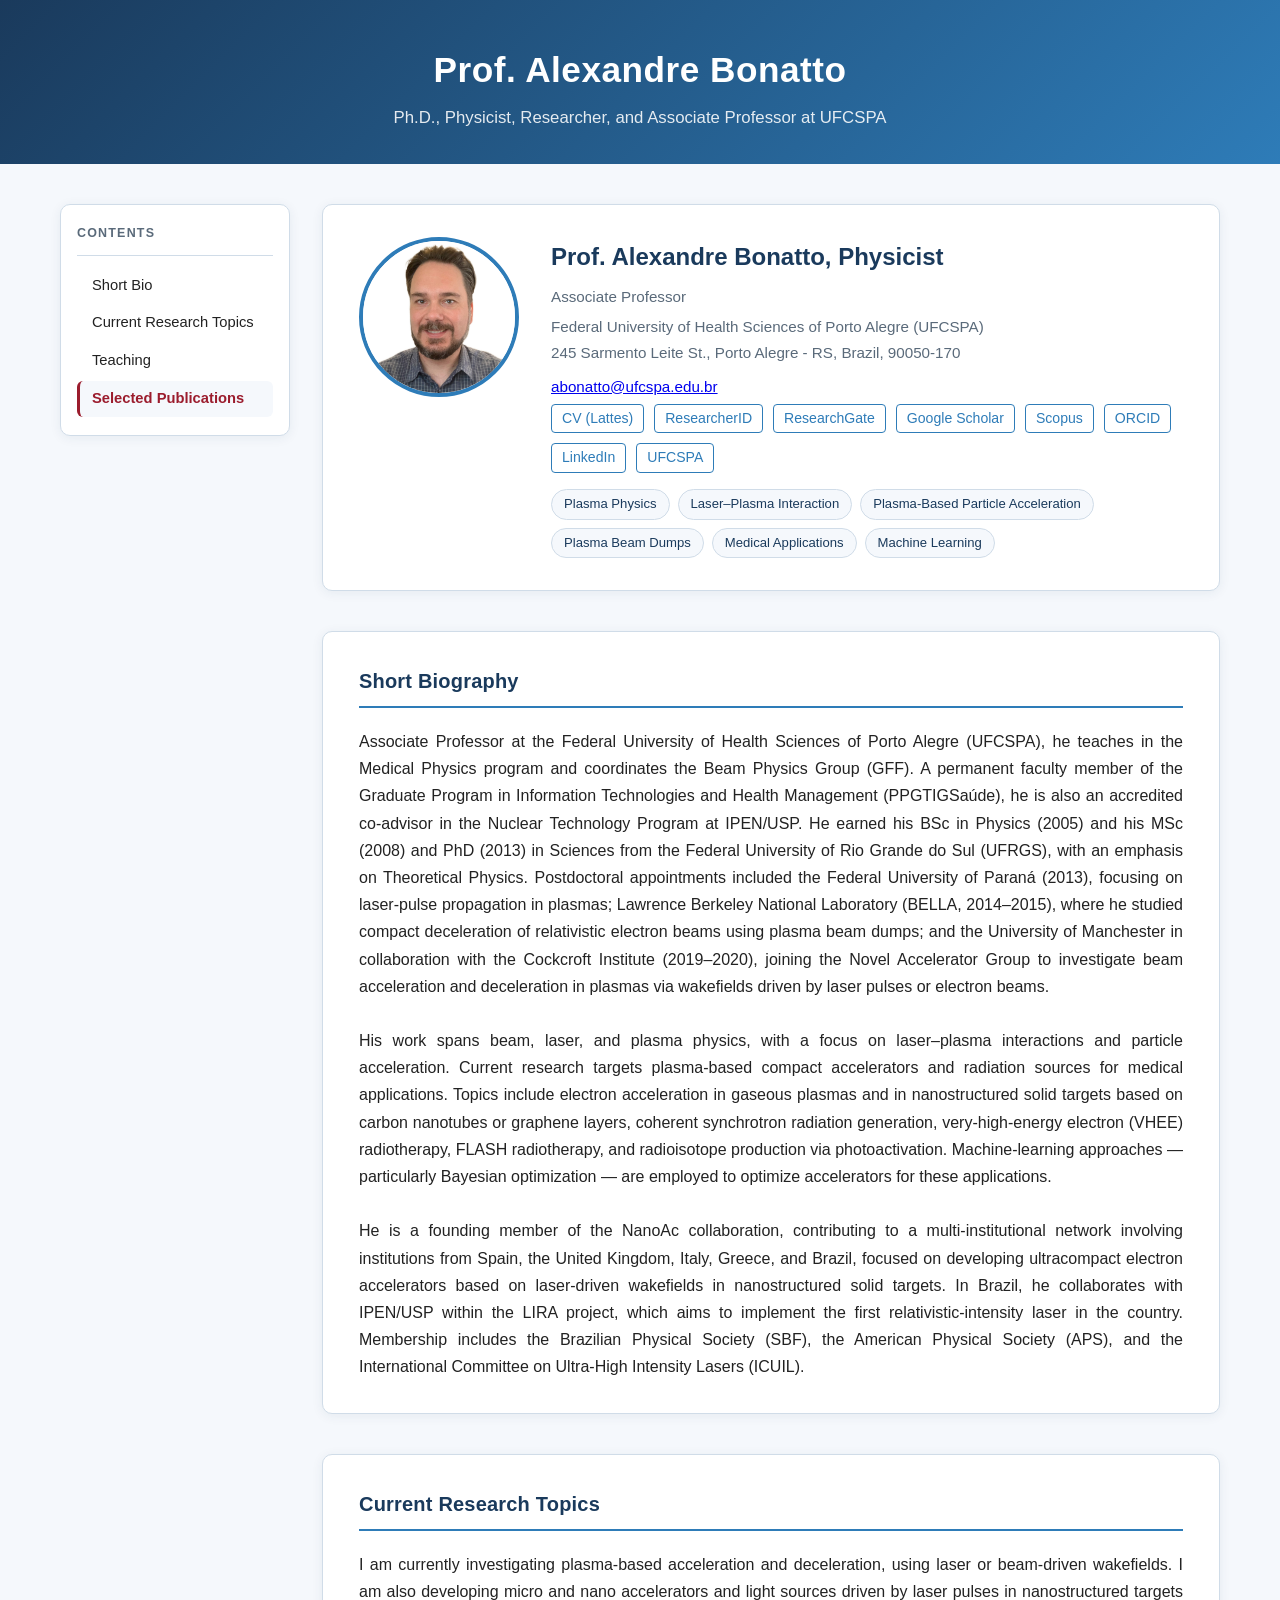
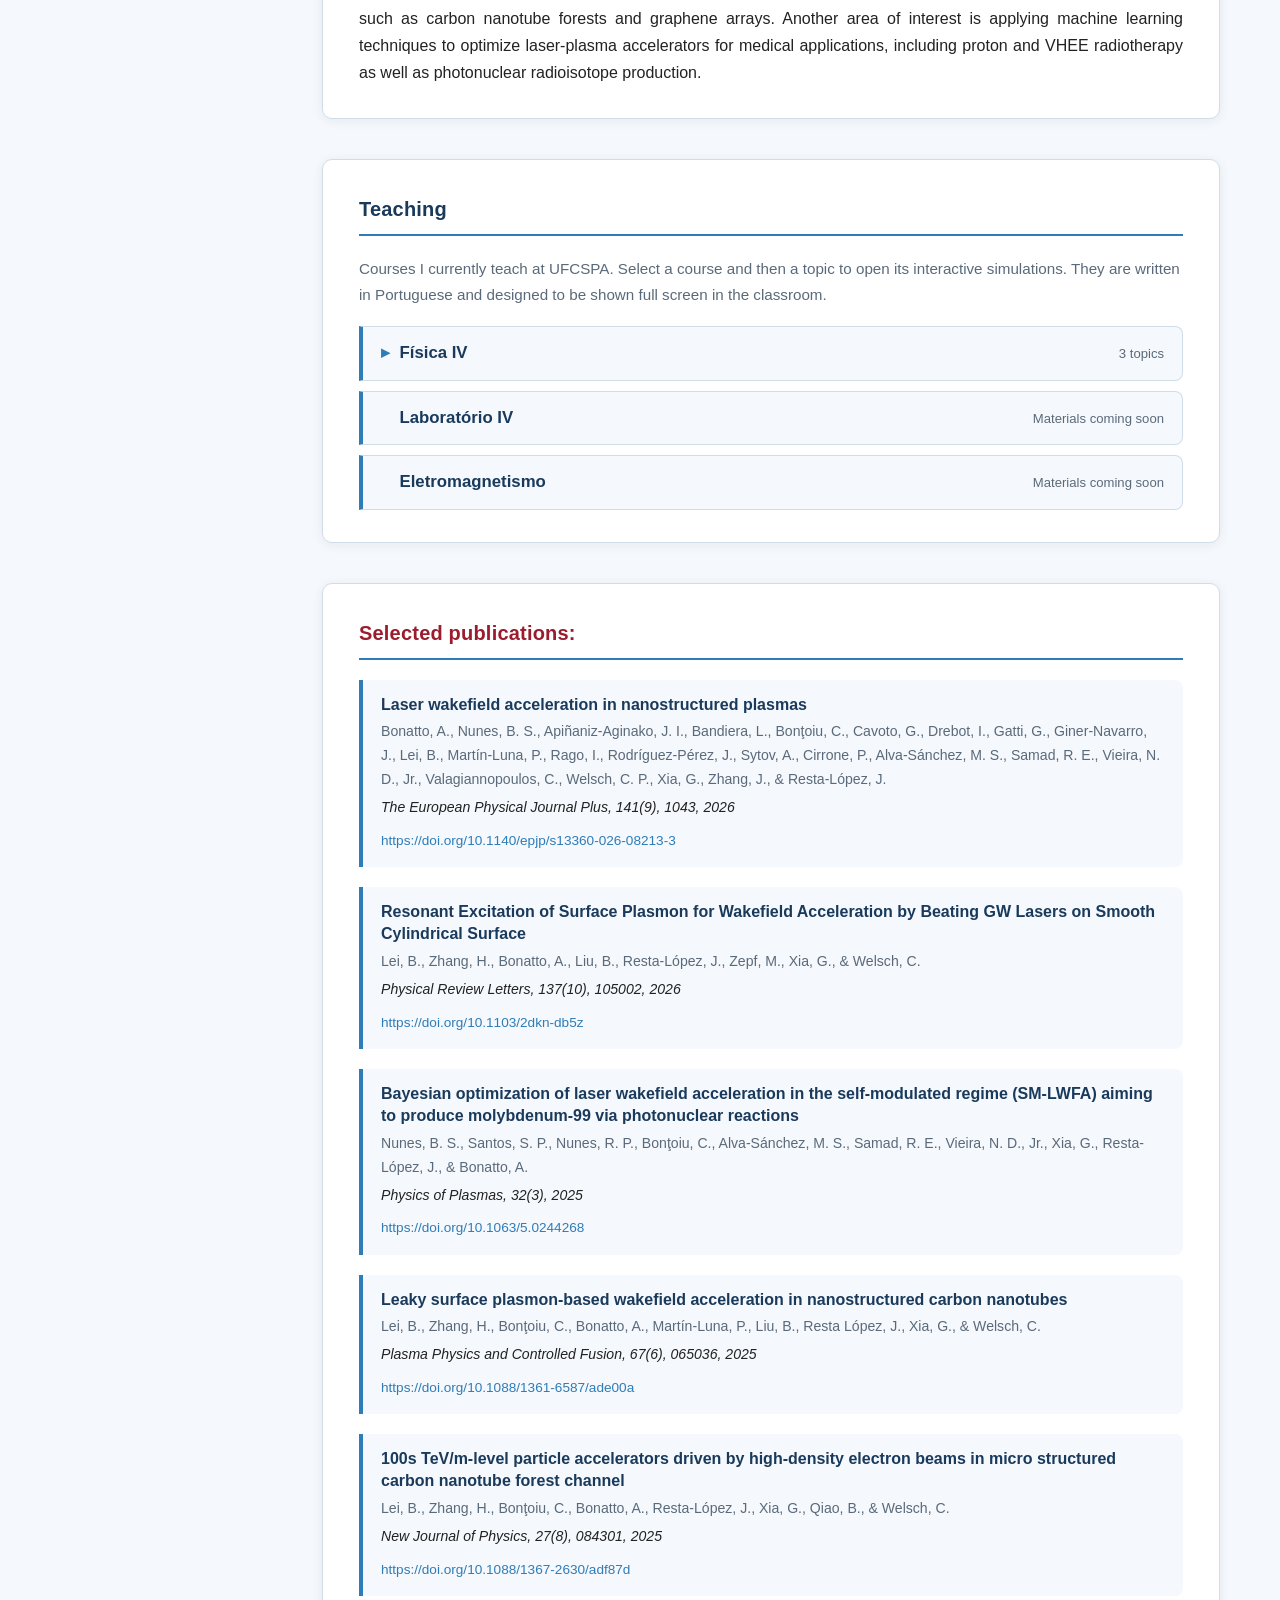
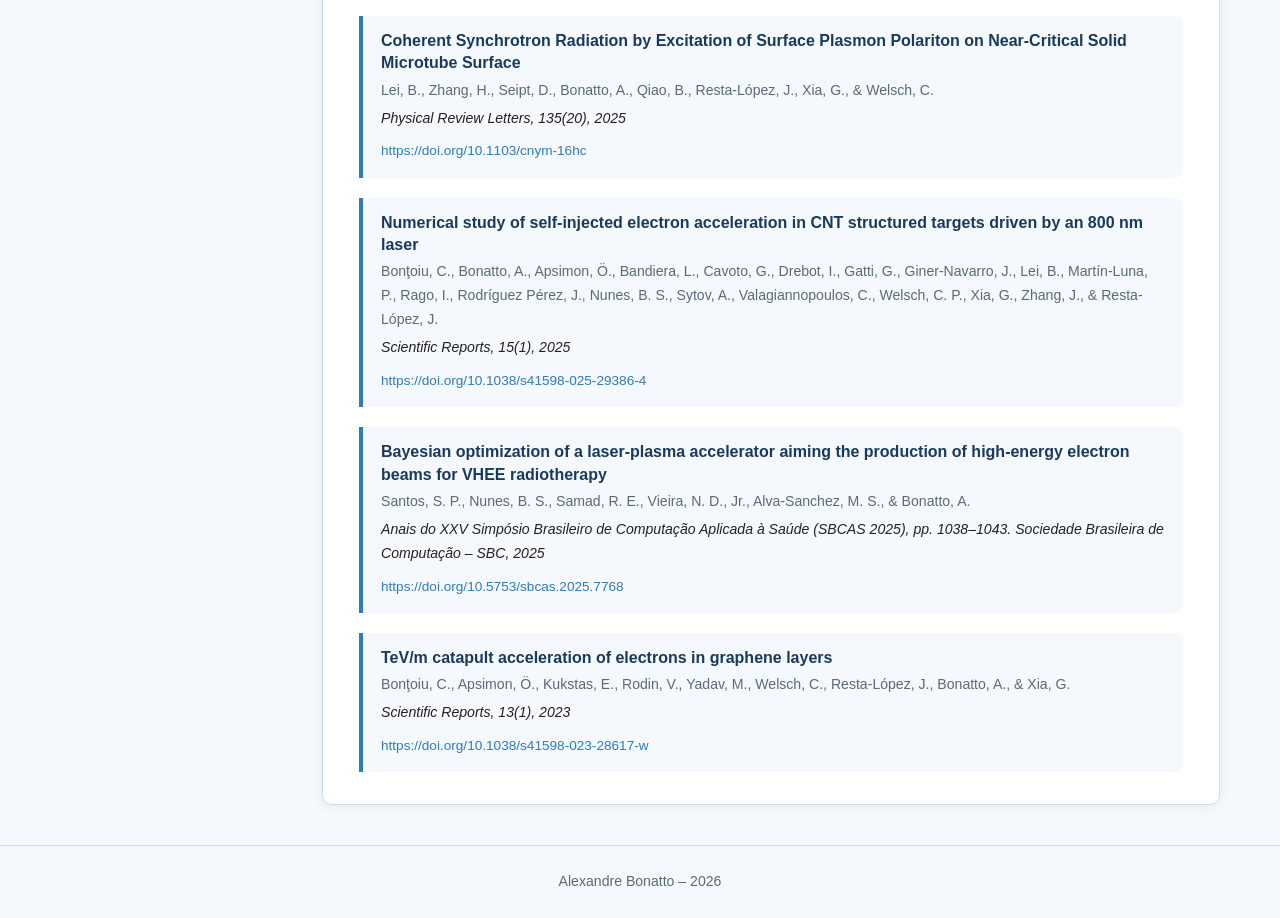
<file: index.html>
<!DOCTYPE html>
<html lang="en">
<head>
  <meta charset="UTF-8" />
  <meta name="viewport" content="width=device-width, initial-scale=1.0" />
  <title>Alexandre Bonatto's Personal Website</title>
  <link rel="stylesheet" href="styles.css?v=202611241101" />
</head>
<body>

  <header>
    <h1>Prof. Alexandre Bonatto</h1>
    <p class="subtitle">Ph.D., Physicist, Researcher, and Associate Professor at UFCSPA</p>
  </header>

  <div class="layout">

    <!-- ── Sidebar Navigation ── -->
    <aside class="sidebar">
      <nav class="side-nav" aria-label="Page sections">
        <h3 class="side-nav-title">Contents</h3>
        <ul>
          <li><a href="#short-bio" class="side-nav-link">Short Bio</a></li>
          <li><a href="#current-research" class="side-nav-link">Current Research Topics</a></li>
          <li><a href="#teaching" class="side-nav-link">Teaching</a></li>
          <li><a href="#publications" class="side-nav-link side-nav-link--featured">Selected Publications</a></li>
        </ul>
      </nav>
    </aside>

    <main>

      <!-- ── Profile Card ── -->
      <section class="card">
        <div class="profile">

          <div class="profile-photo">
            <!-- Replace the src attribute with the actual photo path, e.g. src="photo.jpg" -->
            <img src="foto_perfil.jpeg" alt="Alexandre Bonatto" />
          </div>

          <div class="profile-info">
            <h2>Prof. Alexandre Bonatto, Physicist</h2>
            <p class="position">Associate Professor</p>
            <p class="institution">
              Federal University of Health Sciences of Porto Alegre (UFCSPA)<br />
              245 Sarmento Leite St., Porto Alegre - RS, Brazil, 90050-170
            </p>
            <p class="position">
              <a href="mailto:abonatto@ufcspa.edu.br">abonatto@ufcspa.edu.br</a>
            </p>
            <div class="profile-links">
              <a href="http://lattes.cnpq.br/8679459929501905" target="_blank" rel="noopener noreferrer">CV (Lattes)</a>
              <a href="https://www.webofscience.com/wos/author/record/J-2126-2017" target="_blank" rel="noopener noreferrer">ResearcherID</a>
              <a href="https://www.researchgate.net/profile/A-Bonatto?ev=hdr_xprf" target="_blank" rel="noopener noreferrer">ResearchGate</a>
              <a href="https://scholar.google.com/citations?user=nNYCJhgAAAAJ&hl=en&oi=ao" target="_blank" rel="noopener noreferrer">Google Scholar</a>
              <a href="https://www.scopus.com/authid/detail.uri?authorId=55409409900" target="_blank" rel="noopener noreferrer">Scopus</a>
              <a href="https://orcid.org/0000-0003-1992-7116" target="_blank" rel="noopener noreferrer">ORCID</a>
              <a href="https://www.linkedin.com/in/alexandre-bonatto-rsbr/" target="_blank" rel="noopener noreferrer">LinkedIn</a>
              <a href="https://ufcspa.edu.br/english" target="_blank" rel="noopener noreferrer">UFCSPA</a>
            </div>
            <div class="profile-badges">
              <span class="badge">Plasma Physics</span>
              <span class="badge">Laser–Plasma Interaction</span>
              <span class="badge">Plasma-Based Particle Acceleration</span>
              <span class="badge">Plasma Beam Dumps</span>
              <span class="badge">Medical Applications</span>
              <span class="badge">Machine Learning</span>
            </div>
          </div>

        </div>
      </section>

      <!-- ── Biography ── -->
      <section id="short-bio" class="card">
        <h2 class="section-title">Short Biography</h2>
        <p class="bio-text">
          Associate Professor at the Federal University of Health Sciences of Porto Alegre (UFCSPA),
          he teaches in the Medical Physics program and coordinates the Beam Physics Group (GFF).
          A permanent faculty member of the Graduate Program in Information Technologies and Health
          Management (PPGTIGSaúde), he is also an accredited co-advisor in the Nuclear Technology
          Program at IPEN/USP. He earned his BSc in Physics (2005) and his MSc (2008) and PhD (2013)
          in Sciences from the Federal University of Rio Grande do Sul (UFRGS), with an emphasis on
          Theoretical Physics. Postdoctoral appointments included the Federal University of Paraná
          (2013), focusing on laser-pulse propagation in plasmas; Lawrence Berkeley National Laboratory
          (BELLA, 2014–2015), where he studied compact deceleration of relativistic electron beams
          using plasma beam dumps; and the University of Manchester in collaboration with the Cockcroft
          Institute (2019–2020), joining the Novel Accelerator Group to investigate beam acceleration
          and deceleration in plasmas via wakefields driven by laser pulses or electron beams.
        </p>
        <br />
        <p class="bio-text">
          His work spans beam, laser, and plasma physics, with a focus on laser–plasma interactions
          and particle acceleration. Current research targets plasma-based compact accelerators and
          radiation sources for medical applications. Topics include electron acceleration in gaseous
          plasmas and in nanostructured solid targets based on carbon nanotubes or graphene layers,
          coherent synchrotron radiation generation, very-high-energy electron (VHEE) radiotherapy,
          FLASH radiotherapy, and radioisotope production via photoactivation. Machine-learning
          approaches — particularly Bayesian optimization — are employed to optimize accelerators
          for these applications.
        </p>
        <br />
        <p class="bio-text">
          He is a founding member of the NanoAc collaboration, contributing to a multi-institutional
          network involving institutions from Spain, the United Kingdom, Italy, Greece, and Brazil,
          focused on developing ultracompact electron accelerators based on laser-driven wakefields in
          nanostructured solid targets. In Brazil, he collaborates with IPEN/USP within the LIRA
          project, which aims to implement the first relativistic-intensity laser in the country.
          Membership includes the Brazilian Physical Society (SBF), the American Physical Society
          (APS), and the International Committee on Ultra-High Intensity Lasers (ICUIL).
        </p>
      </section>

      <!-- ── Current Research Topics ── -->
      <section id="current-research" class="card">
        <h2 class="section-title">Current Research Topics</h2>
        <p class="bio-text">
          I am currently investigating plasma-based acceleration and deceleration, using laser or
          beam-driven wakefields. I am also developing micro and nano accelerators and light sources
          driven by laser pulses in nanostructured targets such as carbon nanotube forests and
          graphene arrays. Another area of interest is applying machine learning techniques to
          optimize laser-plasma accelerators for medical applications, including proton and VHEE
          radiotherapy as well as photonuclear radioisotope production.
        </p>
      </section>

      <!-- ── Teaching ── -->
      <!-- The course / topic / simulation tree below is rendered from teaching/catalog.js. -->
      <section id="teaching" class="card">
        <h2 class="section-title">Teaching</h2>
        <p class="teaching-intro">
          Courses I currently teach at UFCSPA. Select a course and then a topic to open its
          interactive simulations. They are written in Portuguese and designed to be shown
          full screen in the classroom.
        </p>
        <div id="teaching-tree" class="teaching-tree"></div>
        <noscript>
          <ul class="sim-list">
            <li><a href="teaching/fisica-iv/interferencia-difracao/soma-de-ondas.html">Física IV · Interferência e Difração · Soma de ondas senoidais</a></li>
            <li><a href="teaching/fisica-iv/interferencia-difracao/experimento-de-young.html">Física IV · Interferência e Difração · Experimento de Young</a></li>
            <li><a href="teaching/fisica-iv/interferencia-difracao/fenda-dupla.html">Física IV · Interferência e Difração · Fenda dupla: interferência e difração</a></li>
            <li><a href="teaching/fisica-iv/redes-de-difracao/fendas-multiplas.html">Física IV · Redes de Difração · Fendas múltiplas: intensidade e fasores</a></li>
            <li><a href="teaching/fisica-iv/redes-de-difracao/largura-dos-maximos.html">Física IV · Redes de Difração · Largura dos máximos principais</a></li>
            <li><a href="teaching/fisica-iv/redes-de-difracao/dispersao-e-resolucao.html">Física IV · Redes de Difração · Dispersão e poder de resolução</a></li>
            <li><a href="teaching/fisica-iv/redes-de-difracao/lei-de-bragg.html">Física IV · Redes de Difração · Difração de raios X: lei de Bragg</a></li>
            <li><a href="teaching/fisica-iv/relatividade/relogio-de-luz.html">Física IV · Relatividade · Relógio de luz em dois referenciais</a></li>
            <li><a href="teaching/fisica-iv/relatividade/adicao-de-velocidades.html">Física IV · Relatividade · Adição de velocidades</a></li>
          </ul>
        </noscript>
      </section>

      <!-- ── Publications ── -->
      <section id="publications" class="card">
        <h2 class="section-title">Selected publications:</h2>
        <p style="font-size:0.9rem; color:var(--muted); margin-bottom:20px;">
        </p>

        <ol class="publications-list">

          <li class="publication-item">
            <p class="publication-title">
              Laser wakefield acceleration in nanostructured plasmas
            </p>
            <p class="publication-authors">
              Bonatto, A., Nunes, B. S., Apiñaniz-Aginako, J. I., Bandiera, L.,
              Bonţoiu, C., Cavoto, G., Drebot, I., Gatti, G., Giner-Navarro, J.,
              Lei, B., Martín-Luna, P., Rago, I., Rodríguez-Pérez, J., Sytov, A.,
              Cirrone, P., Alva-Sánchez, M. S., Samad, R. E., Vieira, N. D., Jr.,
              Valagiannopoulos, C., Welsch, C. P., Xia, G., Zhang, J.,
              &amp; Resta-López, J.
            </p>
            <p class="publication-venue">
              <em>The European Physical Journal Plus</em>, 141(9), 1043, 2026
            </p>
            <p class="publication-doi">
              <a href="https://doi.org/10.1140/epjp/s13360-026-08213-3" target="_blank" rel="noopener noreferrer">
                https://doi.org/10.1140/epjp/s13360-026-08213-3
              </a>
            </p>
          </li>

          <li class="publication-item">
            <p class="publication-title">
              Resonant Excitation of Surface Plasmon for Wakefield Acceleration by Beating
              GW Lasers on Smooth Cylindrical Surface
            </p>
            <p class="publication-authors">
              Lei, B., Zhang, H., Bonatto, A., Liu, B., Resta-López, J., Zepf, M.,
              Xia, G., &amp; Welsch, C.
            </p>
            <p class="publication-venue">
              <em>Physical Review Letters</em>, 137(10), 105002, 2026
            </p>
            <p class="publication-doi">
              <a href="https://doi.org/10.1103/2dkn-db5z" target="_blank" rel="noopener noreferrer">
                https://doi.org/10.1103/2dkn-db5z
              </a>
            </p>
          </li>

          <li class="publication-item">
            <p class="publication-title">
              Bayesian optimization of laser wakefield acceleration in the self-modulated regime
              (SM-LWFA) aiming to produce molybdenum-99 via photonuclear reactions
            </p>
            <p class="publication-authors">
              Nunes, B. S., Santos, S. P., Nunes, R. P., Bonţoiu, C., Alva-Sánchez, M. S.,
              Samad, R. E., Vieira, N. D., Jr., Xia, G., Resta-López, J., &amp; Bonatto, A.
            </p>
            <p class="publication-venue">
              <em>Physics of Plasmas</em>, 32(3), 2025
            </p>
            <p class="publication-doi">
              <a href="https://doi.org/10.1063/5.0244268" target="_blank" rel="noopener noreferrer">
                https://doi.org/10.1063/5.0244268
              </a>
            </p>
          </li>

          <li class="publication-item">
            <p class="publication-title">
              Leaky surface plasmon-based wakefield acceleration in nanostructured carbon nanotubes
            </p>
            <p class="publication-authors">
              Lei, B., Zhang, H., Bonţoiu, C., Bonatto, A., Martín-Luna, P., Liu, B.,
              Resta López, J., Xia, G., &amp; Welsch, C.
            </p>
            <p class="publication-venue">
              <em>Plasma Physics and Controlled Fusion</em>, 67(6), 065036, 2025
            </p>
            <p class="publication-doi">
              <a href="https://doi.org/10.1088/1361-6587/ade00a" target="_blank" rel="noopener noreferrer">
                https://doi.org/10.1088/1361-6587/ade00a
              </a>
            </p>
          </li>

          <li class="publication-item">
            <p class="publication-title">
              100s TeV/m-level particle accelerators driven by high-density electron beams
              in micro structured carbon nanotube forest channel
            </p>
            <p class="publication-authors">
              Lei, B., Zhang, H., Bonţoiu, C., Bonatto, A., Resta-López, J., Xia, G.,
              Qiao, B., &amp; Welsch, C.
            </p>
            <p class="publication-venue">
              <em>New Journal of Physics</em>, 27(8), 084301, 2025
            </p>
            <p class="publication-doi">
              <a href="https://doi.org/10.1088/1367-2630/adf87d" target="_blank" rel="noopener noreferrer">
                https://doi.org/10.1088/1367-2630/adf87d
              </a>
            </p>
          </li>

          <li class="publication-item">
            <p class="publication-title">
              Coherent Synchrotron Radiation by Excitation of Surface Plasmon Polariton
              on Near-Critical Solid Microtube Surface
            </p>
            <p class="publication-authors">
              Lei, B., Zhang, H., Seipt, D., Bonatto, A., Qiao, B., Resta-López, J.,
              Xia, G., &amp; Welsch, C.
            </p>
            <p class="publication-venue">
              <em>Physical Review Letters</em>, 135(20), 2025
            </p>
            <p class="publication-doi">
              <a href="https://doi.org/10.1103/cnym-16hc" target="_blank" rel="noopener noreferrer">
                https://doi.org/10.1103/cnym-16hc
              </a>
            </p>
          </li>

          <li class="publication-item">
            <p class="publication-title">
              Numerical study of self-injected electron acceleration in CNT structured targets
              driven by an 800 nm laser
            </p>
            <p class="publication-authors">
              Bonţoiu, C., Bonatto, A., Apsimon, Ö., Bandiera, L., Cavoto, G., Drebot, I.,
              Gatti, G., Giner-Navarro, J., Lei, B., Martín-Luna, P., Rago, I.,
              Rodríguez Pérez, J., Nunes, B. S., Sytov, A., Valagiannopoulos, C.,
              Welsch, C. P., Xia, G., Zhang, J., &amp; Resta-López, J.
            </p>
            <p class="publication-venue">
              <em>Scientific Reports</em>, 15(1), 2025
            </p>
            <p class="publication-doi">
              <a href="https://doi.org/10.1038/s41598-025-29386-4" target="_blank" rel="noopener noreferrer">
                https://doi.org/10.1038/s41598-025-29386-4
              </a>
            </p>
          </li>

          <li class="publication-item">
            <p class="publication-title">
              Bayesian optimization of a laser-plasma accelerator aiming the production
              of high-energy electron beams for VHEE radiotherapy
            </p>
            <p class="publication-authors">
              Santos, S. P., Nunes, B. S., Samad, R. E., Vieira, N. D., Jr.,
              Alva-Sanchez, M. S., &amp; Bonatto, A.
            </p>
            <p class="publication-venue">
              <em>Anais do XXV Simpósio Brasileiro de Computação Aplicada à Saúde
              (SBCAS 2025)</em>, pp. 1038–1043. Sociedade Brasileira de Computação – SBC, 2025
            </p>
            <p class="publication-doi">
              <a href="https://doi.org/10.5753/sbcas.2025.7768" target="_blank" rel="noopener noreferrer">
                https://doi.org/10.5753/sbcas.2025.7768
              </a>
            </p>
          </li>

          <li class="publication-item">
            <p class="publication-title">
              TeV/m catapult acceleration of electrons in graphene layers
            </p>
            <p class="publication-authors">
              Bonţoiu, C., Apsimon, Ö., Kukstas, E., Rodin, V., Yadav, M., Welsch, C.,
              Resta-López, J., Bonatto, A., &amp; Xia, G.
            </p>
            <p class="publication-venue">
              <em>Scientific Reports</em>, 13(1), 2023
            </p>
            <p class="publication-doi">
              <a href="https://doi.org/10.1038/s41598-023-28617-w" target="_blank" rel="noopener noreferrer">
                https://doi.org/10.1038/s41598-023-28617-w
              </a>
            </p>
          </li>

        </ol>
      </section>

    </main>

  </div>

  <footer>
    <p>Alexandre Bonatto &ndash; 2026</p>
  </footer>

  <script src="teaching/catalog.js?v=202611241101"></script>
  <script>
    // Teaching: build the course > topic > simulation tree from teaching/catalog.js.
    (function () {
      const box = document.getElementById('teaching-tree');
      const T = window.TEACHING;
      if (!box || !T) return;
      const el = (tag, cls, txt) => {
        const e = document.createElement(tag);
        if (cls) e.className = cls;
        if (txt != null) e.textContent = txt;
        return e;
      };
      const plural = (n, one, many) => n + ' ' + (n === 1 ? one : many);

      T.courses.forEach(course => {
        if (!course.topics.length) {
          const row = el('div', 'course course--empty');
          row.append(el('span', 'course-name', course.name), el('span', 'course-meta', 'Materials coming soon'));
          box.append(row);
          return;
        }
        const c = el('details', 'course');
        const cs = el('summary');
        cs.append(el('span', 'course-name', course.name), el('span', 'course-meta', plural(course.topics.length, 'topic', 'topics')));
        c.append(cs);
        const body = el('div', 'course-body');
        course.topics.forEach(topic => {
          const t = el('details', 'topic');
          const ts = el('summary');
          ts.append(el('span', 'topic-name', topic.name), el('span', 'course-meta', plural(topic.sims.length, 'simulation', 'simulations')));
          t.append(ts);
          const list = el('ul', 'sim-list');
          topic.sims.forEach(sim => {
            const li = el('li');
            const a = el('a', 'sim-link');
            a.href = 'teaching/' + course.id + '/' + topic.id + '/' + sim.slug + '.html';
            a.append(el('span', 'sim-name', sim.name), el('span', 'sim-desc', sim.desc));
            li.append(a);
            list.append(li);
          });
          t.append(list);
          body.append(t);
        });
        c.append(body);
        box.append(c);
      });

      // Coming back from a simulation ("← Teaching"): reopen the tree where the visitor left it.
      if (location.hash === '#teaching') {
        box.querySelectorAll('details').forEach(d => { d.open = true; });
        document.getElementById('teaching').scrollIntoView({ behavior: 'instant', block: 'start' });
      }
    })();
  </script>

  <script>
    // Scroll-spy: highlight the sidebar link of the section currently in view.
    (function () {
      const links = document.querySelectorAll('.side-nav-link');
      const targets = Array.from(links)
        .map(l => document.querySelector(l.getAttribute('href')))
        .filter(Boolean);

      if (!('IntersectionObserver' in window) || targets.length === 0) return;

      const setActive = (id) => {
        links.forEach(l => {
          l.classList.toggle('active', l.getAttribute('href') === '#' + id);
        });
      };

      const observer = new IntersectionObserver((entries) => {
        // Pick the visible entry closest to the top of the viewport.
        const visible = entries
          .filter(e => e.isIntersecting)
          .sort((a, b) => a.boundingClientRect.top - b.boundingClientRect.top);
        if (visible.length) setActive(visible[0].target.id);
      }, { rootMargin: '-25% 0px -60% 0px', threshold: 0 });

      targets.forEach(t => observer.observe(t));
    })();
  </script>

</body>
</html>
</file>
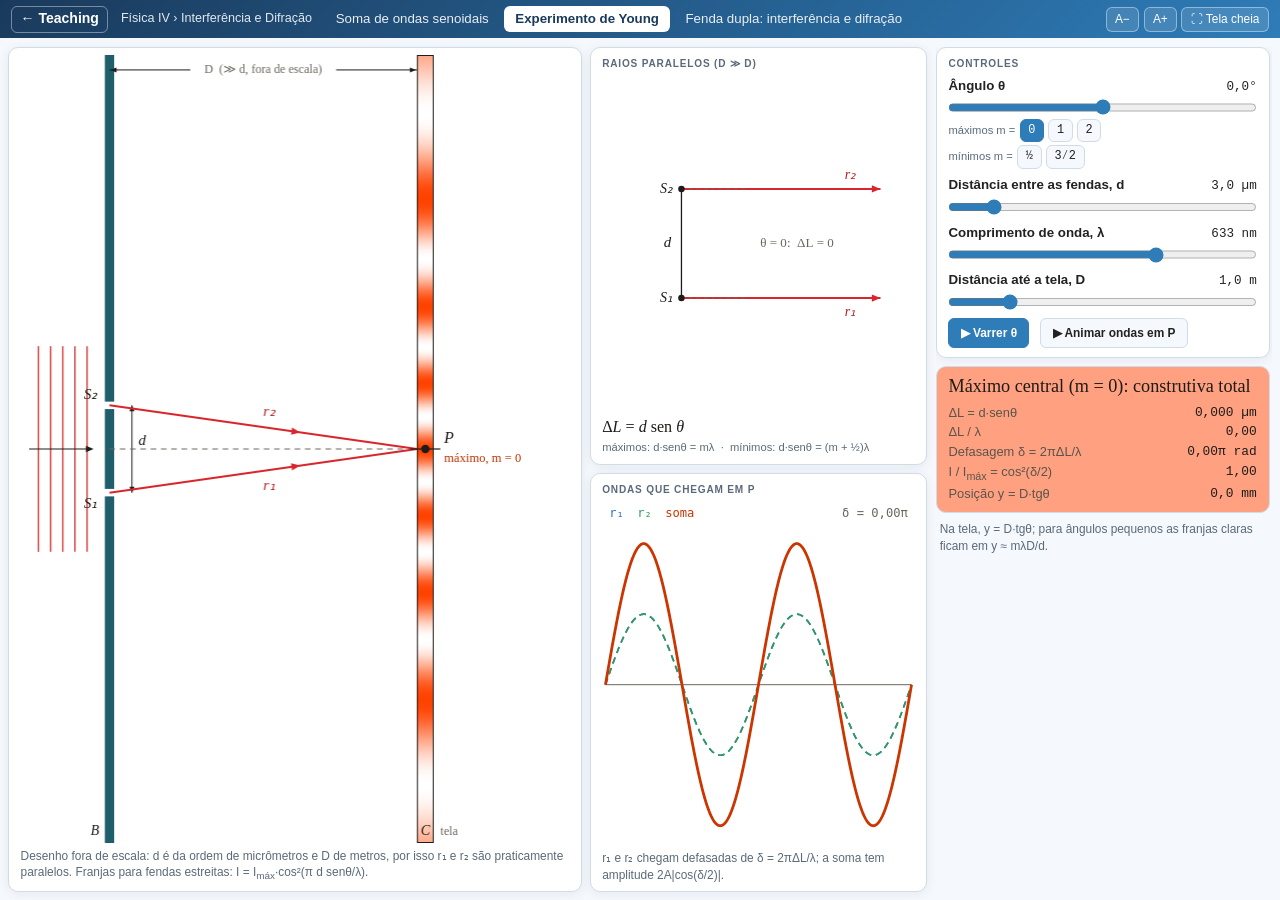
<file: teaching/fisica-iv/interferencia-difracao/experimento-de-young.html>
<!DOCTYPE html>
<html lang="pt-BR">
<head>
  <meta charset="UTF-8" />
  <meta name="viewport" content="width=device-width, initial-scale=1.0" />
  <title>Experimento de Young · Física IV · Prof. Alexandre Bonatto</title>
  <meta name="description" content="Simulação do experimento de Young: diferença de caminho ΔL = d·senθ e posição das franjas de interferência." />
  <link rel="stylesheet" href="../../assets/sim.css?v=202611241101" />
</head>
<body data-course="fisica-iv" data-topic="interferencia-difracao" data-sim="experimento-de-young">

  <main class="stage three">
    <h1 class="sr-only">Experimento de Young: posição das franjas</h1>

    <section class="view">
      <div class="sheet grow">
        <div class="cv tall"><canvas id="geo" aria-label="Fendas, raios até P e franjas na tela"></canvas></div>
        <p class="note">Desenho fora de escala: d é da ordem de micrômetros e D de metros, por isso r₁ e r₂ são praticamente paralelos. Franjas para fendas estreitas: I = I<sub>máx</sub>·cos²(π d senθ/λ).</p>
      </div>
    </section>

    <section class="col">
      <div class="sheet grow">
        <h2>Raios paralelos (D ≫ d)</h2>
        <div class="cv"><canvas id="zoom" aria-label="Triângulo com d, θ e ΔL"></canvas></div>
        <div class="eqs">
          <span>Δ<span class="v">L</span> = <span class="v">d</span> sen <span class="v">θ</span></span>
          <small>máximos: d·senθ = mλ &nbsp;·&nbsp; mínimos: d·senθ = (m + ½)λ</small>
        </div>
      </div>
      <div class="sheet grow">
        <h2>Ondas que chegam em P</h2>
        <div class="cv wide"><canvas id="waves" aria-label="Ondas de S1 e S2 em P e sua soma"></canvas></div>
        <p class="note">r₁ e r₂ chegam defasadas de δ = 2πΔL/λ; a soma tem amplitude 2A|cos(δ/2)|.</p>
      </div>
    </section>

    <aside class="panel">
      <div class="card">
        <h2>Controles</h2>
        <div class="ctrl">
          <label for="theta"><span>Ângulo θ</span><output id="thetaOut" for="theta">0,0°</output></label>
          <input type="range" id="theta" min="-30" max="30" step="0.1" value="0" />
          <div class="presets" id="maxBtns"><span class="lbl">máximos m =</span></div>
          <div class="presets" id="minBtns"><span class="lbl">mínimos m =</span></div>
        </div>
        <div class="ctrl">
          <label for="d"><span>Distância entre as fendas, d</span><output id="dOut" for="d">3,0 µm</output></label>
          <input type="range" id="d" min="0.5" max="20" step="0.1" value="3" />
        </div>
        <div class="ctrl">
          <label for="lambda"><span>Comprimento de onda, λ</span><output id="lambdaOut" for="lambda">633 nm</output></label>
          <input type="range" id="lambda" min="380" max="750" step="1" value="633" />
        </div>
        <div class="ctrl">
          <label for="D"><span>Distância até a tela, D</span><output id="DOut" for="D">1,0 m</output></label>
          <input type="range" id="D" min="0.1" max="5" step="0.1" value="1" />
        </div>
        <div class="ctrl row">
          <button type="button" class="btn primary" id="play">▶ Varrer θ</button>
          <button type="button" class="btn" id="playWaves">▶ Animar ondas em P</button>
        </div>
      </div>

      <div class="readout" id="readout" aria-live="polite">
        <p class="status" id="status">Máximo central (m = 0)</p>
        <dl>
          <dt>ΔL = d·senθ</dt><dd id="dLOut">0,000 µm</dd>
          <dt>ΔL / λ</dt><dd id="ratioOut">0,00</dd>
          <dt>Defasagem δ = 2πΔL/λ</dt><dd id="deltaOut">0,00π rad</dd>
          <dt>I / I<sub>máx</sub> = cos²(δ/2)</dt><dd id="intOut">1,00</dd>
          <dt>Posição y = D·tgθ</dt><dd id="yOut">0,0 mm</dd>
        </dl>
      </div>

      <p class="note">Na tela, y = D·tgθ; para ângulos pequenos as franjas claras ficam em y ≈ mλD/d.</p>
    </aside>
  </main>

  <script src="../../catalog.js?v=202611241101"></script>
  <script src="../../assets/sim.js?v=202611241101"></script>
  <script>
  (function () {
    const { fmt, size, watch, line, arrowHead, label, wlToRGB } = Sim;
    // unidades: d em µm, λ em nm, D em m, θ em graus
    const state = { theta: 0, d: 3, lambda: 633, D: 1, playing: false, dir: 1, wavesOn: false, t: 0 };
    const SWEEP = 6, DEG = Math.PI / 180, TMAX = 30;
    const RAY = '#d9262c', RAYT = '#b71f25', GREEN = '#1f8f5f', INK = '#1e1c19', GREY = '#6c675e';
    const $ = id => document.getElementById(id);
    const geo = $('geo'), zoom = $('zoom'), wv = $('waves');
    const lamUm = () => state.lambda / 1000;
    const dL = () => state.d * Math.sin(state.theta * DEG);      // µm
    const q = () => dL() / lamUm();                              // ΔL/λ
    const intensity = () => { const c = Math.cos(Math.PI * q()); return c * c; };

    let col = [255, 0, 0];
    const mixWhite = (v, w) => Math.round(255 + (v - 255) * w);
    const tint = w => `rgb(${mixWhite(col[0], w)},${mixWhite(col[1], w)},${mixWhite(col[2], w)})`;
    const dark = w => `rgb(${Math.round(col[0] * w)},${Math.round(col[1] * w)},${Math.round(col[2] * w)})`;

    // pé da perpendicular do ponto "near" sobre a reta que sai de "far" na direção (dx,dy)
    function footOf(near, far, dx, dy) {
      const L = Math.hypot(dx, dy), ux = dx / L, uy = dy / L, t = (near[0] - far[0]) * ux + (near[1] - far[1]) * uy;
      return [far[0] + t * ux, far[1] + t * uy];
    }
    function classify() {
      const r = q(), m = Math.round(r), mh = Math.floor(r) + 0.5;
      if (Math.abs(r - m) < 0.03) return { kind: 'max', m };
      if (Math.abs(r - mh) < 0.03) return { kind: 'min', m: Math.floor(r) };
      return { kind: 'mid' };
    }

    function drawGeo() {
      const s = size(geo); if (!s) return;
      const { w: W, h: H, k, ctx: c } = s;
      c.clearRect(0, 0, W, H); c.fillStyle = '#fff'; c.fillRect(0, 0, W, H);
      const cy = H / 2, sw = 18 * k, labelSpace = 150 * k;
      const xb = Math.max(0.12 * W, 100 * k);
      const Dpx = Math.max(60, Math.min(0.80 * H, W - xb - sw - labelSpace));
      const xs = xb + Dpx;
      const dpx = H * (0.08 + 0.24 * (state.d - 0.5) / 19.5);
      const S2 = [xb, cy - dpx / 2], S1 = [xb, cy + dpx / 2];
      const th = state.theta * DEG, yP = cy - Dpx * Math.tan(th), P = [xs, yP];

      // onda plana incidente
      for (let i = 0; i < 5; i++) { const x = xb - 76 * k + i * 13 * k; line(c, x, cy - dpx * 0.9 - 26 * k, x, cy + dpx * 0.9 + 26 * k, '#d9534f', 1.7 * k); }
      line(c, xb - 86 * k, cy, xb - 20 * k, cy, INK, 1.3 * k); arrowHead(c, xb - 17 * k, cy, 0, 9 * k, INK);

      // franjas na tela: I(y) = cos²(π d senθ(y)/λ)
      const lam = lamUm();
      for (let y = 0; y < H; y++) {
        const t = Math.atan((cy - y) / Dpx), cc = Math.cos(Math.PI * state.d * Math.sin(t) / lam);
        c.fillStyle = tint(cc * cc); c.fillRect(xs, y, sw, 1);
      }
      c.strokeStyle = INK; c.lineWidth = 1; c.strokeRect(xs + 0.5, 0.5, sw - 1, H - 1);
      label(c, 'C', xs + sw / 2, H - 12 * k, { align: 'center', italic: true, size: 15 * k });
      label(c, 'tela', xs + sw + 7 * k, H - 12 * k, { color: GREY, size: 13 * k });

      // anteparo com as duas fendas
      const bw = 10 * k, gap = 8 * k;
      c.fillStyle = '#1f5f6b';
      c.fillRect(xb - bw / 2, 0, bw, S2[1] - gap / 2);
      c.fillRect(xb - bw / 2, S2[1] + gap / 2, bw, S1[1] - S2[1] - gap);
      c.fillRect(xb - bw / 2, S1[1] + gap / 2, bw, H - S1[1] - gap / 2);
      label(c, 'B', xb - bw / 2 - 6 * k, H - 12 * k, { align: 'right', italic: true, size: 15 * k });
      label(c, 'S₂', xb - 13 * k, S2[1] - 11 * k, { align: 'right', italic: true, size: 16 * k });
      label(c, 'S₁', xb - 13 * k, S1[1] + 12 * k, { align: 'right', italic: true, size: 16 * k });
      // cota d
      const xd = xb + 24 * k;
      line(c, xd, S2[1], xd, S1[1], INK, 1); arrowHead(c, xd, S2[1], -Math.PI / 2, 7 * k, INK); arrowHead(c, xd, S1[1], Math.PI / 2, 7 * k, INK);
      label(c, 'd', xd + 7 * k, cy - 9 * k, { italic: true, size: 16 * k });
      // cota D no topo
      const yD = 16 * k;
      line(c, xb, yD, xs, yD, INK, 1); arrowHead(c, xb + 1, yD, Math.PI, 7 * k, INK); arrowHead(c, xs - 1, yD, 0, 7 * k, INK);
      c.fillStyle = '#fff'; c.fillRect((xb + xs) / 2 - 78 * k, yD - 9 * k, 156 * k, 18 * k);
      label(c, 'D  (≫ d, fora de escala)', (xb + xs) / 2, yD, { align: 'center', size: 13 * k, color: GREY });

      // eixo central tracejado e arco de θ
      line(c, xb, cy, xs, cy, GREY, 1, [6 * k, 5 * k]);
      const arcR = Math.min(80 * k, Dpx * 0.3);
      c.save(); c.strokeStyle = INK; c.lineWidth = 1.3 * k; c.beginPath();
      if (th >= 0) c.arc(xb, cy, arcR, -th, 0); else c.arc(xb, cy, arcR, 0, -th); c.stroke(); c.restore();
      if (Math.abs(th) > 1.5 * DEG) label(c, 'θ', xb + arcR + 9 * k, cy - Math.sin(th / 2) * (arcR + 4 * k), { italic: true, size: 17 * k });

      // raios r1 (de S1) e r2 (de S2) até P
      line(c, S1[0], S1[1], P[0], P[1], RAY, 2.2 * k); line(c, S2[0], S2[1], P[0], P[1], RAY, 2.2 * k);
      const a1 = Math.atan2(P[1] - S1[1], P[0] - S1[0]), a2 = Math.atan2(P[1] - S2[1], P[0] - S2[0]);
      arrowHead(c, S1[0] + (P[0] - S1[0]) * 0.62, S1[1] + (P[1] - S1[1]) * 0.62, a1, 10 * k, RAY);
      arrowHead(c, S2[0] + (P[0] - S2[0]) * 0.62, S2[1] + (P[1] - S2[1]) * 0.62, a2, 10 * k, RAY);
      label(c, 'r₁', S1[0] + (P[0] - S1[0]) * 0.5, S1[1] + (P[1] - S1[1]) * 0.5 + 16 * k, { italic: true, size: 16 * k, color: RAYT });
      label(c, 'r₂', S2[0] + (P[0] - S2[0]) * 0.5, S2[1] + (P[1] - S2[1]) * 0.5 - 16 * k, { italic: true, size: 16 * k, color: RAYT });

      // ΔL: perpendicular da fenda mais próxima de P sobre o raio da fenda mais distante
      if (Math.abs(th) > 0.3 * DEG) {
        const near = th >= 0 ? S2 : S1, far = th >= 0 ? S1 : S2;
        const b = footOf(near, far, P[0] - far[0], P[1] - far[1]);
        line(c, near[0], near[1], b[0], b[1], GREY, 1, [3 * k, 3 * k]);
        line(c, far[0], far[1], b[0], b[1], GREEN, 5 * k);
        const L = Math.hypot(P[0] - far[0], P[1] - far[1]), ux = (P[0] - far[0]) / L, uy = (P[1] - far[1]) / L;
        const sz = 8 * k, nx = th >= 0 ? -uy : uy, ny = th >= 0 ? ux : -ux;
        c.save(); c.strokeStyle = GREY; c.lineWidth = 1; c.beginPath();
        c.moveTo(b[0] - ux * sz, b[1] - uy * sz); c.lineTo(b[0] - ux * sz + nx * sz, b[1] - uy * sz + ny * sz); c.lineTo(b[0] + nx * sz, b[1] + ny * sz); c.stroke(); c.restore();
        label(c, 'b', b[0] + 9 * k, b[1] + (th >= 0 ? -10 : 12) * k, { italic: true, size: 15 * k });
        label(c, 'ΔL', (far[0] + b[0]) / 2 + 7 * k, (far[1] + b[1]) / 2 + (th >= 0 ? 22 : -22) * k, { italic: true, size: 16 * k, color: GREEN, align: 'center' });
      }

      // ponto P e tipo de franja
      c.fillStyle = INK; c.beginPath(); c.arc(P[0] + sw / 2, P[1], 4.5 * k, 0, 2 * Math.PI); c.fill();
      line(c, P[0] - 7 * k, P[1], P[0] + sw + 7 * k, P[1], INK, 1.3 * k);
      label(c, 'P', P[0] + sw + 11 * k, P[1] - 11 * k, { italic: true, size: 17 * k });
      const kd = classify();
      const txt = kd.kind === 'max' ? `máximo, m = ${kd.m}` : kd.kind === 'min' ? `mínimo, ΔL = ${fmt(kd.m + 0.5, 1)}λ` : `I/Imáx = ${fmt(intensity(), 2)}`;
      label(c, txt, P[0] + sw + 11 * k, P[1] + 10 * k, { size: 13.5 * k, color: kd.kind === 'max' ? dark(0.75) : kd.kind === 'min' ? INK : GREY });
      // cota y, na margem direita
      if (Math.abs(yP - cy) > 14 * k) {
        const xy = Math.min(W - 16 * k, xs + sw + labelSpace - 18 * k);
        line(c, xy, cy, xy, yP, GREY, 1); arrowHead(c, xy, yP, yP < cy ? -Math.PI / 2 : Math.PI / 2, 7 * k, GREY);
        line(c, xs + sw, cy, xy + 5 * k, cy, GREY, 1, [2 * k, 3 * k]);
        label(c, 'y', xy - 12 * k, (cy + yP) / 2 + (yP < cy ? 14 : -14) * k, { italic: true, size: 16 * k, color: GREY });
      }
    }

    function drawZoom() {
      const s = size(zoom); if (!s) return;
      const { w: W, h: H, k, ctx: c } = s;
      c.clearRect(0, 0, W, H); c.fillStyle = '#fff'; c.fillRect(0, 0, W, H);
      const th = state.theta * DEG, dpx = Math.min(H * 0.5, W * 0.34), x0 = W * 0.26, cy = H / 2;
      const S2 = [x0, cy - dpx / 2], S1 = [x0, cy + dpx / 2];
      const ux = Math.cos(th), uy = -Math.sin(th), L = W * 0.62;
      line(c, S1[0], S1[1], S1[0] + ux * L, S1[1] + uy * L, RAY, 2.2 * k); line(c, S2[0], S2[1], S2[0] + ux * L, S2[1] + uy * L, RAY, 2.2 * k);
      arrowHead(c, S1[0] + ux * L, S1[1] + uy * L, -th, 10 * k, RAY); arrowHead(c, S2[0] + ux * L, S2[1] + uy * L, -th, 10 * k, RAY);
      label(c, 'r₁', S1[0] + ux * L * 0.82, S1[1] + uy * L * 0.82 + 15 * k, { italic: true, size: 15 * k, color: RAYT });
      label(c, 'r₂', S2[0] + ux * L * 0.82, S2[1] + uy * L * 0.82 - 15 * k, { italic: true, size: 15 * k, color: RAYT });
      line(c, S1[0], S1[1], S1[0] + 70 * k, S1[1], GREY, 1, [4 * k, 4 * k]); line(c, S2[0], S2[1], S2[0] + 70 * k, S2[1], GREY, 1, [4 * k, 4 * k]);
      line(c, S1[0], S1[1], S2[0], S2[1], INK, 1.4 * k);
      c.fillStyle = INK; [S1, S2].forEach(p => { c.beginPath(); c.arc(p[0], p[1], 3.5 * k, 0, 2 * Math.PI); c.fill(); });
      label(c, 'S₂', S2[0] - 9 * k, S2[1], { align: 'right', italic: true, size: 15 * k });
      label(c, 'S₁', S1[0] - 9 * k, S1[1], { align: 'right', italic: true, size: 15 * k });
      label(c, 'd', S1[0] - 11 * k, cy, { align: 'right', italic: true, size: 16 * k });
      c.save(); c.strokeStyle = INK; c.lineWidth = 1;
      [S1, S2].forEach(p => { c.beginPath(); if (th >= 0) c.arc(p[0], p[1], 26 * k, -th, 0); else c.arc(p[0], p[1], 26 * k, 0, -th); c.stroke(); });
      c.restore();
      if (Math.abs(th) > 2 * DEG) label(c, 'θ', S1[0] + 34 * k, S1[1] - Math.sin(th / 2) * 30 * k, { italic: true, size: 15 * k });
      if (Math.abs(th) > 0.3 * DEG) {
        const near = th >= 0 ? S2 : S1, far = th >= 0 ? S1 : S2, b = footOf(near, far, ux, uy);
        line(c, near[0], near[1], b[0], b[1], GREY, 1, [3 * k, 3 * k]);
        line(c, far[0], far[1], b[0], b[1], GREEN, 4.5 * k);
        const sz = 7 * k, nx = th >= 0 ? -uy : uy, ny = th >= 0 ? ux : -ux;
        c.save(); c.strokeStyle = GREY; c.lineWidth = 1; c.beginPath();
        c.moveTo(b[0] - ux * sz, b[1] - uy * sz); c.lineTo(b[0] - ux * sz + nx * sz, b[1] - uy * sz + ny * sz); c.lineTo(b[0] + nx * sz, b[1] + ny * sz); c.stroke(); c.restore();
        label(c, 'ΔL = d senθ', (far[0] + b[0]) / 2 + 5 * k, (far[1] + b[1]) / 2 + (th >= 0 ? 19 : -19) * k, { italic: true, size: 15 * k, color: GREEN });
      } else label(c, 'θ = 0:  ΔL = 0', W * 0.62, cy, { size: 14 * k, color: GREY, align: 'center' });
    }

    function drawWaves() {
      const s = size(wv); if (!s) return;
      const { w: W, h: H, k, ctx: c } = s;
      c.clearRect(0, 0, W, H); c.fillStyle = '#fff'; c.fillRect(0, 0, W, H);
      const ml = 8 * k, top = 24 * k, cy = top + (H - top) / 2, amp = (H - top) * 0.22, X = 4 * Math.PI, delta = 2 * Math.PI * q(), t = state.t;
      const xs = x => ml + x / X * (W - 2 * ml), ys = y => cy - y * amp;
      line(c, ml, cy, W - ml, cy, GREY, 1);
      const curve = (fn, color, wd, dash) => { c.save(); c.strokeStyle = color; c.lineWidth = wd; c.setLineDash(dash || []); c.lineJoin = 'round'; c.beginPath();
        for (let i = 0; i <= 400; i++) { const x = i / 400 * X, px = xs(x), py = ys(fn(x)); i ? c.lineTo(px, py) : c.moveTo(px, py); } c.stroke(); c.restore(); };
      curve(x => Math.sin(x - t), '#2a6fbf', 1.8 * k, [7 * k, 5 * k]);
      curve(x => Math.sin(x - t + delta), '#2f9c5c', 1.8 * k, [7 * k, 5 * k]);
      curve(x => Math.sin(x - t) + Math.sin(x - t + delta), dark(0.8), 3 * k);
      const fs = 13 * k;
      label(c, 'r₁', ml + 4 * k, 6 * k, { size: fs, color: '#2a6fbf', mono: true, base: 'top' });
      label(c, 'r₂', ml + 34 * k, 6 * k, { size: fs, color: '#2f9c5c', mono: true, base: 'top' });
      label(c, 'soma', ml + 64 * k, 6 * k, { size: fs, color: dark(0.8), mono: true, base: 'top' });
      label(c, 'δ = ' + fmt(delta / Math.PI, 2) + 'π', W - ml - 4 * k, 6 * k, { size: fs, color: GREY, mono: true, base: 'top', align: 'right' });
    }

    function updateText() {
      const r = q(), kd = classify(), I = intensity();
      $('status').textContent = kd.kind === 'max'
        ? (kd.m === 0 ? 'Máximo central (m = 0): construtiva total' : `Máximo de ordem m = ${kd.m}: construtiva total`)
        : kd.kind === 'min' ? `Mínimo (ΔL = ${fmt(kd.m + 0.5, 1)}λ): destrutiva total` : 'Interferência parcial';
      $('dLOut').textContent = fmt(dL(), 3) + ' µm';
      $('ratioOut').textContent = fmt(r, 2);
      $('deltaOut').textContent = fmt(2 * r, 2) + 'π rad';
      $('intOut').textContent = fmt(I, 2);
      $('yOut').textContent = fmt(state.D * Math.tan(state.theta * DEG) * 1000, 1) + ' mm';
      $('readout').style.background = tint(0.5 * I);
      $('thetaOut').textContent = fmt(state.theta, 1) + '°';
      $('dOut').textContent = fmt(state.d, 1) + ' µm';
      $('lambdaOut').textContent = state.lambda + ' nm';
      $('DOut').textContent = fmt(state.D, 1) + ' m';
      // botões dos máximos e mínimos alcançáveis dentro de ±30°
      const lam = lamUm(), smax = Math.sin(TMAX * DEG);
      const build = (box, half) => {
        box.querySelectorAll('button').forEach(b => b.remove());
        for (let m = 0; m < 8; m++) {
          const sn = (m + (half ? 0.5 : 0)) * lam / state.d; if (sn > smax) break;
          const b = document.createElement('button'); b.type = 'button';
          b.textContent = half ? (m === 0 ? '½' : `${2 * m + 1}⁄2`) : String(m);
          const thm = Math.asin(sn) / DEG; b.dataset.theta = thm.toFixed(1);
          b.setAttribute('aria-pressed', String(Math.abs(Math.abs(state.theta) - thm) < 0.06));
          box.appendChild(b);
        }
      };
      build($('maxBtns'), false); build($('minBtns'), true);
    }
    const render = () => { drawGeo(); drawZoom(); drawWaves(); };
    const update = () => { updateText(); render(); };

    const setLambda = v => { state.lambda = v; col = wlToRGB(v); };
    $('theta').addEventListener('input', e => { state.theta = +e.target.value; update(); });
    $('d').addEventListener('input', e => { state.d = +e.target.value; update(); });
    $('lambda').addEventListener('input', e => { setLambda(+e.target.value); update(); });
    $('D').addEventListener('input', e => { state.D = +e.target.value; update(); });
    const snap = e => { const b = e.target.closest('button[data-theta]'); if (!b) return;
      state.theta = (state.theta < 0 ? -1 : 1) * (+b.dataset.theta); $('theta').value = state.theta; update(); };
    $('maxBtns').addEventListener('click', snap); $('minBtns').addEventListener('click', snap);

    let last = null, running = false;
    function loop(ts) {
      if (!state.playing && !state.wavesOn) { running = false; return; }
      const dt = last != null ? Math.min(0.05, (ts - last) / 1000) : 0; last = ts;
      if (state.wavesOn) state.t += 2.5 * dt;
      if (state.playing) {
        let v = state.theta + state.dir * SWEEP * dt;
        if (v >= TMAX) { v = TMAX; state.dir = -1; } else if (v <= -TMAX) { v = -TMAX; state.dir = 1; }
        state.theta = Math.round(v * 10) / 10; $('theta').value = state.theta; update();
      } else drawWaves();
      requestAnimationFrame(loop);
    }
    const start = () => { if (!running) { running = true; last = null; requestAnimationFrame(loop); } };
    $('play').addEventListener('click', () => { state.playing = !state.playing; $('play').textContent = state.playing ? '❚❚ Pausar θ' : '▶ Varrer θ'; if (state.playing) start(); });
    $('playWaves').addEventListener('click', () => { state.wavesOn = !state.wavesOn; $('playWaves').textContent = state.wavesOn ? '❚❚ Parar ondas' : '▶ Animar ondas em P'; if (state.wavesOn) start(); });

    setLambda(state.lambda); watch(render); update();
  })();
  </script>
</body>
</html>
</file>
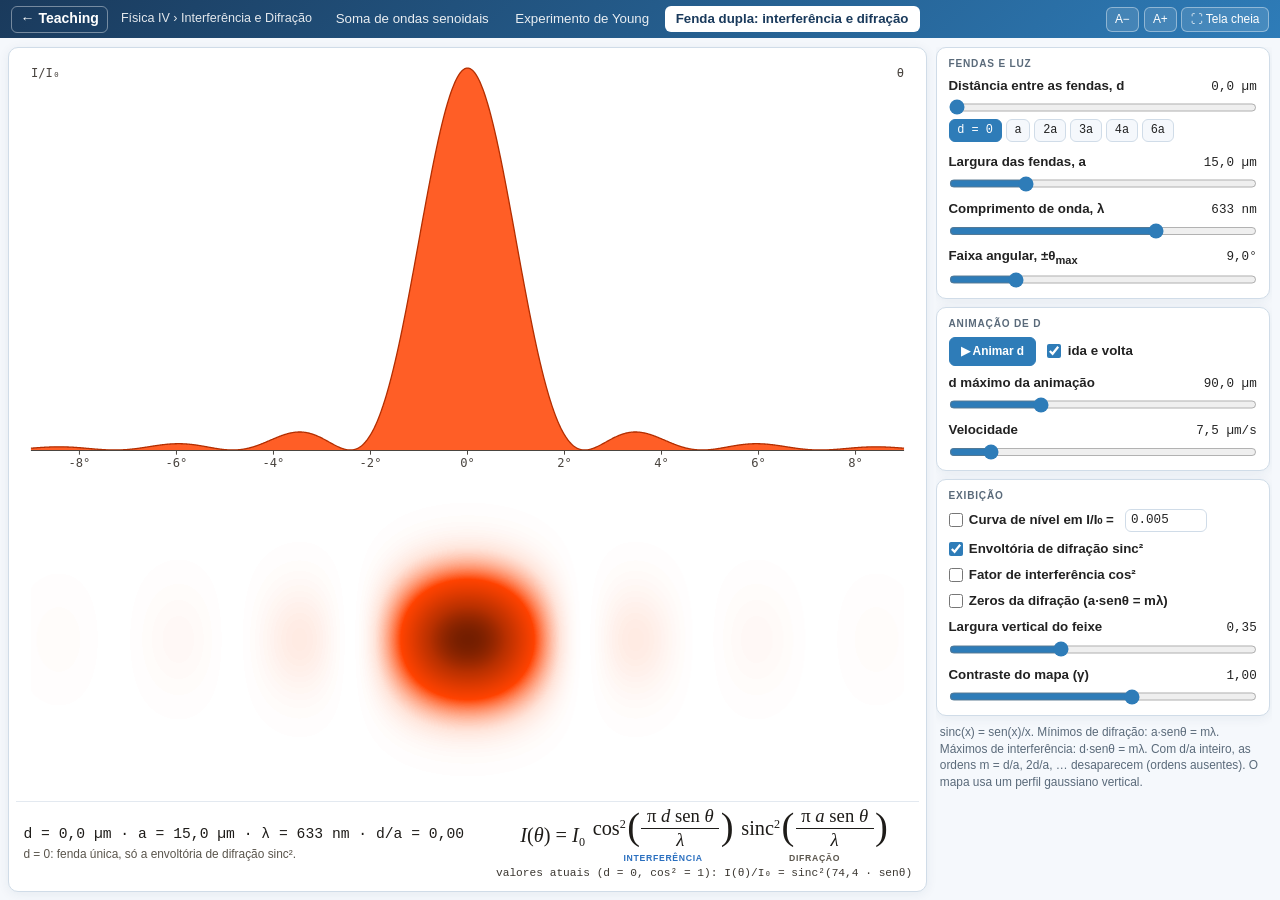
<file: teaching/fisica-iv/interferencia-difracao/fenda-dupla.html>
<!DOCTYPE html>
<html lang="pt-BR">
<head>
  <meta charset="UTF-8" />
  <meta name="viewport" content="width=device-width, initial-scale=1.0" />
  <title>Fenda dupla: interferência e difração · Física IV · Prof. Alexandre Bonatto</title>
  <meta name="description" content="Simulação do padrão de Fraunhofer de fenda dupla: largura a, distância d e comprimento de onda λ ajustáveis, com mapa de intensidade e curva de nível." />
  <link rel="stylesheet" href="../../assets/sim.css?v=202611241101" />
  <style>
    .strip { display: grid; grid-template-columns: minmax(0, 1fr) auto; gap: .4rem 1.6rem; align-items: center; padding: .25rem .5rem .15rem; border-top: 1px solid #e3e9f0; }
    .strip .vals { font-family: var(--mono); font-size: 1.05rem; font-variant-numeric: tabular-nums; }
    .strip .vals small { display: block; font-family: var(--ui); font-size: .85rem; color: #5a554c; margin-top: .15rem; }
    .strip .fbox { display: grid; justify-items: center; gap: .1rem; }
    .strip .numeric { font-family: var(--mono); font-size: .8rem; color: #3b3731; text-align: center; }
    .cv.profile { flex: 1.35; }
    @media (max-width: 1200px) { .strip { grid-template-columns: minmax(0, 1fr); } .strip .fbox { justify-items: start; overflow-x: auto; } }
  </style>
</head>
<body data-course="fisica-iv" data-topic="interferencia-difracao" data-sim="fenda-dupla">

  <main class="stage">
    <h1 class="sr-only">Fenda dupla: interferência e difração</h1>

    <section class="view">
      <div class="sheet grow">
        <div class="cv profile"><canvas id="profile" aria-label="Perfil de intensidade I(θ)"></canvas></div>
        <div class="cv wide"><canvas id="map" aria-label="Mapa de intensidade na tela"></canvas></div>
        <div class="strip">
          <div class="vals"><span id="readout">d = 0,0 µm · a = 15,0 µm · λ = 633 nm · d/a = 0,00</span><small id="fringeNote"></small></div>
          <div class="fbox" aria-label="Fórmula da intensidade">
            <div class="eq">
              <span><span class="v">I</span>(<span class="v">θ</span>) = <span class="v">I</span><sub>0</sub></span>
              <span class="factor inter">
                <span class="f"><span>cos<sup>2</sup></span><span class="paren">(</span><span class="frac"><span class="num">π <span class="v">d</span> sen <span class="v">θ</span></span><span class="den"><span class="v">λ</span></span></span><span class="paren">)</span></span>
                <span class="cap">interferência</span>
              </span>
              <span class="factor diff">
                <span class="f"><span>sinc<sup>2</sup></span><span class="paren">(</span><span class="frac"><span class="num">π <span class="v">a</span> sen <span class="v">θ</span></span><span class="den"><span class="v">λ</span></span></span><span class="paren">)</span></span>
                <span class="cap">difração</span>
              </span>
            </div>
            <div class="numeric" id="eqNum"></div>
          </div>
        </div>
      </div>
    </section>

    <aside class="panel">
      <div class="card">
        <h2>Fendas e luz</h2>
        <div class="ctrl">
          <label for="d"><span>Distância entre as fendas, d</span><output id="dOut" for="d">0,0 µm</output></label>
          <input type="range" id="d" min="0" max="300" step="0.5" value="0" />
          <div class="presets" id="presets" role="group" aria-label="Valores de d em múltiplos de a">
            <button type="button" data-k="0">d = 0</button>
            <button type="button" data-k="1">a</button>
            <button type="button" data-k="2">2a</button>
            <button type="button" data-k="3">3a</button>
            <button type="button" data-k="4">4a</button>
            <button type="button" data-k="6">6a</button>
          </div>
          <div class="warn" id="warn"></div>
        </div>
        <div class="ctrl">
          <label for="a"><span>Largura das fendas, a</span><output id="aOut" for="a">15,0 µm</output></label>
          <input type="range" id="a" min="1" max="60" step="0.5" value="15" />
        </div>
        <div class="ctrl">
          <label for="lambda"><span>Comprimento de onda, λ</span><output id="lambdaOut" for="lambda">633 nm</output></label>
          <input type="range" id="lambda" min="380" max="750" step="1" value="633" />
        </div>
        <div class="ctrl">
          <label for="thmax"><span>Faixa angular, ±θ<sub>max</sub></span><output id="thmaxOut" for="thmax">9,0°</output></label>
          <input type="range" id="thmax" min="1" max="40" step="0.5" value="9" />
        </div>
      </div>

      <div class="card">
        <h2>Animação de d</h2>
        <div class="ctrl row">
          <button type="button" class="btn primary" id="play">▶ Animar d</button>
          <label class="check"><input type="checkbox" id="pingpong" checked /> ida e volta</label>
        </div>
        <div class="ctrl">
          <label for="dMax"><span>d máximo da animação</span><output id="dMaxOut" for="dMax">90,0 µm</output></label>
          <input type="range" id="dMax" min="5" max="300" step="0.5" value="90" />
        </div>
        <div class="ctrl">
          <label for="speed"><span>Velocidade</span><output id="speedOut" for="speed">7,5 µm/s</output></label>
          <input type="range" id="speed" min="0.5" max="60" step="0.5" value="7.5" />
        </div>
      </div>

      <div class="card">
        <h2>Exibição</h2>
        <div class="ctrl row">
          <label class="check" for="contour"><input type="checkbox" id="contour" /> Curva de nível em I/I₀ =</label>
          <input type="number" id="level" min="0.0001" max="0.99" step="0.001" value="0.005" aria-label="Valor da curva de nível" />
        </div>
        <div class="ctrl"><label class="check"><input type="checkbox" id="showEnv" checked /> Envoltória de difração sinc²</label></div>
        <div class="ctrl"><label class="check"><input type="checkbox" id="showCos" /> Fator de interferência cos²</label></div>
        <div class="ctrl"><label class="check"><input type="checkbox" id="showZeros" /> Zeros da difração (a·senθ = mλ)</label></div>
        <div class="ctrl">
          <label for="sigma"><span>Largura vertical do feixe</span><output id="sigmaOut" for="sigma">0,35</output></label>
          <input type="range" id="sigma" min="0.1" max="0.8" step="0.01" value="0.35" />
        </div>
        <div class="ctrl">
          <label for="gamma"><span>Contraste do mapa (γ)</span><output id="gammaOut" for="gamma">1,00</output></label>
          <input type="range" id="gamma" min="0.25" max="1.5" step="0.05" value="1" />
        </div>
      </div>

      <p class="note">sinc(x) = sen(x)/x. Mínimos de difração: a·senθ = mλ. Máximos de interferência: d·senθ = mλ. Com d/a inteiro, as ordens m = d/a, 2d/a, … desaparecem (ordens ausentes). O mapa usa um perfil gaussiano vertical.</p>
    </aside>
  </main>

  <script src="../../catalog.js?v=202611241101"></script>
  <script src="../../assets/sim.js?v=202611241101"></script>
  <script>
  (function () {
    const { fmt, size, watch, wlToRGB, MONO } = Sim;
    // unidades internas: a, d em µm; λ em nm; θ em graus
    const state = { a: 15, d: 0, lambda: 633, thmax: 9, sigma: 0.35, gamma: 1, contour: false, level: 0.005,
                    showEnv: true, showCos: false, showZeros: false, playing: false, pingpong: true, dMax: 90, speed: 7.5, dir: 1 };
    const $ = id => document.getElementById(id);
    const prof = $('profile'), map = $('map');
    const DEG = Math.PI / 180;
    const sinc = x => x === 0 ? 1 : Math.sin(x) / x;
    const lamUm = () => state.lambda / 1000;
    const env = th => { const s = sinc(Math.PI * state.a * Math.sin(th * DEG) / lamUm()); return s * s; };
    const cos2 = th => { const c = Math.cos(Math.PI * state.d * Math.sin(th * DEG) / lamUm()); return c * c; };
    const I = th => env(th) * cos2(th);
    const margins = k => ({ ml: 16 * k, mr: 16 * k });   // perfil e mapa compartilham o mesmo eixo horizontal

    // paleta do mapa: branco -> tom claro -> cor de λ -> cor escura; refeita quando λ muda
    const LUT = new Uint8ClampedArray(256 * 3);
    let fillColor = '#ff5a3c', strokeColor = '#c93a22';
    function buildPalette() {
      const [r, g, b] = wlToRGB(state.lambda);
      const mix = (v, w) => Math.round(255 + (v - 255) * w), dark = (v, w) => Math.round(v * w);
      const stops = [[0, 255, 255, 255], [0.06, mix(r, .14), mix(g, .14), mix(b, .14)], [0.3, r, g, b],
                     [0.7, dark(r, .72), dark(g, .72), dark(b, .72)], [1, dark(r, .45), dark(g, .45), dark(b, .45)]];
      for (let i = 0; i < 256; i++) {
        const v = i / 255; let j = 0; while (j < stops.length - 2 && v > stops[j + 1][0]) j++;
        const [p0, r1, g1, b1] = stops[j], [p1, r2, g2, b2] = stops[j + 1], t = (v - p0) / (p1 - p0);
        LUT[i * 3] = r1 + (r2 - r1) * t; LUT[i * 3 + 1] = g1 + (g2 - g1) * t; LUT[i * 3 + 2] = b1 + (b2 - b1) * t;
      }
      fillColor = `rgb(${mix(r, .85)},${mix(g, .85)},${mix(b, .85)})`;
      strokeColor = `rgb(${dark(r, .7)},${dark(g, .7)},${dark(b, .7)})`;
    }
    function niceStep(range, target) {
      const raw = range / target, p = Math.pow(10, Math.floor(Math.log10(raw)));
      for (const m of [1, 2, 5, 10]) if (raw <= m * p) return m * p;
      return 10 * p;
    }

    function drawProfile() {
      const s = size(prof); if (!s) return;
      const { w: W, h: H, k, ctx: c } = s;
      const { ml, mr } = margins(k), mt = 14 * k, mb = 30 * k, pw = W - ml - mr, ph = H - mt - mb, T = state.thmax;
      const xs = th => ml + (th + T) / (2 * T) * pw, ys = v => mt + ph - v * ph;
      c.clearRect(0, 0, W, H); c.fillStyle = '#fff'; c.fillRect(0, 0, W, H);
      const N = Math.max(500, Math.floor(pw * 2));
      const path = fn => { c.beginPath(); for (let i = 0; i <= N; i++) { const th = -T + 2 * T * i / N, x = xs(th), y = ys(fn(th)); i ? c.lineTo(x, y) : c.moveTo(x, y); } };
      path(I); c.lineTo(xs(T), ys(0)); c.lineTo(xs(-T), ys(0)); c.closePath(); c.fillStyle = fillColor; c.fill();
      path(I); c.strokeStyle = strokeColor; c.lineWidth = 1.4 * k; c.stroke();
      if (state.showEnv && state.d > 0) { c.save(); c.setLineDash([7 * k, 5 * k]); path(env); c.strokeStyle = 'rgba(60,50,45,0.7)'; c.lineWidth = 1.4 * k; c.stroke(); c.restore(); }
      if (state.showCos && state.d > 0) { c.save(); c.setLineDash([2 * k, 3 * k]); path(cos2); c.strokeStyle = 'rgba(42,111,191,0.8)'; c.lineWidth = 1.1 * k; c.stroke(); c.restore(); }
      if (state.showZeros) {
        c.save(); c.strokeStyle = 'rgba(42,111,191,0.55)'; c.lineWidth = 1; c.setLineDash([2 * k, 4 * k]);
        for (let m = 1; ; m++) { const sn = m * lamUm() / state.a; if (sn >= 1) break; const th = Math.asin(sn) / DEG; if (th > T) break;
          for (const sg of [-1, 1]) { c.beginPath(); c.moveTo(xs(sg * th), mt); c.lineTo(xs(sg * th), ys(0)); c.stroke(); } }
        c.restore();
      }
      c.strokeStyle = '#4a4540'; c.lineWidth = 1; c.beginPath(); c.moveTo(ml, ys(0) + 0.5); c.lineTo(ml + pw, ys(0) + 0.5); c.stroke();
      c.fillStyle = '#4a4540'; c.font = `${13 * k}px ${MONO}`; c.textAlign = 'center'; c.textBaseline = 'top';
      const step = niceStep(2 * T, Math.max(4, Math.floor(pw / (95 * k))));
      for (let th = -Math.floor(T / step) * step; th <= T + 1e-9; th += step) {
        c.beginPath(); c.moveTo(xs(th), ys(0)); c.lineTo(xs(th), ys(0) + 5 * k); c.stroke();
        c.fillText(fmt(th, step < 1 ? 1 : 0) + '°', xs(th), ys(0) + 8 * k);
      }
      c.textAlign = 'right'; c.fillText('θ', ml + pw, mt); c.textAlign = 'left'; c.fillText('I/I₀', ml, mt);
      if (state.contour) { c.save(); c.setLineDash([3 * k, 3 * k]); c.strokeStyle = 'rgba(60,50,45,0.5)'; c.beginPath(); c.moveTo(ml, ys(state.level)); c.lineTo(ml + pw, ys(state.level)); c.stroke(); c.restore(); }
    }

    const off = document.createElement('canvas'), oc = off.getContext('2d');
    function drawMap() {
      const s = size(map); if (!s) return;
      const { w: W, h: H, k, ctx: c } = s, T = state.thmax, { ml, mr } = margins(k), mw = W - ml - mr;
      c.clearRect(0, 0, W, H); c.fillStyle = '#fff'; c.fillRect(0, 0, W, H);
      // o mapa é calculado em resolução de px CSS (leve mesmo em telas grandes) e ampliado com suavização
      const pw = Math.max(2, Math.min(1600, Math.round(mw))), ph = Math.max(2, Math.min(600, Math.round(H)));
      if (off.width !== pw || off.height !== ph) { off.width = pw; off.height = ph; }
      const img = oc.createImageData(pw, ph), dd = img.data;
      const colI = new Float32Array(pw), rowG = new Float32Array(ph);
      for (let i = 0; i < pw; i++) colI[i] = I(-T + 2 * T * (i + 0.5) / pw);
      for (let j = 0; j < ph; j++) { const y = -1 + 2 * (j + 0.5) / ph; rowG[j] = Math.exp(-(y * y) / (state.sigma * state.sigma)); }
      const g = state.gamma;
      for (let j = 0; j < ph; j++) { const rj = rowG[j]; for (let i = 0; i < pw; i++) {
        const v = Math.pow(colI[i] * rj, g), q = Math.min(255, Math.round(v * 255)) * 3, p = (j * pw + i) * 4;
        dd[p] = LUT[q]; dd[p + 1] = LUT[q + 1]; dd[p + 2] = LUT[q + 2]; dd[p + 3] = 255;
      } }
      oc.putImageData(img, 0, 0);
      c.imageSmoothingEnabled = true; c.drawImage(off, ml, 0, mw, H);
      if (!state.contour) return;
      // curva de nível I(θ)·exp(-(y/σ)²) = c0  =>  y = ±σ·sqrt(ln(I/c0)), por regiões contíguas
      const c0 = state.level, N = Math.max(800, Math.floor(mw * 2));
      const xs = i => ml + i / N * mw, ysc = y => (y + 1) / 2 * H;
      let inRun = false, top = [], bot = [];
      const flush = () => {
        if (top.length >= 2) { c.beginPath(); top.forEach((p, i) => i ? c.lineTo(p[0], p[1]) : c.moveTo(p[0], p[1]));
          for (let i = bot.length - 1; i >= 0; i--) c.lineTo(bot[i][0], bot[i][1]);
          c.closePath(); c.strokeStyle = 'rgba(60,50,45,0.75)'; c.lineWidth = 1.3 * k; c.stroke(); }
        top = []; bot = [];
      };
      for (let i = 0; i <= N; i++) {
        const Iu = I(-T + 2 * T * i / N);
        if (Iu > c0) {
          const y = Math.min(1, state.sigma * Math.sqrt(Math.log(Iu / c0)));
          if (!inRun) { inRun = true; top.push([xs(i), ysc(0)]); bot.push([xs(i), ysc(0)]); }
          top.push([xs(i), ysc(-y)]); bot.push([xs(i), ysc(y)]);
        } else if (inRun) { inRun = false; top.push([xs(i), ysc(0)]); bot.push([xs(i), ysc(0)]); flush(); }
      }
      if (inRun) flush();
    }

    function updateText() {
      const { a, d, lambda } = state, r = d / a, near = Math.round(r);
      $('readout').textContent = `d = ${fmt(d, 1)} µm · a = ${fmt(a, 1)} µm · λ = ${lambda} nm · d/a = ${fmt(r, 2)}`;
      $('dOut').textContent = fmt(d, 1) + ' µm'; $('aOut').textContent = fmt(a, 1) + ' µm'; $('lambdaOut').textContent = lambda + ' nm';
      let note;
      if (d === 0) note = 'd = 0: fenda única, só a envoltória de difração sinc².';
      else if (Math.abs(r - near) < 0.02 && near >= 1) note = `d/a = ${near}: as ordens m = ±${near}${near < 4 ? ', ±' + 2 * near : ''}, … caem nos zeros da envoltória (ordens ausentes); ${2 * near - 1} franjas no máximo central.`;
      else note = `≈ ${Math.max(1, 2 * Math.ceil(r) - 1)} franjas de interferência dentro do máximo central de difração.`;
      $('fringeNote').textContent = note;
      const lam = lambda / 1000, kd = Math.PI * d / lam, ka = Math.PI * a / lam;   // π d/λ e π a/λ, adimensionais
      $('eqNum').textContent = d > 0
        ? `valores atuais: I(θ)/I₀ = cos²(${fmt(kd, 1)} · senθ) · sinc²(${fmt(ka, 1)} · senθ)`
        : `valores atuais (d = 0, cos² = 1): I(θ)/I₀ = sinc²(${fmt(ka, 1)} · senθ)`;
      $('warn').textContent = (d > 0 && d < a) ? 'Com 0 < d < a as fendas se sobreporiam; vale só como limite matemático.' : '';
      document.querySelectorAll('#presets button').forEach(el => el.setAttribute('aria-pressed', String(Math.abs(+el.dataset.k * a - d) < 1e-9)));
    }
    const render = () => { drawProfile(); drawMap(); };
    const update = () => { updateText(); render(); };

    const bind = (id, key, out, fmtFn, after) => {
      $(id).addEventListener('input', e => { state[key] = +e.target.value; if (out) $(out).textContent = fmtFn(state[key]); (after || update)(); });
    };
    bind('d', 'd'); bind('a', 'a');
    bind('lambda', 'lambda', null, null, () => { buildPalette(); update(); });
    bind('thmax', 'thmax', 'thmaxOut', v => fmt(v, 1) + '°');
    bind('sigma', 'sigma', 'sigmaOut', v => fmt(v, 2));
    bind('gamma', 'gamma', 'gammaOut', v => fmt(v, 2));
    bind('dMax', 'dMax', 'dMaxOut', v => fmt(v, 1) + ' µm', () => {});
    bind('speed', 'speed', 'speedOut', v => fmt(v, 1) + ' µm/s', () => {});
    $('level').addEventListener('input', e => { const v = +e.target.value; if (v > 0 && v < 1) { state.level = v; render(); } });
    for (const id of ['contour', 'showEnv', 'showCos', 'showZeros']) $(id).addEventListener('change', e => { state[id] = e.target.checked; render(); });
    $('pingpong').addEventListener('change', e => { state.pingpong = e.target.checked; });
    $('presets').addEventListener('click', e => { const b = e.target.closest('button[data-k]'); if (!b) return;
      state.d = Math.min(300, +b.dataset.k * state.a); $('d').value = state.d; update(); });

    let last = null;
    function loop(ts) {
      if (!state.playing) return;
      const dt = last != null ? Math.min(0.05, (ts - last) / 1000) : 0; last = ts;
      let v = state.d + state.dir * state.speed * dt;
      if (state.pingpong) { if (v >= state.dMax) { v = state.dMax; state.dir = -1; } else if (v <= 0) { v = 0; state.dir = 1; } }
      else if (v >= state.dMax) v = 0;
      state.d = Math.round(v * 10) / 10; $('d').value = state.d; update();
      requestAnimationFrame(loop);
    }
    $('play').addEventListener('click', () => {
      state.playing = !state.playing; $('play').textContent = state.playing ? '❚❚ Pausar' : '▶ Animar d';
      if (state.playing) { last = null; state.dir = state.d >= state.dMax ? -1 : 1; requestAnimationFrame(loop); }
    });

    buildPalette(); watch(render); update();
  })();
  </script>
</body>
</html>
</file>
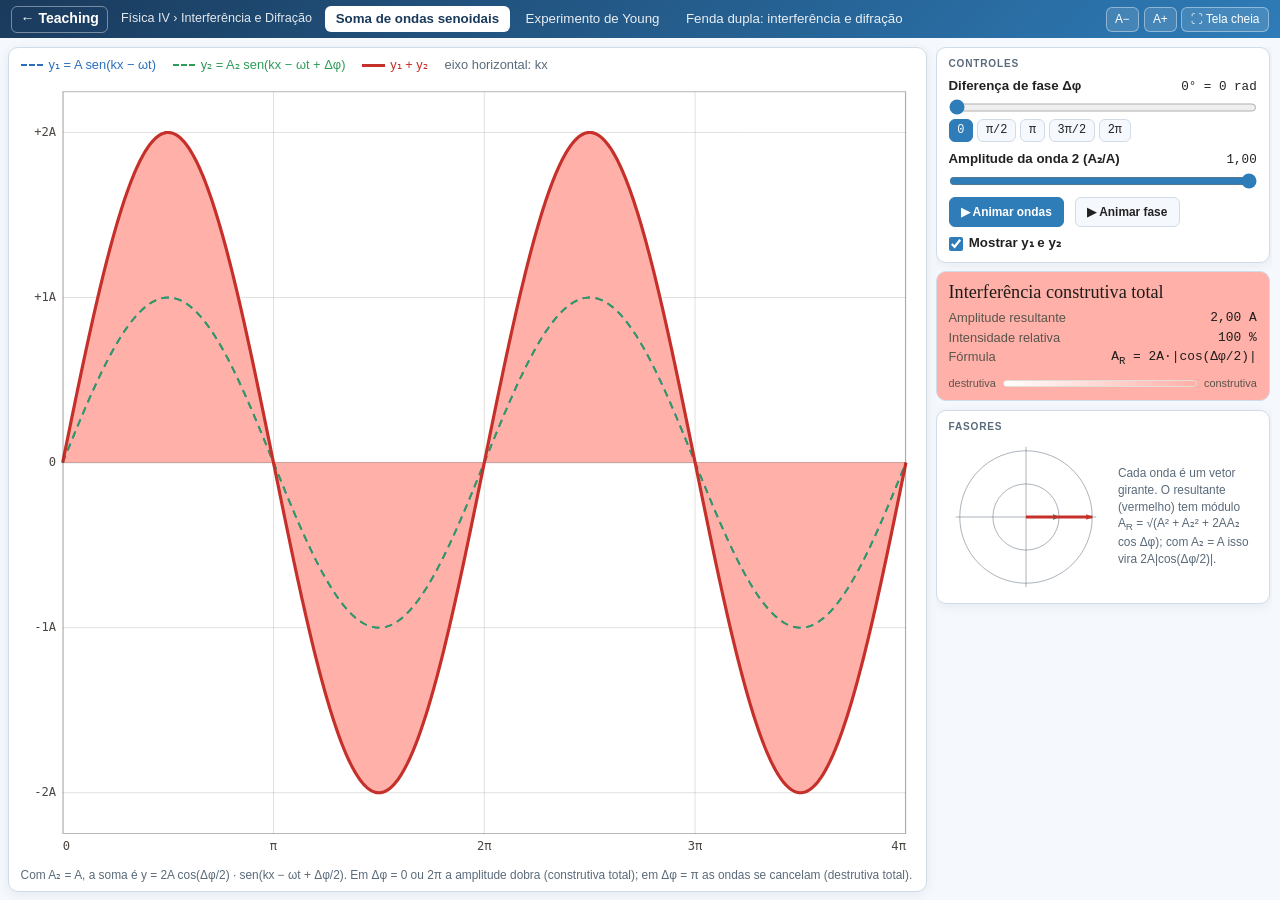
<file: teaching/fisica-iv/interferencia-difracao/soma-de-ondas.html>
<!DOCTYPE html>
<html lang="pt-BR">
<head>
  <meta charset="UTF-8" />
  <meta name="viewport" content="width=device-width, initial-scale=1.0" />
  <title>Soma de ondas senoidais · Física IV · Prof. Alexandre Bonatto</title>
  <meta name="description" content="Simulação: soma de duas ondas senoidais com controle da diferença de fase, mostrando interferência construtiva e destrutiva." />
  <link rel="stylesheet" href="../../assets/sim.css?v=202611241101" />
</head>
<body data-course="fisica-iv" data-topic="interferencia-difracao" data-sim="soma-de-ondas">

  <main class="stage">
    <h1 class="sr-only">Soma de ondas senoidais</h1>

    <section class="view">
      <div class="sheet grow">
        <div class="legend">
          <span class="l1 dash"><i></i> y₁ = A sen(kx − ωt)</span>
          <span class="l2 dash"><i></i> y₂ = A₂ sen(kx − ωt + Δφ)</span>
          <span class="ls"><i></i> y₁ + y₂</span>
          <span>eixo horizontal: kx</span>
        </div>
        <div class="cv"><canvas id="plot" aria-label="Ondas y1, y2 e sua soma"></canvas></div>
        <p class="note">Com A₂ = A, a soma é y = 2A cos(Δφ/2) · sen(kx − ωt + Δφ/2). Em Δφ = 0 ou 2π a amplitude dobra (construtiva total); em Δφ = π as ondas se cancelam (destrutiva total).</p>
      </div>
    </section>

    <aside class="panel">
      <div class="card">
        <h2>Controles</h2>
        <div class="ctrl">
          <label for="phase"><span>Diferença de fase Δφ</span><output id="phaseOut" for="phase">0° = 0 rad</output></label>
          <input type="range" id="phase" min="0" max="360" step="1" value="0" />
          <div class="presets" id="presets" role="group" aria-label="Valores de Δφ">
            <button type="button" data-deg="0">0</button>
            <button type="button" data-deg="90">π/2</button>
            <button type="button" data-deg="180">π</button>
            <button type="button" data-deg="270">3π/2</button>
            <button type="button" data-deg="360">2π</button>
          </div>
        </div>
        <div class="ctrl">
          <label for="amp2"><span>Amplitude da onda 2 (A₂/A)</span><output id="amp2Out" for="amp2">1,00</output></label>
          <input type="range" id="amp2" min="0" max="1" step="0.05" value="1" />
        </div>
        <div class="ctrl row">
          <button type="button" class="btn primary" id="play">▶ Animar ondas</button>
          <button type="button" class="btn" id="sweep">▶ Animar fase</button>
        </div>
        <label class="check"><input type="checkbox" id="showParts" checked /> Mostrar y₁ e y₂</label>
      </div>

      <div class="readout" id="indicator" aria-live="polite">
        <p class="status" id="status">Interferência construtiva total</p>
        <dl>
          <dt>Amplitude resultante</dt><dd id="ampOut">2,00 A</dd>
          <dt>Intensidade relativa</dt><dd id="intOut">100 %</dd>
          <dt>Fórmula</dt><dd id="formulaOut">A<sub>R</sub> = 2A·|cos(Δφ/2)|</dd>
        </dl>
        <div class="swatch"><span>destrutiva</span><span class="bar"></span><span>construtiva</span></div>
      </div>

      <div class="card">
        <h2>Fasores</h2>
        <div class="row" style="flex-wrap:nowrap; align-items:center;">
          <div class="cv square"><canvas id="phasor" aria-label="Diagrama de fasores"></canvas></div>
          <p class="note">Cada onda é um vetor girante. O resultante (vermelho) tem módulo A<sub>R</sub> = √(A² + A₂² + 2AA₂ cos Δφ); com A₂ = A isso vira 2A|cos(Δφ/2)|.</p>
        </div>
      </div>
    </aside>
  </main>

  <script src="../../catalog.js?v=202611241101"></script>
  <script src="../../assets/sim.js?v=202611241101"></script>
  <script>
  (function () {
    const { fmt, size, watch, MONO } = Sim;
    const A1 = 1, kw = 1, omega = 2.2, XMAX = 4 * Math.PI, YMAX = 2.25, SWEEP_DEG_PER_S = 30;
    const C1 = '#2a6fbf', C2 = '#2f9c5c', CS = '#c6302a';
    const state = { deg: 0, a2: 1, t: 0, playing: false, sweeping: false, showParts: true };
    const $ = id => document.getElementById(id);
    const plot = $('plot'), ph = $('phasor');

    const dphi = () => state.deg * Math.PI / 180;
    const resultantAmp = () => Math.sqrt(A1 * A1 + state.a2 * state.a2 + 2 * A1 * state.a2 * Math.cos(dphi()));
    const ratio = () => { const m = A1 + state.a2; return m > 0 ? resultantAmp() / m : 0; };   // 0 destrutiva, 1 construtiva
    const mixColor = r => `rgb(255,${Math.round(255 - 79 * r)},${Math.round(255 - 87 * r)})`;  // branco -> vermelho-claro
    function radLabel(deg) {
      if (deg === 0) return '0 rad'; if (deg === 90) return 'π/2 rad'; if (deg === 180) return 'π rad';
      if (deg === 270) return '3π/2 rad'; if (deg === 360) return '2π rad';
      return fmt(deg / 180, 2) + 'π rad';
    }

    function drawPlot() {
      const s = size(plot); if (!s) return;
      const { w: W, h: H, k, ctx: c } = s;
      const ml = 50 * k, mr = 14 * k, mt = 12 * k, mb = 30 * k, pw = W - ml - mr, phh = H - mt - mb;
      const xs = x => ml + x / XMAX * pw, ys = y => mt + phh / 2 - y / YMAX * phh / 2;
      const r = ratio();
      c.clearRect(0, 0, W, H); c.fillStyle = '#fff'; c.fillRect(0, 0, W, H);

      // grade e rótulos
      c.strokeStyle = 'rgba(60,50,45,0.14)'; c.lineWidth = 1;
      c.font = `${13 * k}px ${MONO}`; c.fillStyle = '#4a4540';
      for (let y = -2; y <= 2; y++) {
        c.beginPath(); c.moveTo(ml, ys(y)); c.lineTo(ml + pw, ys(y)); c.stroke();
        c.textAlign = 'right'; c.textBaseline = 'middle';
        c.fillText(y === 0 ? '0' : (y > 0 ? '+' : '') + y + 'A', ml - 7 * k, ys(y));
      }
      const xt = ['0', 'π', '2π', '3π', '4π'];
      for (let i = 0; i <= 4; i++) {
        const x = i * Math.PI;
        c.beginPath(); c.moveTo(xs(x), mt); c.lineTo(xs(x), mt + phh); c.stroke();
        c.textAlign = i === 0 ? 'left' : (i === 4 ? 'right' : 'center'); c.textBaseline = 'top';
        c.fillText(xt[i], xs(x), mt + phh + 7 * k);
      }
      c.strokeStyle = 'rgba(60,50,45,0.5)'; c.beginPath(); c.moveTo(ml, ys(0)); c.lineTo(ml + pw, ys(0)); c.stroke();

      const N = Math.max(300, Math.floor(pw)), d = dphi(), t = state.t;
      const y1 = x => A1 * Math.sin(kw * x - omega * t);
      const y2 = x => state.a2 * Math.sin(kw * x - omega * t + d);

      // área entre a soma e o eixo: branca (destrutiva) -> vermelho-claro (construtiva)
      c.beginPath(); c.moveTo(xs(0), ys(0));
      for (let i = 0; i <= N; i++) { const x = i / N * XMAX; c.lineTo(xs(x), ys(y1(x) + y2(x))); }
      c.lineTo(xs(XMAX), ys(0)); c.closePath(); c.fillStyle = mixColor(r); c.fill();

      const curve = (fn, color, width, dash) => {
        c.save(); c.beginPath(); c.setLineDash(dash || []); c.lineWidth = width; c.strokeStyle = color; c.lineJoin = 'round';
        for (let i = 0; i <= N; i++) { const x = i / N * XMAX, px = xs(x), py = ys(fn(x)); i ? c.lineTo(px, py) : c.moveTo(px, py); }
        c.stroke(); c.restore();
      };
      if (state.showParts) { curve(y1, C1, 2 * k, [8 * k, 6 * k]); curve(y2, C2, 2 * k, [8 * k, 6 * k]); }
      curve(x => y1(x) + y2(x), CS, 3.4 * k);
      c.strokeStyle = 'rgba(60,50,45,0.35)'; c.lineWidth = 1; c.strokeRect(ml + 0.5, mt + 0.5, pw - 1, phh - 1);
    }

    function drawPhasor() {
      const s = size(ph); if (!s) return;
      const { w: W, h: H, k, ctx: c } = s;
      c.clearRect(0, 0, W, H);
      const cx = W / 2, cy = H / 2, R = Math.min(W, H) * 0.215;   // 1 A = R; raio máximo 2A
      const d = dphi(), th = -omega * state.t, ink = '#5a6a7a';
      c.strokeStyle = ink; c.lineWidth = 1; c.globalAlpha = 0.5;
      c.beginPath(); c.arc(cx, cy, 2 * R, 0, 2 * Math.PI); c.stroke();
      c.beginPath(); c.arc(cx, cy, R, 0, 2 * Math.PI); c.stroke();
      c.beginPath(); c.moveTo(cx - 2 * R - 4, cy); c.lineTo(cx + 2 * R + 4, cy); c.moveTo(cx, cy - 2 * R - 4); c.lineTo(cx, cy + 2 * R + 4); c.stroke();
      c.globalAlpha = 1;
      const v1 = [A1 * R * Math.cos(th), -A1 * R * Math.sin(th)];
      const v2 = [state.a2 * R * Math.cos(th + d), -state.a2 * R * Math.sin(th + d)];
      const vr = [v1[0] + v2[0], v1[1] + v2[1]];
      const arrow = (vx, vy, color, w) => {
        const x1 = cx + vx, y1 = cy + vy, L = Math.hypot(vx, vy);
        c.save(); c.strokeStyle = color; c.fillStyle = color; c.lineWidth = w;
        c.beginPath(); c.moveTo(cx, cy); c.lineTo(x1, y1); c.stroke();
        if (L > 4) { const a = Math.atan2(vy, vx), sz = 7 * k;
          c.beginPath(); c.moveTo(x1, y1); c.lineTo(x1 - sz * Math.cos(a - 0.45), y1 - sz * Math.sin(a - 0.45));
          c.lineTo(x1 - sz * Math.cos(a + 0.45), y1 - sz * Math.sin(a + 0.45)); c.closePath(); c.fill(); }
        c.restore();
      };
      c.save(); c.setLineDash([3, 3]); c.strokeStyle = ink; c.globalAlpha = 0.6;
      c.beginPath(); c.moveTo(cx + v1[0], cy + v1[1]); c.lineTo(cx + vr[0], cy + vr[1]); c.lineTo(cx + v2[0], cy + v2[1]); c.stroke(); c.restore();
      arrow(v1[0], v1[1], C1, 2 * k); arrow(v2[0], v2[1], C2, 2 * k); arrow(vr[0], vr[1], CS, 3 * k);
    }

    function updateIndicator() {
      const r = ratio(), AR = resultantAmp(), deg = Math.round(state.deg);
      const equal = Math.abs(state.a2 - A1) < 1e-9;
      let status;
      if (deg === 0 || deg === 360) status = 'Interferência construtiva total';
      else if (deg === 180 && equal) status = 'Interferência destrutiva total';
      else if (deg === 180) status = 'Interferência destrutiva (parcial: A₂ ≠ A)';
      else if (r > 0.95) status = 'Quase construtiva';
      else if (r < 0.15) status = 'Quase destrutiva';
      else status = 'Interferência parcial';
      $('status').textContent = status;
      $('ampOut').textContent = fmt(AR, 2) + ' A';
      $('intOut').textContent = fmt(100 * r * r, 0) + ' %';
      $('formulaOut').innerHTML = equal ? 'A<sub>R</sub> = 2A·|cos(Δφ/2)|' : 'A<sub>R</sub> = √(A² + A₂² + 2AA₂ cos Δφ)';
      $('indicator').style.background = mixColor(r);
      $('phaseOut').textContent = deg + '° = ' + radLabel(deg);
      $('amp2Out').textContent = fmt(state.a2, 2);
      document.querySelectorAll('#presets button').forEach(b => b.setAttribute('aria-pressed', String(+b.dataset.deg === deg)));
    }
    const render = () => { drawPlot(); drawPhasor(); };
    const update = () => { updateIndicator(); render(); };

    $('phase').addEventListener('input', e => { state.deg = +e.target.value; update(); });
    $('amp2').addEventListener('input', e => { state.a2 = +e.target.value; update(); });
    $('showParts').addEventListener('change', e => { state.showParts = e.target.checked; render(); });
    $('presets').addEventListener('click', e => {
      const b = e.target.closest('button[data-deg]'); if (!b) return;
      state.deg = +b.dataset.deg; $('phase').value = state.deg; update();
    });
    let last = null, running = false;
    function loop(ts) {
      if (!state.playing && !state.sweeping) { running = false; return; }
      const dt = last != null ? Math.min(0.05, (ts - last) / 1000) : 0; last = ts;
      if (state.playing) state.t += dt;
      if (state.sweeping) { state.deg = (state.deg + SWEEP_DEG_PER_S * dt) % 360; $('phase').value = Math.round(state.deg); update(); }
      else render();
      requestAnimationFrame(loop);
    }
    const startLoop = () => { if (!running) { running = true; last = null; requestAnimationFrame(loop); } };
    $('play').addEventListener('click', () => {
      state.playing = !state.playing; $('play').textContent = state.playing ? '❚❚ Pausar ondas' : '▶ Animar ondas';
      if (state.playing) startLoop();
    });
    $('sweep').addEventListener('click', () => {
      state.sweeping = !state.sweeping; $('sweep').textContent = state.sweeping ? '❚❚ Parar fase' : '▶ Animar fase';
      if (state.sweeping) startLoop();
    });

    state.deg = +$('phase').value; state.a2 = +$('amp2').value; state.showParts = $('showParts').checked;
    watch(render); update();
  })();
  </script>
</body>
</html>
</file>
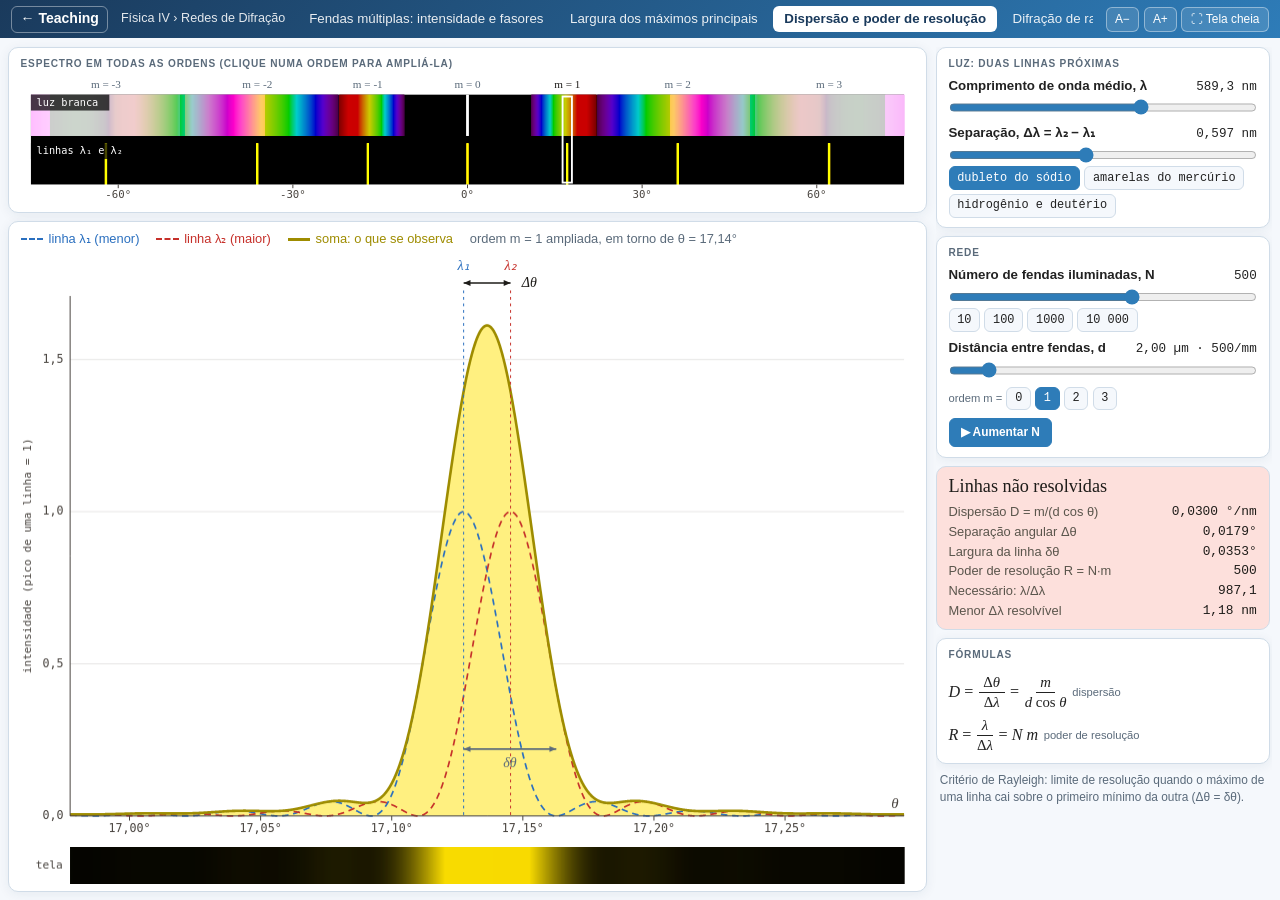
<file: teaching/fisica-iv/redes-de-difracao/dispersao-e-resolucao.html>
<!DOCTYPE html>
<html lang="pt-BR">
<head>
  <meta charset="UTF-8" />
  <meta name="viewport" content="width=device-width, initial-scale=1.0" />
  <title>Dispersão e poder de resolução · Física IV · Prof. Alexandre Bonatto</title>
  <meta name="description" content="Simulação da dispersão D = m/(d cos θ) e do poder de resolução R = Nm de uma rede de difração: duas linhas espectrais próximas e o critério de Rayleigh." />
  <link rel="stylesheet" href="../../assets/sim.css?v=202611241101" />
  <style>
    .sheet.over { flex: none; }
    .cv.overcv { flex: none; height: 9.2rem; }
    .cv.zstrip { flex: none; height: 2.6rem; }
    .sheet.zoom { flex: 1; }
    #over { cursor: pointer; }
    .legend .lc1 { color: #2a6fbf; } .legend .lc2 { color: #c6302a; } .legend .lsum { color: var(--sumc, #7a5a00); }
    .formulas { display: grid; gap: .45rem; justify-items: start; }
    .formulas .eq { font-size: 1.15rem; gap: .4rem; }
    .formulas small { font-family: var(--ui); font-size: .8rem; color: var(--muted); }
    @media (max-width: 900px), (max-height: 460px) { .cv.overcv { aspect-ratio: auto; height: 9.2rem; } .cv.zstrip { aspect-ratio: auto; height: 2.6rem; } }
  </style>
</head>
<body data-course="fisica-iv" data-topic="redes-de-difracao" data-sim="dispersao-e-resolucao">

  <main class="stage">
    <h1 class="sr-only">Dispersão e poder de resolução de uma rede</h1>

    <section class="view">
      <div class="sheet over">
        <h2>Espectro em todas as ordens (clique numa ordem para ampliá-la)</h2>
        <div class="cv overcv"><canvas id="over" aria-label="Espectro produzido pela rede em todas as ordens"></canvas></div>
      </div>

      <div class="sheet grow zoom">
        <div class="legend">
          <span class="lc1 dash"><i></i> linha λ₁ (menor)</span>
          <span class="lc2 dash"><i></i> linha λ₂ (maior)</span>
          <span class="lsum" id="legSum"><i></i> soma: o que se observa</span>
          <span id="zoomCap">ordem m = 1 ampliada</span>
        </div>
        <div class="cv"><canvas id="zoom" aria-label="As duas linhas espectrais e sua soma na ordem selecionada"></canvas></div>
        <div class="cv zstrip"><canvas id="zstrip" aria-label="Aspecto das linhas na tela"></canvas></div>
      </div>
    </section>

    <aside class="panel">
      <div class="card">
        <h2>Luz: duas linhas próximas</h2>
        <div class="ctrl">
          <label for="lambda"><span>Comprimento de onda médio, λ</span><output id="lambdaOut" for="lambda">589,3 nm</output></label>
          <input type="range" id="lambda" min="400" max="700" step="0.1" value="589.3" />
        </div>
        <div class="ctrl">
          <label for="dlam"><span>Separação, Δλ = λ₂ − λ₁</span><output id="dlamOut" for="dlam">0,597 nm</output></label>
          <input type="range" id="dlam" min="0" max="1000" step="1" value="444" />
          <div class="presets" id="cases" role="group" aria-label="Pares de linhas conhecidos">
            <button type="button" data-l="589.294" data-dl="0.597" title="589,00 e 589,59 nm">dubleto do sódio</button>
            <button type="button" data-l="578.015" data-dl="2.11" title="576,96 e 579,07 nm">amarelas do mercúrio</button>
            <button type="button" data-l="656.19" data-dl="0.18" title="H-alfa do hidrogênio e do deutério">hidrogênio e deutério</button>
          </div>
        </div>
      </div>

      <div class="card">
        <h2>Rede</h2>
        <div class="ctrl">
          <label for="N"><span>Número de fendas iluminadas, N</span><output id="NOut" for="N">500</output></label>
          <input type="range" id="N" min="0" max="1000" step="1" value="600" />
          <div class="presets" id="nBtns" role="group" aria-label="Valores de N">
            <button type="button" data-n="10">10</button><button type="button" data-n="100">100</button>
            <button type="button" data-n="1000">1000</button><button type="button" data-n="10000">10 000</button>
          </div>
        </div>
        <div class="ctrl">
          <label for="d"><span>Distância entre fendas, d</span><output id="dOut" for="d" title="distância d e número de fendas por milímetro">2,00 µm</output></label>
          <input type="range" id="d" min="1" max="10" step="0.05" value="2" />
        </div>
        <div class="ctrl">
          <div class="presets" id="mBtns" role="group" aria-label="Ordem"><span class="lbl">ordem m =</span></div>
        </div>
        <div class="ctrl row">
          <button type="button" class="btn primary" id="animN">▶ Aumentar N</button>
        </div>
      </div>

      <div class="readout" id="readout" aria-live="polite">
        <p class="status" id="status">Linhas não resolvidas</p>
        <dl>
          <dt>Dispersão D = m/(d cos θ)</dt><dd id="DOut">—</dd>
          <dt>Separação angular Δθ</dt><dd id="dThOut">—</dd>
          <dt>Largura da linha δθ</dt><dd id="wOut">—</dd>
          <dt>Poder de resolução R = N·m</dt><dd id="ROut">—</dd>
          <dt>Necessário: λ/Δλ</dt><dd id="needOut">—</dd>
          <dt>Menor Δλ resolvível</dt><dd id="minOut">—</dd>
        </dl>
      </div>

      <div class="card formulas">
        <h2>Fórmulas</h2>
        <div class="eq"><span><span class="v">D</span> =</span><span class="frac"><span class="num">Δ<span class="v">θ</span></span><span class="den">Δ<span class="v">λ</span></span></span><span>=</span><span class="frac"><span class="num"><span class="v">m</span></span><span class="den"><span class="v">d</span> cos <span class="v">θ</span></span></span><small>dispersão</small></div>
        <div class="eq"><span><span class="v">R</span> =</span><span class="frac"><span class="num"><span class="v">λ</span></span><span class="den">Δ<span class="v">λ</span></span></span><span>= <span class="v">N m</span></span><small>poder de resolução</small></div>
      </div>

      <p class="note">Critério de Rayleigh: limite de resolução quando o máximo de uma linha cai sobre o primeiro mínimo da outra (Δθ = δθ).</p>
    </aside>
  </main>

  <script src="../../catalog.js?v=202611241101"></script>
  <script src="../../assets/sim.js?v=202611241101"></script>
  <script>
  (function () {
    const { fmt, size, watch, line, arrowHead, label, wlToRGB, MONO } = Sim;
    // unidades: λ e Δλ em nm, d em µm, ângulos em graus
    const state = { lambda: 589.294, dlam: 0.597, N: 500, d: 2, m: 1, animN: false, dir: 1 };
    const DEG = Math.PI / 180, INK = '#1e1c19', GREY = '#5a6a7a', C1 = '#2a6fbf', C2 = '#c6302a';
    const $ = id => document.getElementById(id);
    const cvO = $('over'), cvZ = $('zoom'), cvS = $('zstrip');
    const lam1 = () => state.lambda - state.dlam / 2, lam2 = () => state.lambda + state.dlam / 2, dnm = () => state.d * 1000;
    const theta = (m, lam) => { const x = m * lam / dnm(); return Math.abs(x) < 1 ? Math.asin(x) / DEG : null; };   // m pode ser fracionário
    const mMax = () => { let m = 0; while (m < 6 && (m + 1) * lam2() / dnm() < 0.97) m++; return m; };
    const lineI = (th, lam) => {                                      // perfil de uma linha, normalizado a 1 no pico
      const ph = 2 * Math.PI * dnm() * Math.sin(th * DEG) / lam, s = Math.sin(ph / 2);
      if (Math.abs(s) < 1e-9) return 1; const v = Math.sin(state.N * ph / 2) / (state.N * s); return v * v;
    };
    const rgb = l => wlToRGB(Math.max(380, Math.min(750, l)));
    const sig = (v, n = 3) => Number(v.toPrecision(n)).toLocaleString('pt-BR', { minimumSignificantDigits: n, maximumSignificantDigits: n, useGrouping: false });

    function metrics() {
      const { N, m, lambda: lam, dlam } = state, th = theta(m, lam), cs = Math.cos(th * DEG);
      const D = m / (dnm() * cs) / DEG;                               // graus por nm
      const t1 = theta(m, lam1()), t2 = theta(m, lam2()), dTh = t2 - t1;
      const fm = theta(m + 1 / N, lam), w = fm != null ? fm - th : lam / (N * dnm() * cs) / DEG;
      const R = N * m, need = lam / dlam, dlmin = m > 0 ? lam / R : Infinity, ratio = m > 0 ? dlam / dlmin : 0;
      const hw = Math.max(1.7 * Math.abs(dTh), 4.5 * w);
      return { th, D, t1, t2, dTh, w, R, need, dlmin, ratio, a: Math.max(-89.5, th - hw), b: Math.min(89.5, th + hw) };
    }
    let col = [255, 200, 0];
    const mixWhite = (v, w) => Math.round(255 + (v - 255) * w);
    const tint = w => `rgb(${mixWhite(col[0], w)},${mixWhite(col[1], w)},${mixWhite(col[2], w)})`;
    const dark = w => `rgb(${Math.round(col[0] * w)},${Math.round(col[1] * w)},${Math.round(col[2] * w)})`;
    function niceStep(range, target) {
      const raw = range / target, p = Math.pow(10, Math.floor(Math.log10(raw)));
      for (const mm of [1, 2, 5, 10]) if (raw <= mm * p) return mm * p;
      return 10 * p;
    }
    const decimals = step => Math.max(0, Math.ceil(-Math.log10(step) - 1e-9));
    const lay = {};

    // ───────── visão geral ─────────
    function drawOver() {
      const s = size(cvO); if (!s) return;
      const { w: W, h: H, k, ctx: c } = s, M = metrics(), mm = mMax(), T = 75;
      const ml = 16 * k, mr = 16 * k, top = 20 * k, bot = 22 * k, pw = W - ml - mr, sh = H - top - bot;
      lay.oml = ml; lay.opw = pw; lay.T = T;
      const xs = th => ml + (th + T) / (2 * T) * pw;
      c.clearRect(0, 0, W, H); c.fillStyle = '#fff'; c.fillRect(0, 0, W, H);
      c.fillStyle = '#000'; c.fillRect(ml, top, pw, sh);
      const h1 = sh * 0.46, y2 = top + sh * 0.54, h2 = sh * 0.46;
      // linha de cima: como a rede espalha a luz branca (dispersão cresce com a ordem)
      const n = Math.max(2, Math.round(pw));
      for (let i = 0; i < n; i++) {
        const th = -T + 2 * T * (i + 0.5) / n, sn = Math.abs(Math.sin(th * DEG)) * dnm(); let r = 0, g = 0, b = 0;
        for (let m = 1; m <= 6; m++) { const l = sn / m; if (l >= 380 && l <= 750) { const q = wlToRGB(l); r += q[0]; g += q[1]; b += q[2]; } }
        if (r + g + b > 0) { c.fillStyle = `rgb(${Math.min(255, Math.round(r * 0.8))},${Math.min(255, Math.round(g * 0.8))},${Math.min(255, Math.round(b * 0.8))})`; c.fillRect(ml + pw * i / n, top, pw / n + 0.6, h1); }
      }
      c.fillStyle = '#fff'; c.fillRect(xs(0) - 1.5 * k, top, 3 * k, h1);
      // linha de baixo: as duas linhas espectrais em cada ordem
      c.save(); c.globalCompositeOperation = 'lighter';
      for (let m = -mm; m <= mm; m++) for (const l of [lam1(), lam2()]) {
        const th = theta(m, l); if (th == null || Math.abs(th) > T) continue;
        const q = rgb(l); c.fillStyle = `rgb(${q[0]},${q[1]},${q[2]})`; c.fillRect(xs(th) - 1 * k, y2, 2 * k, h2);
      }
      c.restore();
      const tag = (txt, y) => { c.fillStyle = 'rgba(0,0,0,0.72)'; c.fillRect(ml, y, (txt.length * 7.2 + 12) * k, 17 * k); label(c, txt, ml + 6 * k, y + 9 * k, { size: 11 * k, mono: true, color: '#fff' }); };
      tag('luz branca', top); tag('linhas λ₁ e λ₂', y2);
      // ordens e eixo
      for (let m = -mm; m <= mm; m++) { const th = theta(m, state.lambda); if (th == null || Math.abs(th) > T) continue;
        label(c, 'm = ' + m, xs(th), top - 10 * k, { align: 'center', size: 12 * k, color: m === state.m ? INK : GREY }); }
      c.font = `${11.5 * k}px ${MONO}`; c.fillStyle = '#4a4540'; c.textAlign = 'center'; c.textBaseline = 'top';
      for (let th = -60; th <= 60; th += 30) { line(c, xs(th), top + sh, xs(th), top + sh + 4 * k, '#4a4540', 1); c.fillText(th + '°', xs(th), top + sh + 6 * k); }
      // região ampliada
      const xa = xs(M.a), xb = xs(M.b), bw = Math.max(10 * k, xb - xa), bx = (xa + xb) / 2 - bw / 2;
      c.save(); c.strokeStyle = '#fff'; c.lineWidth = 2 * k; c.strokeRect(bx, top + 2 * k, bw, sh - 4 * k); c.restore();
    }

    // ───────── ordem ampliada ─────────
    function drawZoom() {
      const s = size(cvZ); if (!s) return;
      const { w: W, h: H, k, ctx: c } = s, M = metrics(), l1 = lam1(), l2 = lam2();
      const ml = 58 * k, mr = 16 * k, mt = 44 * k, mb = 28 * k, pw = W - ml - mr, ph = H - mt - mb, a = M.a, b = M.b;
      lay.zml = ml; lay.zpw = pw;
      const n = Math.max(800, Math.floor(pw * 4)), v1 = new Float32Array(n + 1), v2 = new Float32Array(n + 1);
      let vmax = 1;
      for (let i = 0; i <= n; i++) { const th = a + (b - a) * i / n; v1[i] = lineI(th, l1); v2[i] = lineI(th, l2); vmax = Math.max(vmax, v1[i] + v2[i]); }
      const ymax = vmax * 1.06, xs = th => ml + (th - a) / (b - a) * pw, ys = v => mt + ph - v / ymax * ph, xi = i => ml + pw * i / n;
      c.clearRect(0, 0, W, H); c.fillStyle = '#fff'; c.fillRect(0, 0, W, H);
      c.font = `${12.5 * k}px ${MONO}`; c.fillStyle = '#4a4540'; c.textAlign = 'right'; c.textBaseline = 'middle';
      for (let v = 0; v <= ymax; v += 0.5) { line(c, ml, ys(v), ml + pw, ys(v), 'rgba(60,50,45,0.12)', 1); c.fillText(fmt(v, 1), ml - 7 * k, ys(v)); }
      c.save(); c.translate(13 * k, mt + ph / 2); c.rotate(-Math.PI / 2);
      label(c, 'intensidade (pico de uma linha = 1)', 0, 0, { align: 'center', size: 12 * k, mono: true, color: '#4a4540' }); c.restore();
      // soma
      c.beginPath(); for (let i = 0; i <= n; i++) { const y = ys(v1[i] + v2[i]); i ? c.lineTo(xi(i), y) : c.moveTo(xi(i), y); }
      c.lineTo(xi(n), ys(0)); c.lineTo(xi(0), ys(0)); c.closePath(); c.fillStyle = tint(0.5); c.fill();
      // linhas individuais
      const curve = (arr, color) => { c.save(); c.setLineDash([7 * k, 5 * k]); c.strokeStyle = color; c.lineWidth = 1.8 * k; c.lineJoin = 'round'; c.beginPath();
        for (let i = 0; i <= n; i++) { const y = ys(arr[i]); i ? c.lineTo(xi(i), y) : c.moveTo(xi(i), y); } c.stroke(); c.restore(); };
      curve(v1, C1); if (state.m !== 0) curve(v2, C2);
      c.beginPath(); for (let i = 0; i <= n; i++) { const y = ys(v1[i] + v2[i]); i ? c.lineTo(xi(i), y) : c.moveTo(xi(i), y); }
      c.strokeStyle = dark(0.62); c.lineWidth = 2.8 * k; c.lineJoin = 'round'; c.stroke();
      // eixos
      c.strokeStyle = '#4a4540'; c.lineWidth = 1; c.beginPath(); c.moveTo(ml, mt); c.lineTo(ml, ys(0)); c.lineTo(ml + pw, ys(0)); c.stroke();
      const step = niceStep(b - a, Math.max(3, Math.floor(pw / (120 * k)))), dg = decimals(step);
      c.fillStyle = '#4a4540'; c.font = `${12.5 * k}px ${MONO}`; c.textAlign = 'center'; c.textBaseline = 'top';
      for (let th = Math.ceil(a / step) * step; th <= b + 1e-12; th += step) { line(c, xs(th), ys(0), xs(th), ys(0) + 5 * k, '#4a4540', 1); c.fillText(fmt(th, dg) + '°', xs(th), ys(0) + 8 * k); }
      label(c, 'θ', ml + pw - 6 * k, ys(0) - 13 * k, { align: 'right', italic: true, size: 16 * k, color: '#4a4540' });
      // posições dos picos, Δθ e δθ
      const x1 = xs(M.t1), x2 = xs(M.t2);
      line(c, x1, mt - 6 * k, x1, ys(0), C1, 1, [3 * k, 4 * k]);
      if (state.m !== 0) {
        line(c, x2, mt - 6 * k, x2, ys(0), C2, 1, [3 * k, 4 * k]);
        const far = Math.abs(x2 - x1) > 34 * k;
        label(c, 'λ₁', far ? x1 : x1 - 12 * k, mt - 32 * k, { align: 'center', italic: true, size: 15 * k, color: C1 });
        label(c, 'λ₂', far ? x2 : x2 + 12 * k, mt - 32 * k, { align: 'center', italic: true, size: 15 * k, color: C2 });
        const yb = mt - 14 * k;
        line(c, x1, yb, x2, yb, INK, 1.8 * k);
        if (Math.abs(x2 - x1) > 26 * k) { arrowHead(c, x1, yb, Math.PI, 8 * k, INK); arrowHead(c, x2, yb, 0, 8 * k, INK); }
        label(c, 'Δθ', Math.max(x1, x2) + 12 * k, yb, { italic: true, size: 15 * k });
      } else label(c, 'λ₁ = λ₂ em m = 0', x1, mt - 22 * k, { align: 'center', italic: true, size: 14 * k, color: GREY });
      // largura da linha λ₁: do pico ao primeiro mínimo, no lado de λ₂
      const xm = xs(M.t1 + M.w), yw = ys(0.22);
      line(c, x1, yw, xm, yw, GREY, 1.8 * k);
      if (xm - x1 > 26 * k) { arrowHead(c, x1, yw, Math.PI, 8 * k, GREY); arrowHead(c, xm, yw, 0, 8 * k, GREY); }
      label(c, 'δθ', (x1 + xm) / 2, yw + 15 * k, { align: 'center', italic: true, size: 15 * k, color: GREY });
    }

    function drawStrip() {
      const s = size(cvS); if (!s) return;
      const { w: W, h: H, k, ctx: c } = s, M = metrics(), ml = 58 * k, mr = 16 * k, pw = W - ml - mr;
      c.clearRect(0, 0, W, H); c.fillStyle = '#000'; c.fillRect(ml, 0, pw, H);
      const n = Math.max(2, Math.round(pw)), l1 = lam1(), l2 = lam2();
      for (let i = 0; i < n; i++) {
        let v = 0; for (let j = 0; j < 4; j++) { const th = M.a + (M.b - M.a) * (i + (j + 0.5) / 4) / n; v += lineI(th, l1) + (state.m !== 0 ? lineI(th, l2) : 0); }
        const bq = Math.pow(Math.min(1, v / 4), 0.7);
        c.fillStyle = `rgb(${Math.round(col[0] * bq)},${Math.round(col[1] * bq)},${Math.round(col[2] * bq)})`; c.fillRect(ml + pw * i / n, 0, pw / n + 0.6, H);
      }
      label(c, 'tela', ml - 8 * k, H / 2, { align: 'right', size: 12 * k, mono: true, color: '#4a4540' });
    }

    function updateText() {
      const { lambda: lam, dlam, N, d, m } = state, M = metrics();
      $('lambdaOut').textContent = fmt(lam, 1) + ' nm'; $('dlamOut').textContent = sig(dlam, 3) + ' nm';
      $('NOut').textContent = N.toLocaleString('pt-BR'); $('dOut').textContent = `${fmt(d, 2)} µm · ${fmt(1000 / d, 0)}/mm`;
      const st = $('status'), box = $('readout');
      if (m === 0) { st.textContent = 'Ordem zero: sem dispersão, as linhas coincidem'; box.style.background = '#eef1f4'; }
      else if (M.ratio > 1.05) { st.textContent = 'Linhas resolvidas'; box.style.background = '#d9f2e0'; }
      else if (M.ratio >= 0.95) { st.textContent = 'No limite de Rayleigh'; box.style.background = '#fff3c4'; }
      else { st.textContent = 'Linhas não resolvidas'; box.style.background = '#fde0dc'; }
      $('DOut').textContent = sig(M.D, 3) + ' °/nm';
      $('dThOut').textContent = sig(Math.abs(M.dTh), 3) + '°';
      $('wOut').textContent = sig(M.w, 3) + '°';
      $('ROut').textContent = M.R.toLocaleString('pt-BR');
      $('needOut').textContent = sig(M.need, 4);
      $('minOut').textContent = m > 0 ? sig(M.dlmin, 3) + ' nm' : '—';
      $('zoomCap').textContent = `ordem m = ${m} ampliada, em torno de θ = ${fmt(M.th, 2)}°`;
      $('legSum').style.setProperty('--sumc', dark(0.62));
      const boxM = $('mBtns'); boxM.querySelectorAll('button').forEach(b => b.remove());
      for (let q = 0; q <= mMax(); q++) { const b = document.createElement('button'); b.type = 'button'; b.textContent = String(q); b.dataset.m = q;
        b.setAttribute('aria-pressed', String(q === m)); boxM.appendChild(b); }
      document.querySelectorAll('#nBtns button').forEach(b => b.setAttribute('aria-pressed', String(+b.dataset.n === N)));
      document.querySelectorAll('#cases button').forEach(b => b.setAttribute('aria-pressed', String(Math.abs(+b.dataset.l - lam) < 0.06 && Math.abs(+b.dataset.dl - dlam) < 1e-6)));
    }
    const render = () => { drawOver(); drawZoom(); drawStrip(); };
    const update = () => { state.m = Math.min(state.m, mMax()); updateText(); render(); };

    // sliders logarítmicos de N (2 a 20 000) e Δλ (0,01 a 100 nm)
    const toN = v => Math.round(2 * Math.pow(10000, v / 1000)), fromN = N => 1000 * Math.log(N / 2) / Math.log(10000);
    const toDl = v => Number((0.01 * Math.pow(10, 4 * v / 1000)).toPrecision(3)), fromDl = x => 250 * Math.log10(x / 0.01);
    const setN = N => { state.N = Math.max(2, Math.min(20000, N)); state.nv = null; $('N').value = fromN(state.N); };
    $('lambda').addEventListener('input', e => { state.lambda = +e.target.value; col = rgb(state.lambda); update(); });
    $('dlam').addEventListener('input', e => { state.dlam = toDl(+e.target.value); update(); });
    $('N').addEventListener('input', e => { state.N = toN(+e.target.value); state.nv = null; update(); });
    $('nBtns').addEventListener('click', e => { const b = e.target.closest('button[data-n]'); if (!b) return; setN(+b.dataset.n); update(); });
    $('d').addEventListener('input', e => { state.d = +e.target.value; update(); });
    $('mBtns').addEventListener('click', e => { const b = e.target.closest('button[data-m]'); if (!b) return; state.m = +b.dataset.m; update(); });
    $('cases').addEventListener('click', e => { const b = e.target.closest('button[data-l]'); if (!b) return;
      state.lambda = +b.dataset.l; state.dlam = +b.dataset.dl; $('lambda').value = state.lambda; $('dlam').value = fromDl(state.dlam); col = rgb(state.lambda); update(); });
    cvO.addEventListener('pointerdown', e => {                       // clique na visão geral: escolhe a ordem mais próxima
      if (!lay.opw) return;
      const th = -lay.T + 2 * lay.T * (e.clientX - cvO.getBoundingClientRect().left - lay.oml) / lay.opw;
      let best = 0, bd = Infinity;
      for (let q = 0; q <= mMax(); q++) { const t = theta(q, state.lambda), dd = Math.abs(Math.abs(th) - t); if (dd < bd) { bd = dd; best = q; } }
      state.m = best; update();
    });

    let last = null;
    function loop(ts) {
      if (!state.animN) return;
      const dt = last != null ? Math.min(0.05, (ts - last) / 1000) : 0; last = ts;
      let v = (state.nv != null ? state.nv : fromN(state.N)) + state.dir * 90 * dt;
      if (v >= 1000) { v = 1000; state.dir = -1; } else if (v <= 0) { v = 0; state.dir = 1; }
      state.nv = v; state.N = Math.max(2, Math.round(2 * Math.pow(10000, v / 1000))); $('N').value = v; update();
      requestAnimationFrame(loop);
    }
    $('animN').addEventListener('click', () => {
      state.animN = !state.animN; $('animN').textContent = state.animN ? '❚❚ Parar N' : '▶ Aumentar N';
      if (state.animN) { last = null; requestAnimationFrame(loop); }
    });

    col = rgb(state.lambda); $('N').value = fromN(state.N); $('dlam').value = fromDl(state.dlam); $('lambda').value = state.lambda;
    watch(render); update();
  })();
  </script>
</body>
</html>
</file>
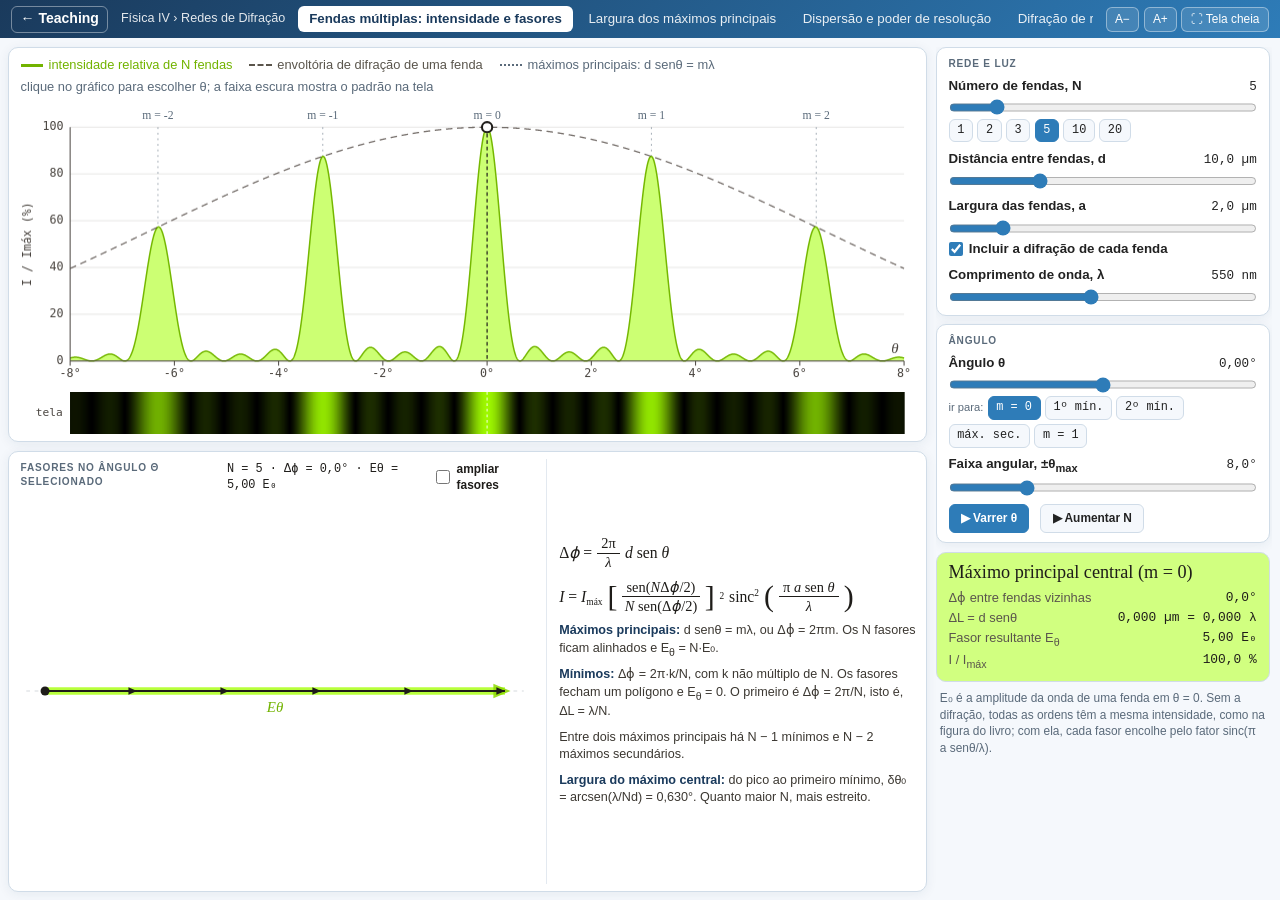
<file: teaching/fisica-iv/redes-de-difracao/fendas-multiplas.html>
<!DOCTYPE html>
<html lang="pt-BR">
<head>
  <meta charset="UTF-8" />
  <meta name="viewport" content="width=device-width, initial-scale=1.0" />
  <title>Fendas múltiplas: intensidade e fasores · Física IV · Prof. Alexandre Bonatto</title>
  <meta name="description" content="Simulação de fendas múltiplas: como o número N de fendas estreita os máximos principais, com a soma dos N fasores para cada ângulo θ." />
  <link rel="stylesheet" href="../../assets/sim.css?v=202611241101" />
  <style>
    .sheet.top { flex: 1; }
    .sheet.bottom { flex: 1.12; flex-direction: row; gap: .8rem; }
    .cv.stripcv { flex: none; height: 3rem; }
    .phbox { flex: 1.45; min-width: 0; min-height: 0; display: flex; flex-direction: column; gap: .25rem; }
    .phbox h2 { display: flex; justify-content: space-between; gap: .8rem; }
    .phbox h2 span { text-transform: none; letter-spacing: 0; font-family: var(--mono); font-weight: 400; font-size: .85rem; color: #1e1c19; }
    .phbox h2 label { text-transform: none; letter-spacing: 0; font-size: .85rem; color: #1e1c19; }
    .info { flex: 1; min-width: 0; min-height: 0; overflow: auto; display: flex; flex-direction: column; justify-content: center; gap: .55rem;
            padding: .2rem .2rem .2rem .9rem; border-left: 1px solid #e3e9f0; font-size: .9rem; color: #3b3731; }
    .info .eq { font-size: 1.12rem; gap: .35rem; color: #1e1c19; }
    .info p { margin: 0; }
    .info b { color: #1a3a5c; }
    .plot canvas, .stripcv canvas { cursor: crosshair; touch-action: pan-y; }
    .legend .lcurve { color: var(--sumc, #2f7d32); } .legend .lenv { color: #5a554c; } .legend .lord { color: #5a6a7a; }
    .legend .lord i { border-top-style: dotted; border-top-width: 2px; }
    @media (max-width: 900px), (max-height: 460px) {
      .sheet.bottom { flex-direction: column; } .info { border-left: none; border-top: 1px solid #e3e9f0; padding: .6rem .2rem 0; overflow: visible; }
      .cv.stripcv { aspect-ratio: auto; height: 3rem; } .phbox .cv { aspect-ratio: 4 / 3; }
    }
  </style>
</head>
<body data-course="fisica-iv" data-topic="redes-de-difracao" data-sim="fendas-multiplas">

  <main class="stage">
    <h1 class="sr-only">Fendas múltiplas: intensidade e fasores</h1>

    <section class="view">
      <div class="sheet grow top">
        <div class="legend">
          <span class="lcurve" id="legCurve"><i></i> intensidade relativa de N fendas</span>
          <span class="lenv dash"><i></i> envoltória de difração de uma fenda</span>
          <span class="lord"><i></i> máximos principais: d senθ = mλ</span>
          <span>clique no gráfico para escolher θ; a faixa escura mostra o padrão na tela</span>
        </div>
        <div class="cv plot"><canvas id="plot" aria-label="Intensidade relativa em função do ângulo θ"></canvas></div>
        <div class="cv stripcv"><canvas id="strip" aria-label="Padrão de intensidade como visto numa tela"></canvas></div>
      </div>

      <div class="sheet grow bottom">
        <div class="phbox">
          <h2>Fasores no ângulo θ selecionado <span id="phCap"></span>
            <label class="check" title="Amplia o desenho para ocupar o quadro; a escala deixa de ser fixa"><input type="checkbox" id="fit" /> ampliar fasores</label></h2>
          <div class="cv"><canvas id="phasors" aria-label="Soma dos N fasores e fasor resultante"></canvas></div>
        </div>
        <div class="info">
          <div class="eq">
            <span>Δ<span class="v">ϕ</span> =</span>
            <span class="frac"><span class="num">2π</span><span class="den"><span class="v">λ</span></span></span>
            <span><span class="v">d</span> sen <span class="v">θ</span></span>
          </div>
          <div class="eq">
            <span><span class="v">I</span> = <span class="v">I</span><sub>máx</sub></span>
            <span class="paren">[</span><span class="frac"><span class="num">sen(<span class="v">N</span>Δ<span class="v">ϕ</span>/2)</span><span class="den"><span class="v">N</span> sen(Δ<span class="v">ϕ</span>/2)</span></span><span class="paren">]</span><sup>2</sup>
            <span>sinc<sup>2</sup></span><span class="paren">(</span><span class="frac"><span class="num">π <span class="v">a</span> sen <span class="v">θ</span></span><span class="den"><span class="v">λ</span></span></span><span class="paren">)</span>
          </div>
          <p><b>Máximos principais:</b> d senθ = mλ, ou Δϕ = 2πm. Os N fasores ficam alinhados e E<sub>θ</sub> = N·E₀.</p>
          <p><b>Mínimos:</b> Δϕ = 2π·k/N, com k não múltiplo de N. Os fasores fecham um polígono e E<sub>θ</sub> = 0. O primeiro é Δϕ = 2π/N, isto é, ΔL = λ/N.</p>
          <p>Entre dois máximos principais há N − 1 mínimos e N − 2 máximos secundários.</p>
          <p id="widthLine"></p>
        </div>
      </div>
    </section>

    <aside class="panel">
      <div class="card">
        <h2>Rede e luz</h2>
        <div class="ctrl">
          <label for="N"><span>Número de fendas, N</span><output id="NOut" for="N">5</output></label>
          <input type="range" id="N" min="1" max="30" step="1" value="5" />
          <div class="presets" id="nBtns" role="group" aria-label="Valores de N">
            <button type="button" data-n="1">1</button><button type="button" data-n="2">2</button><button type="button" data-n="3">3</button>
            <button type="button" data-n="5">5</button><button type="button" data-n="10">10</button><button type="button" data-n="20">20</button>
          </div>
        </div>
        <div class="ctrl">
          <label for="d"><span>Distância entre fendas, d</span><output id="dOut" for="d">10,0 µm</output></label>
          <input type="range" id="d" min="2" max="30" step="0.5" value="10" />
        </div>
        <div class="ctrl">
          <label for="a"><span>Largura das fendas, a</span><output id="aOut" for="a">2,0 µm</output></label>
          <input type="range" id="a" min="0.5" max="10" step="0.1" value="2" />
          <label class="check"><input type="checkbox" id="diff" checked /> Incluir a difração de cada fenda</label>
        </div>
        <div class="ctrl">
          <label for="lambda"><span>Comprimento de onda, λ</span><output id="lambdaOut" for="lambda">550 nm</output></label>
          <input type="range" id="lambda" min="380" max="750" step="1" value="550" />
        </div>
      </div>

      <div class="card">
        <h2>Ângulo</h2>
        <div class="ctrl">
          <label for="theta"><span>Ângulo θ</span><output id="thetaOut" for="theta">0,00°</output></label>
          <input type="range" id="theta" min="-8" max="8" step="0.01" value="0" />
          <div class="presets" id="goBtns"><span class="lbl">ir para:</span></div>
        </div>
        <div class="ctrl">
          <label for="thmax"><span>Faixa angular, ±θ<sub>max</sub></span><output id="thmaxOut" for="thmax">8,0°</output></label>
          <input type="range" id="thmax" min="1" max="30" step="0.5" value="8" />
        </div>
        <div class="ctrl row">
          <button type="button" class="btn primary" id="sweep">▶ Varrer θ</button>
          <button type="button" class="btn" id="animN">▶ Aumentar N</button>
        </div>
      </div>

      <div class="readout" id="readout" aria-live="polite">
        <p class="status" id="status">Máximo principal central (m = 0)</p>
        <dl>
          <dt>Δϕ entre fendas vizinhas</dt><dd id="dphiOut">0,0°</dd>
          <dt>ΔL = d senθ</dt><dd id="dLOut">0,000 µm = 0,00 λ</dd>
          <dt>Fasor resultante E<sub>θ</sub></dt><dd id="EOut">5,00 E₀</dd>
          <dt>I / I<sub>máx</sub></dt><dd id="IOut">100 %</dd>
        </dl>
      </div>

      <p class="note">E₀ é a amplitude da onda de uma fenda em θ = 0. Sem a difração, todas as ordens têm a mesma intensidade, como na figura do livro; com ela, cada fasor encolhe pelo fator sinc(π a senθ/λ).</p>
    </aside>
  </main>

  <script src="../../catalog.js?v=202611241101"></script>
  <script src="../../assets/sim.js?v=202611241101"></script>
  <script>
  (function () {
    const { fmt, size, watch, line, arrowHead, label, wlToRGB, MONO } = Sim;
    // unidades: d e a em µm, λ em nm, θ em graus
    const state = { N: 5, d: 10, a: 2, lambda: 550, theta: 0, thmax: 8, diff: true, fit: false,
                    sweep: false, dir: 1, animN: false, accN: 0, dirN: 1 };
    const DEG = Math.PI / 180, INK = '#1e1c19', GREY = '#5a6a7a';
    const $ = id => document.getElementById(id);
    const cvP = $('plot'), cvS = $('strip'), cvF = $('phasors');
    const lamUm = () => state.lambda / 1000;
    const phi = th => 2 * Math.PI * state.d * Math.sin(th * DEG) / lamUm();          // fase entre fendas vizinhas
    const sinc = x => x === 0 ? 1 : Math.sin(x) / x;
    const slit = th => state.diff ? sinc(Math.PI * state.a * Math.sin(th * DEG) / lamUm()) : 1;   // amplitude de uma fenda, em E₀
    function arrayFactor(ph) {                                                       // |soma dos N fasores| / N, com sinal
      const s = Math.sin(ph / 2); if (Math.abs(s) < 1e-7) return 1;
      return Math.sin(state.N * ph / 2) / (state.N * s);
    }
    const I = th => { const f = arrayFactor(phi(th)) * slit(th); return f * f; };

    let col = [0, 255, 0];
    const mixWhite = (v, w) => Math.round(255 + (v - 255) * w);
    const tint = w => `rgb(${mixWhite(col[0], w)},${mixWhite(col[1], w)},${mixWhite(col[2], w)})`;
    const dark = w => `rgb(${Math.round(col[0] * w)},${Math.round(col[1] * w)},${Math.round(col[2] * w)})`;

    function classify() {
      const N = state.N, u = phi(state.theta) / (2 * Math.PI), m = Math.round(u);
      if (N === 1) return { kind: 'single' };
      if (Math.abs(N * (u - m)) < 0.08) return { kind: 'max', m };
      const x = N * u, kk = Math.round(x);
      if (Math.abs(x - kk) < 0.08 && kk % N !== 0) return { kind: 'min', k: kk };
      return { kind: 'mid' };
    }
    function niceStep(range, target) {
      const raw = range / target, p = Math.pow(10, Math.floor(Math.log10(raw)));
      for (const m of [1, 2, 5, 10]) if (raw <= m * p) return m * p;
      return 10 * p;
    }
    const layout = {};

    // ───────── gráfico de intensidade ─────────
    function drawPlot() {
      const s = size(cvP); if (!s) return;
      const { w: W, h: H, k, ctx: c } = s;
      const ml = 58 * k, mr = 16 * k, mt = 26 * k, mb = 28 * k, pw = W - ml - mr, ph = H - mt - mb, T = state.thmax;
      layout.ml = ml; layout.pw = pw;
      const xs = th => ml + (th + T) / (2 * T) * pw, ys = v => mt + ph - v * ph;
      c.clearRect(0, 0, W, H); c.fillStyle = '#fff'; c.fillRect(0, 0, W, H);
      c.font = `${12.5 * k}px ${MONO}`; c.fillStyle = '#4a4540';
      c.textAlign = 'right'; c.textBaseline = 'middle';
      for (let v = 0; v <= 100; v += 20) { line(c, ml, ys(v / 100), ml + pw, ys(v / 100), 'rgba(60,50,45,0.12)', 1); c.fillText(String(v), ml - 7 * k, ys(v / 100)); }
      c.save(); c.translate(13 * k, mt + ph / 2); c.rotate(-Math.PI / 2);
      label(c, 'I / Imáx (%)', 0, 0, { align: 'center', size: 12.5 * k, mono: true, color: '#4a4540' }); c.restore();
      // ordens dos máximos principais
      const lam = lamUm();
      for (let m = -40; m <= 40; m++) {
        const sn = m * lam / state.d; if (Math.abs(sn) >= 1) continue;
        const th = Math.asin(sn) / DEG; if (Math.abs(th) > T) continue;
        line(c, xs(th), mt, xs(th), ys(0), 'rgba(90,106,122,0.55)', 1, [2 * k, 4 * k]);
        if (pw / (2 * T) * (Math.asin(lam / state.d) / DEG) > 34 * k || m % 2 === 0)
          label(c, 'm = ' + m, xs(th), mt - 12 * k, { align: 'center', size: 12.5 * k, color: GREY });
      }
      // curva (4 amostras por pixel, para não perder os máximos estreitos)
      const n = Math.max(800, Math.floor(pw * 4));
      const path = fn => { c.beginPath(); for (let i = 0; i <= n; i++) { const th = -T + 2 * T * i / n, x = xs(th), y = ys(fn(th)); i ? c.lineTo(x, y) : c.moveTo(x, y); } };
      path(I); c.lineTo(xs(T), ys(0)); c.lineTo(xs(-T), ys(0)); c.closePath(); c.fillStyle = tint(0.55); c.fill();
      path(I); c.strokeStyle = dark(0.72); c.lineWidth = 1.6 * k; c.lineJoin = 'round'; c.stroke();
      if (state.diff && state.N > 1) { c.save(); c.setLineDash([7 * k, 5 * k]); path(th => { const v = slit(th); return v * v; }); c.strokeStyle = 'rgba(60,50,45,0.7)'; c.lineWidth = 1.4 * k; c.stroke(); c.restore(); }
      // eixo x
      c.strokeStyle = '#4a4540'; c.lineWidth = 1; c.beginPath(); c.moveTo(ml, mt); c.lineTo(ml, ys(0)); c.lineTo(ml + pw, ys(0)); c.stroke();
      c.fillStyle = '#4a4540'; c.font = `${12.5 * k}px ${MONO}`; c.textAlign = 'center'; c.textBaseline = 'top';
      const step = niceStep(2 * T, Math.max(4, Math.floor(pw / (95 * k))));
      for (let th = -Math.floor(T / step) * step; th <= T + 1e-9; th += step) {
        line(c, xs(th), ys(0), xs(th), ys(0) + 5 * k, '#4a4540', 1);
        c.fillText(fmt(th, step < 1 ? 1 : 0) + '°', xs(th), ys(0) + 8 * k);
      }
      label(c, 'θ', ml + pw - 6 * k, ys(0) - 13 * k, { align: 'right', italic: true, size: 16 * k, color: '#4a4540' });
      // marcador do ângulo selecionado
      const cx = xs(state.theta), cyv = ys(I(state.theta));
      line(c, cx, mt, cx, ys(0), INK, 1.3 * k, [4 * k, 3 * k]);
      c.beginPath(); c.arc(cx, cyv, 5.5 * k, 0, 2 * Math.PI); c.fillStyle = '#fff'; c.fill(); c.lineWidth = 2.2 * k; c.strokeStyle = INK; c.stroke();
    }

    // ───────── padrão na tela ─────────
    function drawStrip() {
      const s = size(cvS); if (!s) return;
      const { w: W, h: H, k, ctx: c } = s;
      const ml = 58 * k, mr = 16 * k, pw = W - ml - mr, T = state.thmax;
      c.clearRect(0, 0, W, H); c.fillStyle = '#000'; c.fillRect(ml, 0, pw, H);
      const n = Math.max(2, Math.round(pw));
      for (let i = 0; i < n; i++) {
        let v = 0; for (let j = 0; j < 4; j++) v += I(-T + 2 * T * (i + (j + 0.5) / 4) / n);
        const b = Math.pow(v / 4, 0.6);                              // realce dos máximos fracos, como o olho faz
        c.fillStyle = `rgb(${Math.round(col[0] * b)},${Math.round(col[1] * b)},${Math.round(col[2] * b)})`;
        c.fillRect(ml + pw * i / n, 0, pw / n + 0.6, H);
      }
      const cx = ml + (state.theta + T) / (2 * T) * pw;
      line(c, cx, 0, cx, H, 'rgba(255,255,255,0.8)', 1.2 * k, [3 * k, 3 * k]);
      label(c, 'tela', ml - 8 * k, H / 2, { align: 'right', size: 12 * k, mono: true, color: '#4a4540' });
    }

    // ───────── fasores ─────────
    function drawPhasors() {
      const s = size(cvF); if (!s) return;
      const { w: W, h: H, k, ctx: c } = s;
      c.clearRect(0, 0, W, H); c.fillStyle = '#fff'; c.fillRect(0, 0, W, H);
      const N = state.N, ph = phi(state.theta), sl = slit(state.theta), mg = 22 * k;
      // escala fixa: a cadeia alinhada (N·E₀) ocupa a largura; o arco mais alto (≈ 0,73·N·E₀) cabe na altura
      let L = Math.min((W - 2 * mg) / N, (H - 2 * mg) / (0.75 * N), 0.34 * W);
      let pts, x0, x1, y0, y1;
      const build = () => {
        pts = [[0, 0]]; let x = 0, y = 0; x0 = x1 = y0 = y1 = 0;
        for (let j = 0; j < N; j++) { x += L * sl * Math.cos(j * ph); y += L * sl * Math.sin(j * ph); pts.push([x, y]); }
        pts.forEach(p => { x0 = Math.min(x0, p[0]); x1 = Math.max(x1, p[0]); y0 = Math.min(y0, p[1]); y1 = Math.max(y1, p[1]); });
      };
      build();
      if (state.fit) {   // amplia até o desenho ocupar o quadro (deixa margem para os rótulos)
        const z = Math.min((W - 6 * mg) / Math.max(x1 - x0, 1), (H - 4 * mg) / Math.max(y1 - y0, 1), 12);
        if (z > 1) { L *= z; build(); }
      }
      const ox = W / 2 - (x0 + x1) / 2, oy = H / 2 + (y0 + y1) / 2;
      const P = pts.map(p => [ox + p[0], oy - p[1]]);
      const O = P[0], E = P[N], R = Math.hypot(E[0] - O[0], E[1] - O[1]);
      // linha de referência (direção do primeiro fasor)
      line(c, mg / 2, O[1], W - mg / 2, O[1], 'rgba(90,106,122,0.25)', 1, [4 * k, 5 * k]);
      // resultante, por baixo da cadeia
      if (R > 3) {
        c.save(); c.globalAlpha = 0.85; line(c, O[0], O[1], E[0], E[1], tint(0.9), 8 * k);
        const ang = Math.atan2(E[1] - O[1], E[0] - O[0]);
        if (R > 14 * k) arrowHead(c, E[0] + 6 * k * Math.cos(ang), E[1] + 6 * k * Math.sin(ang), ang, 20 * k, dark(0.85));
        c.restore();
        line(c, O[0], O[1], E[0], E[1], dark(0.85), 2 * k);
      }
      // cadeia de fasores
      const seg = L * Math.abs(sl), hs = Math.max(3, Math.min(10 * k, 0.4 * seg));
      for (let j = 0; j < N; j++) {
        const A = P[j], B = P[j + 1];
        line(c, A[0], A[1], B[0], B[1], INK, Math.min(2 * k, Math.max(1, seg / 10)));
        if (seg > 5) arrowHead(c, B[0], B[1], Math.atan2(B[1] - A[1], B[0] - A[0]), hs, INK);
      }
      c.beginPath(); c.arc(O[0], O[1], 4.8 * k, 0, 2 * Math.PI); c.fillStyle = INK; c.fill();
      // ângulo Δϕ entre o primeiro e o segundo fasor
      const phw = Math.atan2(Math.sin(ph), Math.cos(ph));
      if (N >= 2 && seg > 34 * k && Math.abs(phw) > 4 * DEG) {
        const J = P[1], base = sl < 0 ? Math.PI : 0, r = Math.min(0.42 * seg, 46 * k);
        line(c, J[0], J[1], J[0] + 0.75 * seg * Math.cos(base), J[1] - 0.75 * seg * Math.sin(base), GREY, 1, [4 * k, 4 * k]);
        c.save(); c.strokeStyle = '#c6302a'; c.lineWidth = 1.6 * k; c.beginPath();
        c.arc(J[0], J[1], r, -base, -(base + phw), phw > 0); c.stroke(); c.restore();
        const am = base + phw / 2;
        label(c, 'Δϕ', J[0] + (r + 15 * k) * Math.cos(am), J[1] - (r + 15 * k) * Math.sin(am), { align: 'center', italic: true, size: 15 * k, color: '#c6302a' });
      }
      // rótulo da resultante
      if (R < 0.03 * N * L) label(c, 'Eθ = 0', O[0], O[1] + 20 * k, { align: 'center', italic: true, size: 16 * k, color: dark(0.7) });
      else {
        const ang = Math.atan2(E[1] - O[1], E[0] - O[0]), nx = -Math.sin(ang), ny = Math.cos(ang);
        label(c, 'Eθ', (O[0] + E[0]) / 2 + nx * 18 * k, (O[1] + E[1]) / 2 + ny * 18 * k, { align: 'center', italic: true, size: 16 * k, color: dark(0.7) });
      }
    }

    // ───────── textos ─────────
    function updateText() {
      const { N, d, a, lambda: lam, theta: th } = state, kd = classify();
      const ph = phi(th), deg = ph / DEG, wrap = Math.atan2(Math.sin(ph), Math.cos(ph)) / DEG;
      const E = Math.abs(arrayFactor(ph) * slit(th)) * N, Iv = I(th);
      $('NOut').textContent = String(N); $('dOut').textContent = fmt(d, 1) + ' µm'; $('aOut').textContent = fmt(a, 1) + ' µm';
      $('lambdaOut').textContent = lam + ' nm'; $('thetaOut').textContent = fmt(th, 2) + '°'; $('thmaxOut').textContent = fmt(state.thmax, 1) + '°';
      $('status').textContent = kd.kind === 'max' ? (kd.m === 0 ? 'Máximo principal central (m = 0)' : `Máximo principal de ordem m = ${kd.m}`)
        : kd.kind === 'min' ? 'Mínimo: os fasores fecham o polígono'
        : kd.kind === 'single' ? 'Uma fenda: só o padrão de difração' : 'Entre um máximo e um mínimo';
      $('dphiOut').textContent = Math.abs(deg) > 180.05 ? `${fmt(deg, 1)}° (≡ ${fmt(wrap, 1)}°)` : fmt(deg, 1) + '°';
      const dL = d * Math.sin(th * DEG);
      $('dLOut').textContent = `${fmt(dL, 3)} µm = ${fmt(dL / lamUm(), 3)} λ`;
      $('EOut').textContent = fmt(E, 2) + ' E₀';
      $('IOut').textContent = fmt(100 * Iv, Iv < 0.1 ? 2 : 1) + ' %';
      $('phCap').textContent = `N = ${N} · Δϕ = ${fmt(wrap, 1)}° · Eθ = ${fmt(E, 2)} E₀`;
      $('readout').style.background = tint(0.5 * Math.min(1, Iv));
      $('legCurve').style.setProperty('--sumc', dark(0.7));
      const sn = lamUm() / (N * d);
      $('widthLine').innerHTML = N > 1 && sn < 1
        ? `<b>Largura do máximo central:</b> do pico ao primeiro mínimo, δθ₀ = arcsen(λ/Nd) = ${fmt(Math.asin(sn) / DEG, 3)}°. Quanto maior N, mais estreito.`
        : '<b>Com uma única fenda</b> não há fasores para somar: resta o padrão de difração da fenda.';
      // atalhos de θ
      const box = $('goBtns'); box.querySelectorAll('button').forEach(b => b.remove());
      const add = (txt, sinv, title) => {
        if (Math.abs(sinv) >= 1) return; const t = Math.asin(sinv) / DEG; if (t > state.thmax) return;
        const b = document.createElement('button'); b.type = 'button'; b.textContent = txt; b.title = title; b.dataset.theta = t.toFixed(5);
        b.setAttribute('aria-pressed', String(Math.abs(th - t) < 0.004)); box.appendChild(b);
      };
      add('m = 0', 0, 'máximo central: fasores alinhados');
      if (N >= 2) add('1º mín.', lamUm() / (N * d), 'Δϕ = 2π/N: polígono de N lados');
      if (N >= 3) add('2º mín.', 2 * lamUm() / (N * d), 'Δϕ = 4π/N');
      if (N >= 3) add('máx. sec.', 1.5 * lamUm() / (N * d), 'perto do primeiro máximo secundário');
      add('m = 1', lamUm() / d, 'máximo principal de ordem 1');
      document.querySelectorAll('#nBtns button').forEach(b => b.setAttribute('aria-pressed', String(+b.dataset.n === N)));
    }
    const render = () => { drawPlot(); drawStrip(); drawPhasors(); };
    const update = () => { updateText(); render(); };

    // ───────── eventos ─────────
    const setTheta = v => { state.theta = Math.max(-state.thmax, Math.min(state.thmax, v)); $('theta').value = state.theta; };
    const setN = v => { state.N = v; $('N').value = v; };
    $('N').addEventListener('input', e => { state.N = +e.target.value; update(); });
    $('nBtns').addEventListener('click', e => { const b = e.target.closest('button[data-n]'); if (!b) return; setN(+b.dataset.n); update(); });
    $('d').addEventListener('input', e => {
      state.d = +e.target.value; $('a').max = state.d;
      if (state.a > state.d) { state.a = state.d; $('a').value = state.a; } update();
    });
    $('a').addEventListener('input', e => { state.a = Math.min(+e.target.value, state.d); update(); });
    $('diff').addEventListener('change', e => { state.diff = e.target.checked; update(); });
    $('fit').addEventListener('change', e => { state.fit = e.target.checked; render(); });
    $('lambda').addEventListener('input', e => { state.lambda = +e.target.value; col = wlToRGB(state.lambda); update(); });
    $('theta').addEventListener('input', e => { state.theta = +e.target.value; update(); });
    $('thmax').addEventListener('input', e => {
      state.thmax = +e.target.value; $('theta').min = -state.thmax; $('theta').max = state.thmax; setTheta(state.theta); update();
    });
    $('goBtns').addEventListener('click', e => { const b = e.target.closest('button[data-theta]'); if (!b) return; setTheta(+b.dataset.theta); update(); });
    const pick = cv => {
      const h = e => {
        if (e.type === 'pointermove' && !(e.buttons & 1)) return;
        if (!layout.pw) return;
        const f = Math.min(1, Math.max(0, (e.clientX - cv.getBoundingClientRect().left - layout.ml) / layout.pw));
        setTheta(Math.round((-state.thmax + f * 2 * state.thmax) * 100) / 100); update();
      };
      cv.addEventListener('pointerdown', h); cv.addEventListener('pointermove', h);
    };
    pick(cvP); pick(cvS);

    let last = null, running = false;
    function loop(ts) {
      if (!state.sweep && !state.animN) { running = false; return; }
      const dt = last != null ? Math.min(0.05, (ts - last) / 1000) : 0; last = ts;
      if (state.sweep) {
        const T = state.thmax; let v = state.theta + state.dir * (T / 8) * dt;
        if (v >= T) { v = T; state.dir = -1; } else if (v <= -T) { v = -T; state.dir = 1; }
        setTheta(v);
      }
      if (state.animN) {
        state.accN += dt;
        if (state.accN >= 0.9) { state.accN = 0; let n = state.N + state.dirN;
          if (n >= 20) { n = 20; state.dirN = -1; } else if (n <= 1) { n = 1; state.dirN = 1; } setN(n); }
      }
      update(); requestAnimationFrame(loop);
    }
    const start = () => { if (!running) { running = true; last = null; requestAnimationFrame(loop); } };
    $('sweep').addEventListener('click', () => { state.sweep = !state.sweep; $('sweep').textContent = state.sweep ? '❚❚ Pausar θ' : '▶ Varrer θ'; if (state.sweep) start(); });
    $('animN').addEventListener('click', () => { state.animN = !state.animN; state.accN = 0; $('animN').textContent = state.animN ? '❚❚ Parar N' : '▶ Aumentar N'; if (state.animN) start(); });

    col = wlToRGB(state.lambda); $('a').max = state.d; watch(render); update();
  })();
  </script>
</body>
</html>
</file>
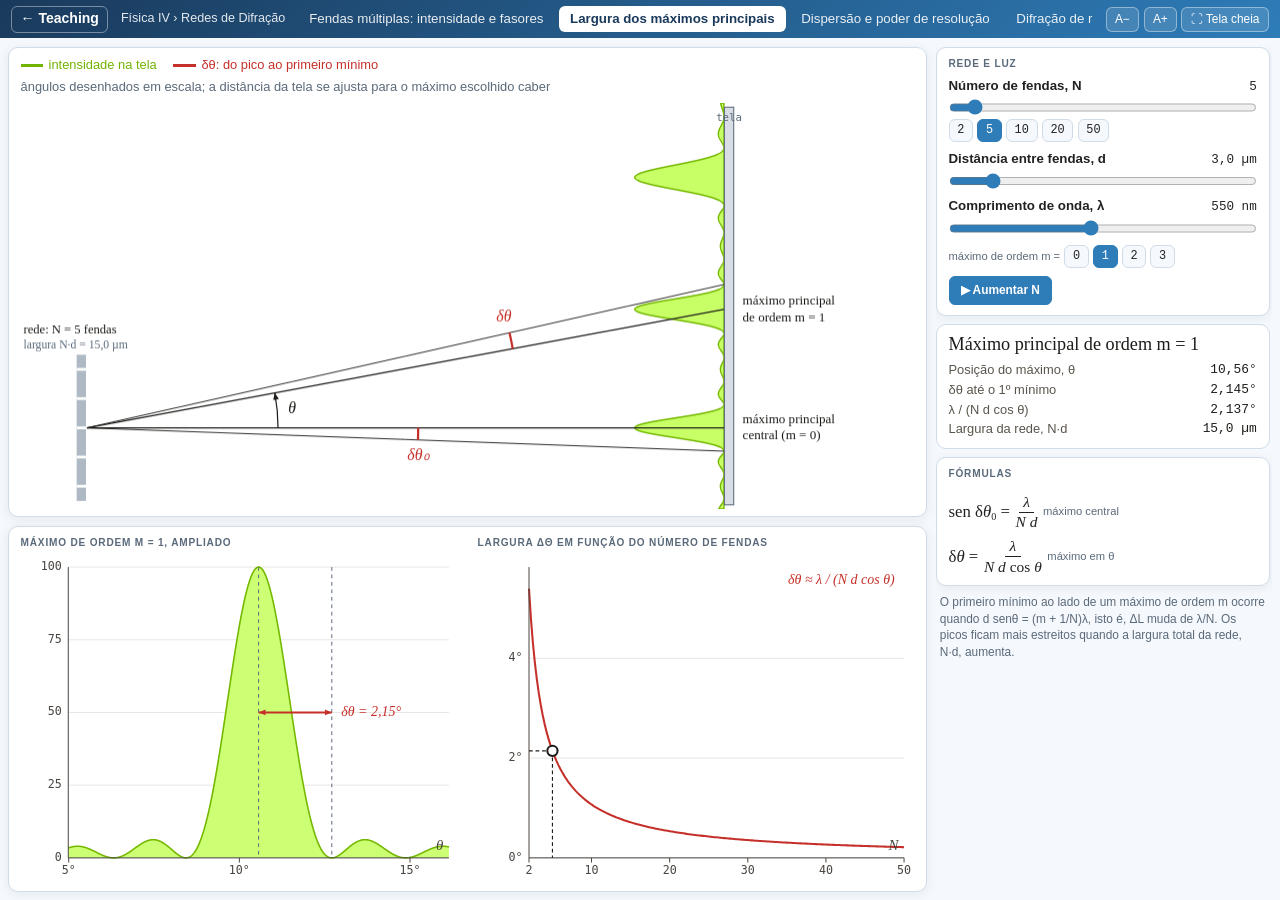
<file: teaching/fisica-iv/redes-de-difracao/largura-dos-maximos.html>
<!DOCTYPE html>
<html lang="pt-BR">
<head>
  <meta charset="UTF-8" />
  <meta name="viewport" content="width=device-width, initial-scale=1.0" />
  <title>Largura dos máximos principais · Física IV · Prof. Alexandre Bonatto</title>
  <meta name="description" content="Simulação da largura angular dos máximos principais de uma rede de difração: sen δθ₀ = λ/Nd e δθ = λ/(N d cos θ)." />
  <link rel="stylesheet" href="../../assets/sim.css?v=202611241101" />
  <style>
    .sheet.geo { flex: 1.3; }
    .sheet.plots { flex: 1; flex-direction: row; gap: .8rem; }
    .plotbox { flex: 1; min-width: 0; min-height: 0; display: flex; flex-direction: column; gap: .25rem; }
    #vsN { cursor: crosshair; touch-action: pan-y; }
    .legend .lcurve { color: var(--sumc, #2f7d32); } .legend .lred { color: var(--hot); }
    .formulas { display: grid; gap: .45rem; justify-items: start; }
    .formulas .eq { font-size: 1.2rem; gap: .4rem; }
    @media (max-width: 900px), (max-height: 460px) { .sheet.plots { flex-direction: column; } .plotbox .cv { aspect-ratio: 16 / 9; } }
  </style>
</head>
<body data-course="fisica-iv" data-topic="redes-de-difracao" data-sim="largura-dos-maximos">

  <main class="stage">
    <h1 class="sr-only">Largura dos máximos principais</h1>

    <section class="view">
      <div class="sheet grow geo">
        <div class="legend">
          <span class="lcurve" id="legCurve"><i></i> intensidade na tela</span>
          <span class="lred"><i></i> δθ: do pico ao primeiro mínimo</span>
          <span>ângulos desenhados em escala; a distância da tela se ajusta para o máximo escolhido caber</span>
        </div>
        <div class="cv tall"><canvas id="geo" aria-label="Rede, tela com o perfil de intensidade e os ângulos θ, δθ e δθ₀"></canvas></div>
      </div>

      <div class="sheet grow plots">
        <div class="plotbox">
          <h2 id="zoomTitle">Máximo selecionado, ampliado</h2>
          <div class="cv"><canvas id="zoom" aria-label="Perfil de intensidade em torno do máximo selecionado"></canvas></div>
        </div>
        <div class="plotbox">
          <h2>Largura δθ em função do número de fendas</h2>
          <div class="cv"><canvas id="vsN" aria-label="Largura do máximo em função de N"></canvas></div>
        </div>
      </div>
    </section>

    <aside class="panel">
      <div class="card">
        <h2>Rede e luz</h2>
        <div class="ctrl">
          <label for="N"><span>Número de fendas, N</span><output id="NOut" for="N">5</output></label>
          <input type="range" id="N" min="2" max="50" step="1" value="5" />
          <div class="presets" id="nBtns" role="group" aria-label="Valores de N">
            <button type="button" data-n="2">2</button><button type="button" data-n="5">5</button><button type="button" data-n="10">10</button>
            <button type="button" data-n="20">20</button><button type="button" data-n="50">50</button>
          </div>
        </div>
        <div class="ctrl">
          <label for="d"><span>Distância entre fendas, d</span><output id="dOut" for="d">3,0 µm</output></label>
          <input type="range" id="d" min="2" max="10" step="0.1" value="3" />
        </div>
        <div class="ctrl">
          <label for="lambda"><span>Comprimento de onda, λ</span><output id="lambdaOut" for="lambda">550 nm</output></label>
          <input type="range" id="lambda" min="380" max="750" step="1" value="550" />
        </div>
        <div class="ctrl">
          <div class="presets" id="mBtns" role="group" aria-label="Ordem do máximo"><span class="lbl">máximo de ordem m =</span></div>
        </div>
        <div class="ctrl row">
          <button type="button" class="btn primary" id="animN">▶ Aumentar N</button>
        </div>
      </div>

      <div class="readout" id="readout" aria-live="polite">
        <p class="status" id="status">Máximo principal de ordem m = 1</p>
        <dl>
          <dt>Posição do máximo, θ</dt><dd id="thOut">10,56°</dd>
          <dt>δθ até o 1º mínimo</dt><dd id="dthOut">2,134°</dd>
          <dt id="apxLbl">λ / (N d cos θ)</dt><dd id="apxOut">2,137°</dd>
          <dt>Largura da rede, N·d</dt><dd id="ndOut">15,0 µm</dd>
        </dl>
      </div>

      <div class="card formulas">
        <h2>Fórmulas</h2>
        <div class="eq"><span>sen δ<span class="v">θ</span><sub>0</sub> =</span><span class="frac"><span class="num"><span class="v">λ</span></span><span class="den"><span class="v">N d</span></span></span><span style="font-family:var(--ui);font-size:.8rem;color:var(--muted)">máximo central</span></div>
        <div class="eq"><span>δ<span class="v">θ</span> =</span><span class="frac"><span class="num"><span class="v">λ</span></span><span class="den"><span class="v">N d</span> cos <span class="v">θ</span></span></span><span style="font-family:var(--ui);font-size:.8rem;color:var(--muted)">máximo em θ</span></div>
      </div>

      <p class="note">O primeiro mínimo ao lado de um máximo de ordem m ocorre quando d senθ = (m + 1/N)λ, isto é, ΔL muda de λ/N. Os picos ficam mais estreitos quando a largura total da rede, N·d, aumenta.</p>
    </aside>
  </main>

  <script src="../../catalog.js?v=202611241101"></script>
  <script src="../../assets/sim.js?v=202611241101"></script>
  <script>
  (function () {
    const { fmt, size, watch, line, arrowHead, label, wlToRGB, MONO } = Sim;
    // unidades: d em µm, λ em nm, ângulos em graus
    const state = { N: 5, d: 3, lambda: 550, m: 1, animN: false, acc: 0, dir: 1 };
    const DEG = Math.PI / 180, INK = '#1e1c19', GREY = '#5a6a7a', RED = '#c6302a';
    const $ = id => document.getElementById(id);
    const cvG = $('geo'), cvZ = $('zoom'), cvN = $('vsN');
    const lamUm = () => state.lambda / 1000;
    const asinDeg = x => Math.abs(x) < 1 ? Math.asin(x) / DEG : null;
    const thetaM = m => asinDeg(m * lamUm() / state.d);                       // posição do máximo de ordem m
    const firstMin = (m, N = state.N) => asinDeg((m + 1 / N) * lamUm() / state.d);   // primeiro mínimo depois dele
    const width = (m, N = state.N) => { const a = thetaM(m), b = firstMin(m, N); return a == null || b == null ? null : b - a; };
    const I = th => {
      const ph = 2 * Math.PI * state.d * Math.sin(th * DEG) / lamUm(), s = Math.sin(ph / 2);
      if (Math.abs(s) < 1e-7) return 1; const v = Math.sin(state.N * ph / 2) / (state.N * s); return v * v;
    };
    const orderOK = m => { const b = firstMin(m, 2); return b != null && b <= 42; };   // N = 2 é o pior caso: a ordem não some ao variar N

    let col = [0, 255, 0];
    const mixWhite = (v, w) => Math.round(255 + (v - 255) * w);
    const tint = w => `rgb(${mixWhite(col[0], w)},${mixWhite(col[1], w)},${mixWhite(col[2], w)})`;
    const dark = w => `rgb(${Math.round(col[0] * w)},${Math.round(col[1] * w)},${Math.round(col[2] * w)})`;
    function niceStep(range, target) {
      const raw = range / target, p = Math.pow(10, Math.floor(Math.log10(raw)));
      for (const mm of [1, 2, 5, 10]) if (raw <= mm * p) return mm * p;
      return 10 * p;
    }
    const decimals = step => Math.max(0, Math.ceil(-Math.log10(step) - 1e-9));
    const layout = {};

    // ───────── geometria (como a Fig. 43-5) ─────────
    function drawGeo() {
      const s = size(cvG); if (!s) return;
      const { w: W, h: H, k, ctx: c } = s;
      c.clearRect(0, 0, W, H); c.fillStyle = '#fff'; c.fillRect(0, 0, W, H);
      const m = state.m, thM = thetaM(m), thMin = firstMin(m), dth = thMin - thM, d0 = firstMin(0);
      const xg = 70 * k, rightSpace = 215 * k, cy = H * (m === 0 ? 0.5 : 0.8);
      const topAng = Math.min(80, m === 0 ? d0 * 2.2 : thMin + Math.max(dth * 1.2, 1.5));
      let Dpx = Math.min(W - xg - rightSpace, (cy - 16 * k) / Math.tan(topAng * DEG), (H - cy - 12 * k) / Math.tan(Math.min(60, d0 * 1.25) * DEG));
      Dpx = Math.max(Dpx, 120);
      const O = [xg + 6 * k, cy], xs = O[0] + Dpx, yOf = th => cy - Dpx * Math.tan(th * DEG);

      // perfil de intensidade na tela, desenhado "deitado" como na figura do livro
      const A = Math.min(96 * k, 0.14 * Dpx);
      c.beginPath(); c.moveTo(xs, 0);
      for (let y = 0; y <= H; y += 0.5) c.lineTo(xs - A * I(Math.atan((cy - y) / Dpx) / DEG), y);
      c.lineTo(xs, H); c.closePath(); c.fillStyle = tint(0.6); c.fill(); c.strokeStyle = dark(0.72); c.lineWidth = 1.5 * k; c.stroke();
      c.fillStyle = '#d9dee6'; c.fillRect(xs, 4 * k, 11 * k, H - 8 * k); c.strokeStyle = GREY; c.lineWidth = 1; c.strokeRect(xs + 0.5, 4 * k + 0.5, 11 * k - 1, H - 8 * k - 1);
      label(c, 'tela', xs + 5.5 * k, 16 * k, { align: 'center', size: 11.5 * k, color: GREY, mono: true });

      // rede com N fendas
      const gh = Math.min(0.36 * H, 2 * (H - cy) - 12 * k);
      c.fillStyle = '#aeb9c4'; c.fillRect(xg - 5 * k, cy - gh / 2, 10 * k, gh);
      c.fillStyle = '#fff';
      for (let j = 0; j < state.N; j++) { const y = cy - gh / 2 + gh * (j + 0.5) / state.N, hh = Math.max(1, Math.min(3 * k, gh / state.N * 0.5)); c.fillRect(xg - 5 * k, y - hh / 2, 10 * k, hh); }
      label(c, `rede: N = ${state.N} fendas`, 8 * k, cy - gh / 2 - 26 * k, { size: 13.5 * k });
      label(c, `largura N·d = ${fmt(state.N * state.d, 1)} µm`, 8 * k, cy - gh / 2 - 10 * k, { size: 12.5 * k, color: GREY });

      // raios
      const ray = (th, color, wd) => line(c, O[0], O[1], xs, yOf(th), color, wd);
      ray(0, INK, 1.3 * k); ray(-d0, INK, 1 * k);
      if (m > 0) { ray(thM, INK, 1.3 * k); ray(thMin, INK, 1 * k); } else ray(d0, INK, 1 * k);
      // arcos (ângulos medidos a partir do eixo, positivos para cima)
      const arc = (r, a0, a1, color, wd) => { c.save(); c.strokeStyle = color; c.lineWidth = wd; c.beginPath(); c.arc(O[0], O[1], r, -a1 * DEG, -a0 * DEG); c.stroke(); c.restore(); };
      const onRay = (th, r) => [O[0] + r * Math.cos(th * DEG), O[1] - r * Math.sin(th * DEG)];
      const r0 = 0.52 * Dpx;
      arc(r0, -d0, 0, RED, 2.4 * k);
      { const p = onRay(-d0, r0); label(c, 'δθ₀', p[0], p[1] + 17 * k, { align: 'center', italic: true, size: 17 * k, color: RED }); }
      if (m > 0) {
        const rt = 0.3 * Dpx, r1 = 0.68 * Dpx;
        arc(rt, 0, thM, INK, 1.3 * k);
        { const p = onRay(thM, rt); arrowHead(c, p[0], p[1], -(thM + 90) * DEG, 8 * k, INK); }
        { const p = onRay(thM / 2, rt + 16 * k); label(c, 'θ', p[0], p[1], { align: 'center', italic: true, size: 17 * k }); }
        arc(r1, thM, thMin, RED, 2.4 * k);
        { const p = onRay(thMin, r1); label(c, 'δθ', p[0] - 6 * k, p[1] - 17 * k, { align: 'center', italic: true, size: 17 * k, color: RED }); }
      } else {
        arc(r0, 0, d0, RED, 2.4 * k);
        { const p = onRay(d0, r0); label(c, 'δθ₀', p[0], p[1] - 17 * k, { align: 'center', italic: true, size: 17 * k, color: RED }); }
      }
      // rótulos dos máximos, à direita da tela
      const xl = xs + 20 * k;
      label(c, 'máximo principal', xl, cy - 9 * k, { size: 14 * k }); label(c, 'central (m = 0)', xl, cy + 9 * k, { size: 14 * k });
      if (m > 0) { const y = yOf(thM); label(c, 'máximo principal', xl, y - 9 * k, { size: 14 * k }); label(c, `de ordem m = ${m}`, xl, y + 9 * k, { size: 14 * k }); }
    }

    // ───────── máximo ampliado ─────────
    function drawZoom() {
      const s = size(cvZ); if (!s) return;
      const { w: W, h: H, k, ctx: c } = s;
      const m = state.m, thM = thetaM(m), thMin = firstMin(m), dth = thMin - thM;
      const ml = 56 * k, mr = 14 * k, mt = 14 * k, mb = 28 * k, pw = W - ml - mr, ph = H - mt - mb;
      const a = thM - 2.6 * dth, b = thM + 2.6 * dth;
      const xs = th => ml + (th - a) / (b - a) * pw, ys = v => mt + ph - v * ph;
      c.clearRect(0, 0, W, H); c.fillStyle = '#fff'; c.fillRect(0, 0, W, H);
      c.font = `${12.5 * k}px ${MONO}`; c.fillStyle = '#4a4540'; c.textAlign = 'right'; c.textBaseline = 'middle';
      for (let v = 0; v <= 100; v += 25) { line(c, ml, ys(v / 100), ml + pw, ys(v / 100), 'rgba(60,50,45,0.12)', 1); c.fillText(String(v), ml - 7 * k, ys(v / 100)); }
      const n = Math.max(600, Math.floor(pw * 3));
      const path = () => { c.beginPath(); for (let i = 0; i <= n; i++) { const th = a + (b - a) * i / n, x = xs(th), y = ys(I(th)); i ? c.lineTo(x, y) : c.moveTo(x, y); } };
      path(); c.lineTo(xs(b), ys(0)); c.lineTo(xs(a), ys(0)); c.closePath(); c.fillStyle = tint(0.55); c.fill();
      path(); c.strokeStyle = dark(0.72); c.lineWidth = 1.7 * k; c.lineJoin = 'round'; c.stroke();
      c.strokeStyle = '#4a4540'; c.lineWidth = 1; c.beginPath(); c.moveTo(ml, mt); c.lineTo(ml, ys(0)); c.lineTo(ml + pw, ys(0)); c.stroke();
      const step = niceStep(b - a, Math.max(3, Math.floor(pw / (100 * k)))), dg = decimals(step);
      c.fillStyle = '#4a4540'; c.textAlign = 'center'; c.textBaseline = 'top';
      for (let th = Math.ceil(a / step) * step; th <= b + 1e-9; th += step) { line(c, xs(th), ys(0), xs(th), ys(0) + 5 * k, '#4a4540', 1); c.fillText(fmt(th, dg) + '°', xs(th), ys(0) + 8 * k); }
      label(c, 'θ', ml + pw - 6 * k, ys(0) - 13 * k, { align: 'right', italic: true, size: 16 * k, color: '#4a4540' });
      // δθ: do pico ao primeiro mínimo
      line(c, xs(thM), mt, xs(thM), ys(0), GREY, 1, [4 * k, 4 * k]); line(c, xs(thMin), mt, xs(thMin), ys(0), GREY, 1, [4 * k, 4 * k]);
      const yb = ys(0.5), x0 = xs(thM), x1 = xs(thMin);
      line(c, x0, yb, x1, yb, RED, 2 * k);
      if (x1 - x0 > 26 * k) { arrowHead(c, x0, yb, Math.PI, 8 * k, RED); arrowHead(c, x1, yb, 0, 8 * k, RED); }
      label(c, `δθ = ${fmt(dth, dth < 1 ? 3 : 2)}°`, x1 + 10 * k, yb, { italic: true, size: 15 * k, color: RED });
    }

    // ───────── δθ em função de N ─────────
    function drawVsN() {
      const s = size(cvN); if (!s) return;
      const { w: W, h: H, k, ctx: c } = s;
      const m = state.m, N0 = 2, N1 = 50;
      const ml = 60 * k, mr = 16 * k, mt = 14 * k, mb = 28 * k, pw = W - ml - mr, ph = H - mt - mb;
      layout.ml = ml; layout.pw = pw;
      const f = N => width(m, N), ymax = (f(N0) || 1) * 1.08;
      const xs = N => ml + (N - N0) / (N1 - N0) * pw, ys = v => mt + ph - v / ymax * ph;
      c.clearRect(0, 0, W, H); c.fillStyle = '#fff'; c.fillRect(0, 0, W, H);
      const ystep = niceStep(ymax, 4), yd = decimals(ystep);
      c.font = `${12.5 * k}px ${MONO}`; c.fillStyle = '#4a4540'; c.textAlign = 'right'; c.textBaseline = 'middle';
      for (let v = 0; v <= ymax; v += ystep) { line(c, ml, ys(v), ml + pw, ys(v), 'rgba(60,50,45,0.12)', 1); c.fillText(fmt(v, yd) + '°', ml - 7 * k, ys(v)); }
      c.beginPath(); let started = false;
      for (let N = N0; N <= N1 + 1e-9; N += 0.25) { const v = f(N); if (v == null) continue; const x = xs(N), y = ys(v); started ? c.lineTo(x, y) : c.moveTo(x, y); started = true; }
      c.strokeStyle = RED; c.lineWidth = 2.2 * k; c.lineJoin = 'round'; c.stroke();
      c.strokeStyle = '#4a4540'; c.lineWidth = 1; c.beginPath(); c.moveTo(ml, mt); c.lineTo(ml, ys(0)); c.lineTo(ml + pw, ys(0)); c.stroke();
      c.fillStyle = '#4a4540'; c.textAlign = 'center'; c.textBaseline = 'top';
      for (const N of [2, 10, 20, 30, 40, 50]) { line(c, xs(N), ys(0), xs(N), ys(0) + 5 * k, '#4a4540', 1); c.fillText(String(N), xs(N), ys(0) + 8 * k); }
      label(c, 'N', ml + pw - 6 * k, ys(0) - 13 * k, { align: 'right', italic: true, size: 16 * k, color: '#4a4540' });
      label(c, m === 0 ? 'sen δθ₀ = λ / (N d)' : 'δθ ≈ λ / (N d cos θ)', ml + pw - 10 * k, mt + 14 * k, { align: 'right', italic: true, size: 15 * k, color: RED });
      const v = f(state.N);
      if (v != null) {
        const cx = xs(state.N), cyv = ys(v);
        line(c, cx, cyv, cx, ys(0), INK, 1.2 * k, [4 * k, 3 * k]); line(c, ml, cyv, cx, cyv, INK, 1.2 * k, [4 * k, 3 * k]);
        c.beginPath(); c.arc(cx, cyv, 5.5 * k, 0, 2 * Math.PI); c.fillStyle = '#fff'; c.fill(); c.lineWidth = 2.2 * k; c.strokeStyle = INK; c.stroke();
      }
    }

    function updateText() {
      const { N, d, lambda: lam, m } = state, thM = thetaM(m), dth = width(m);
      $('NOut').textContent = String(N); $('dOut').textContent = fmt(d, 1) + ' µm'; $('lambdaOut').textContent = lam + ' nm';
      $('status').textContent = m === 0 ? 'Máximo principal central (m = 0)' : `Máximo principal de ordem m = ${m}`;
      $('zoomTitle').textContent = m === 0 ? 'Máximo central, ampliado' : `Máximo de ordem m = ${m}, ampliado`;
      $('thOut').textContent = fmt(thM, 2) + '°';
      $('dthOut').textContent = fmt(dth, 3) + '°';
      $('apxLbl').textContent = m === 0 ? 'λ / (N d)' : 'λ / (N d cos θ)';
      $('apxOut').textContent = fmt(lamUm() / (N * d * Math.cos(thM * DEG)) / DEG, 3) + '°';
      $('ndOut').textContent = fmt(N * d, 1) + ' µm';
      $('legCurve').style.setProperty('--sumc', dark(0.7));
      const box = $('mBtns'); box.querySelectorAll('button').forEach(b => b.remove());
      for (let mm = 0; mm <= 4; mm++) {
        if (!orderOK(mm)) break;
        const b = document.createElement('button'); b.type = 'button'; b.textContent = String(mm); b.dataset.m = mm;
        b.setAttribute('aria-pressed', String(mm === m)); box.appendChild(b);
      }
      document.querySelectorAll('#nBtns button').forEach(b => b.setAttribute('aria-pressed', String(+b.dataset.n === N)));
    }
    const clampOrder = () => { while (state.m > 0 && !orderOK(state.m)) state.m--; };
    const render = () => { drawGeo(); drawZoom(); drawVsN(); };
    const update = () => { clampOrder(); updateText(); render(); };

    const setN = v => { state.N = Math.max(2, Math.min(50, v)); $('N').value = state.N; };
    $('N').addEventListener('input', e => { state.N = +e.target.value; update(); });
    $('nBtns').addEventListener('click', e => { const b = e.target.closest('button[data-n]'); if (!b) return; setN(+b.dataset.n); update(); });
    $('d').addEventListener('input', e => { state.d = +e.target.value; update(); });
    $('lambda').addEventListener('input', e => { state.lambda = +e.target.value; col = wlToRGB(state.lambda); update(); });
    $('mBtns').addEventListener('click', e => { const b = e.target.closest('button[data-m]'); if (!b) return; state.m = +b.dataset.m; update(); });
    const pick = e => {
      if (e.type === 'pointermove' && !(e.buttons & 1)) return; if (!layout.pw) return;
      const f = Math.min(1, Math.max(0, (e.clientX - cvN.getBoundingClientRect().left - layout.ml) / layout.pw));
      setN(Math.round(2 + f * 48)); update();
    };
    cvN.addEventListener('pointerdown', pick); cvN.addEventListener('pointermove', pick);

    let last = null;
    function loop(ts) {
      if (!state.animN) return;
      const dt = last != null ? Math.min(0.05, (ts - last) / 1000) : 0; last = ts; state.acc += dt;
      if (state.acc >= 0.35) { state.acc = 0; let n = state.N + state.dir;
        if (n >= 50) { n = 50; state.dir = -1; } else if (n <= 2) { n = 2; state.dir = 1; } setN(n); update(); }
      requestAnimationFrame(loop);
    }
    $('animN').addEventListener('click', () => {
      state.animN = !state.animN; state.acc = 0; $('animN').textContent = state.animN ? '❚❚ Parar N' : '▶ Aumentar N';
      if (state.animN) { last = null; requestAnimationFrame(loop); }
    });

    col = wlToRGB(state.lambda); watch(render); update();
  })();
  </script>
</body>
</html>
</file>
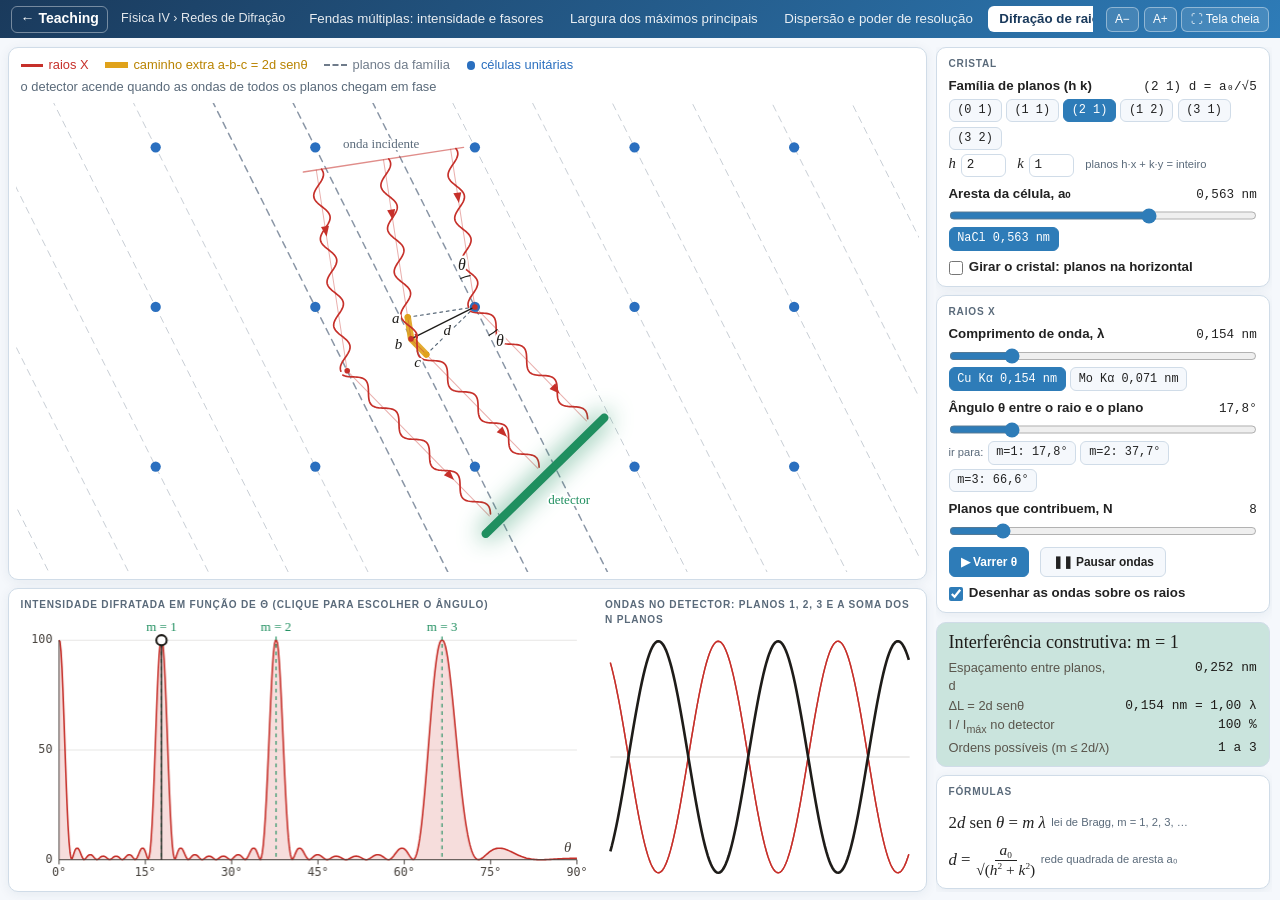
<file: teaching/fisica-iv/redes-de-difracao/lei-de-bragg.html>
<!DOCTYPE html>
<html lang="pt-BR">
<head>
  <meta charset="UTF-8" />
  <meta name="viewport" content="width=device-width, initial-scale=1.0" />
  <title>Difração de raios X: lei de Bragg · Física IV · Prof. Alexandre Bonatto</title>
  <meta name="description" content="Simulação da difração de raios X em um cristal: famílias de planos de uma rede quadrada, diferença de caminho 2d senθ e a lei de Bragg 2d senθ = mλ." />
  <link rel="stylesheet" href="../../assets/sim.css?v=202611241101" />
  <style>
    .sheet.top { flex: 1.8; }
    .sheet.bottom { flex: 1; flex-direction: row; gap: .8rem; }
    .plotbox { flex: 1; min-width: 0; min-height: 0; display: flex; flex-direction: column; gap: .25rem; }
    .plotbox.wide { flex: 1.8; }
    #iplot { cursor: crosshair; touch-action: pan-y; }
    .legend .lray { color: var(--hot); }
    .legend .lpath { color: #b98300; } .legend .lpath i { border-top-width: 6px; border-top-color: #e0a21a; }
    .legend .lplane { color: #6f7b8a; }
    .legend .lcell { color: var(--w1); } .legend .lcell i { width: .62rem; height: .62rem; border: 0; border-radius: 50%; background: currentColor; }
    .ctrl label.hk { display: inline-flex; justify-content: flex-start; gap: .35rem; font-weight: 400; font-family: var(--math); font-style: italic; font-size: 1.05rem; }
    .ctrl label.hk input { width: 3.6em; font-style: normal; }
    .hint { font-size: .8rem; color: var(--muted); }
    .formulas { display: grid; gap: .45rem; justify-items: start; }
    .formulas .eq { font-size: 1.2rem; gap: .4rem; }
    .formulas .cap { font-family: var(--ui); font-size: .8rem; color: var(--muted); }
    @media (max-width: 900px), (max-height: 460px) {
      .sheet.bottom { flex-direction: column; } .plotbox .cv { aspect-ratio: 16 / 9; } .sheet.top .cv { aspect-ratio: 4 / 3.6; }
    }
  </style>
</head>
<body data-course="fisica-iv" data-topic="redes-de-difracao" data-sim="lei-de-bragg">

  <main class="stage">
    <h1 class="sr-only">Difração de raios X: lei de Bragg</h1>

    <section class="view">
      <div class="sheet grow top">
        <div class="legend">
          <span class="lray"><i></i> raios X</span>
          <span class="lpath"><i></i> caminho extra a‑b‑c = 2d senθ</span>
          <span class="lplane dash"><i></i> planos da família</span>
          <span class="lcell"><i></i> células unitárias</span>
          <span>o detector acende quando as ondas de todos os planos chegam em fase</span>
        </div>
        <div class="cv"><canvas id="crystal" aria-label="Seção de uma rede cristalina quadrada com a família de planos selecionada, três raios incidentes e três raios difratados"></canvas></div>
      </div>

      <div class="sheet grow bottom">
        <div class="plotbox wide">
          <h2>Intensidade difratada em função de θ (clique para escolher o ângulo)</h2>
          <div class="cv"><canvas id="iplot" aria-label="Intensidade relativa em função do ângulo θ, com picos nos ângulos de Bragg"></canvas></div>
        </div>
        <div class="plotbox">
          <h2>Ondas no detector: planos 1, 2, 3 e a soma dos N planos</h2>
          <div class="cv"><canvas id="waves" aria-label="Ondas refletidas por planos sucessivos e a sua soma"></canvas></div>
        </div>
      </div>
    </section>

    <aside class="panel">
      <div class="card">
        <h2>Cristal</h2>
        <div class="ctrl">
          <label for="h"><span>Família de planos (h k)</span><output id="planeOut">d = a₀/√5</output></label>
          <div class="presets" id="planeBtns" role="group" aria-label="Famílias de planos"></div>
          <div class="row">
            <label class="hk" for="h">h <input type="number" id="h" min="-4" max="4" step="1" value="2" /></label>
            <label class="hk" for="k">k <input type="number" id="k" min="0" max="4" step="1" value="1" /></label>
            <span class="hint">planos h·x + k·y = inteiro</span>
          </div>
          <span class="warn" id="planeNote" hidden></span>
        </div>
        <div class="ctrl">
          <label for="a0"><span>Aresta da célula, a₀</span><output id="a0Out" for="a0">0,563 nm</output></label>
          <input type="range" id="a0" min="0.3" max="0.7" step="0.001" value="0.563" />
          <div class="presets" id="a0Btns"><button type="button" data-a0="0.563">NaCl 0,563 nm</button></div>
        </div>
        <div class="ctrl">
          <label class="check"><input type="checkbox" id="flat" /> Girar o cristal: planos na horizontal</label>
        </div>
      </div>

      <div class="card">
        <h2>Raios X</h2>
        <div class="ctrl">
          <label for="lambda"><span>Comprimento de onda, λ</span><output id="lambdaOut" for="lambda">0,154 nm</output></label>
          <input type="range" id="lambda" min="0.05" max="0.6" step="0.001" value="0.154" />
          <div class="presets" id="lamBtns">
            <button type="button" data-lam="0.154">Cu Kα 0,154 nm</button><button type="button" data-lam="0.071">Mo Kα 0,071 nm</button>
          </div>
        </div>
        <div class="ctrl">
          <label for="theta"><span>Ângulo θ entre o raio e o plano</span><output id="thetaOut" for="theta">17,8°</output></label>
          <input type="range" id="theta" min="1" max="89" step="0.1" value="17.8" />
          <div class="presets" id="goBtns"><span class="lbl">ir para:</span></div>
          <span class="warn" id="orderNote" hidden></span>
        </div>
        <div class="ctrl">
          <label for="N"><span>Planos que contribuem, N</span><output id="NOut" for="N">8</output></label>
          <input type="range" id="N" min="2" max="40" step="1" value="8" />
        </div>
        <div class="ctrl row">
          <button type="button" class="btn primary" id="sweep">▶ Varrer θ</button>
          <button type="button" class="btn" id="play">❚❚ Pausar ondas</button>
        </div>
        <div class="ctrl">
          <label class="check"><input type="checkbox" id="showWaves" checked /> Desenhar as ondas sobre os raios</label>
        </div>
      </div>

      <div class="readout" id="readout" aria-live="polite">
        <p class="status" id="status">Interferência construtiva: m = 1</p>
        <dl>
          <dt>Espaçamento entre planos, d</dt><dd id="dOut">0,252 nm</dd>
          <dt>ΔL = 2d senθ</dt><dd id="dLOut">0,154 nm = 1,00 λ</dd>
          <dt>I / I<sub>máx</sub> no detector</dt><dd id="IOut">100 %</dd>
          <dt>Ordens possíveis (m ≤ 2d/λ)</dt><dd id="mOut">1 a 3</dd>
        </dl>
      </div>

      <div class="card formulas">
        <h2>Fórmulas</h2>
        <div class="eq"><span>2<span class="v">d</span> sen <span class="v">θ</span> = <span class="v">m λ</span></span><span class="cap">lei de Bragg, m = 1, 2, 3, …</span></div>
        <div class="eq"><span><span class="v">d</span> =</span><span class="frac"><span class="num"><span class="v">a</span><sub>0</sub></span><span class="den">√(<span class="v">h</span><sup>2</sup> + <span class="v">k</span><sup>2</sup>)</span></span><span class="cap">rede quadrada de aresta a₀</span></div>
      </div>

      <p class="note">Cada plano reflete para qualquer θ; o que decide se há feixe difratado é a soma das ondas de todos os planos. O raio do plano de baixo percorre a mais o trecho a‑b‑c = 2d senθ, valor que não depende do ponto do plano em que o raio toca (por isso b não precisa coincidir com uma célula).</p>
      <p class="note">O desenho mostra 3 planos; os gráficos somam N. Num cristal real N passa de milhares e os picos ficam finíssimos. A família (2 1) é a da Fig. 43-18, com d = a₀/√5. O modelo ignora a estrutura da célula unitária, que só altera a intensidade relativa dos picos.</p>
    </aside>
  </main>

  <script src="../../catalog.js?v=202611241101"></script>
  <script src="../../assets/sim.js?v=202611241101"></script>
  <script>
  (function () {
    const { fmt, size, watch, line, label, MATH, MONO } = Sim;
    // unidades: a₀, d e λ em nm; θ em graus; no desenho, posições em unidades de a₀
    const state = { h: 2, k: 1, lambda: 0.154, theta: 17.8, a0: 0.563, N: 8, flat: false, waves: true, playing: true, sweep: false };
    const DEG = Math.PI / 180, TAU = 2 * Math.PI;
    const INK = '#1e1c19', GREY = '#5a6a7a', RED = '#c6302a', BLUE = '#2a6fbf', GREEN = '#1f8f5f', AMBER = '#e0a21a', PLANE = '#8a96a6';
    const PRESETS = [[0, 1], [1, 1], [2, 1], [1, 2], [3, 1], [3, 2]];
    const reduce = matchMedia('(prefers-reduced-motion: reduce)').matches;
    if (reduce) state.playing = false;
    const $ = id => document.getElementById(id);
    const clamp = (v, a, b) => Math.max(a, Math.min(b, v));
    const cvC = $('crystal'), cvI = $('iplot'), cvW = $('waves');

    const dnm = () => state.a0 / Math.hypot(state.h, state.k);                 // espaçamento entre planos
    const ratio = () => 2 * dnm() * Math.sin(state.theta * DEG) / state.lambda;   // ΔL / λ
    const maxOrder = () => Math.floor(2 * dnm() / state.lambda + 1e-9);
    const braggAngle = m => Math.asin(Math.min(1, m * state.lambda / (2 * dnm()))) / DEG;
    const amplitude = th => {                                                   // amplitude resultante de N planos, normalizada
      const x = Math.PI * 2 * dnm() * Math.sin(th * DEG) / state.lambda, s = Math.sin(x);
      return Math.abs(s) < 1e-7 ? 1 : Math.sin(state.N * x) / (state.N * s);
    };
    const I = th => { const a = amplitude(th); return a * a; };
    const hkText = (h, k) => `(${String(h).replace('-', '−')} ${k})`;
    const dText = (h, k) => { const q = h * h + k * k, r = Math.round(Math.sqrt(q)); return q === 1 ? 'a₀' : r * r === q ? `a₀/${r}` : `a₀/√${q}`; };
    const gcd = (a, b) => { a = Math.abs(a); b = Math.abs(b); while (b) { [a, b] = [b, a % b]; } return a; };

    // rótulo com contorno branco, para continuar legível sobre raios e planos
    function tag(c, txt, x, y, o = {}) {
      c.save();
      c.font = (o.italic ? 'italic ' : '') + (o.size || 13) + 'px ' + (o.mono ? MONO : MATH);
      c.textAlign = o.align || 'center'; c.textBaseline = 'middle';
      c.lineWidth = (o.size || 13) * 0.3; c.lineJoin = 'round'; c.strokeStyle = '#fff'; c.strokeText(txt, x, y);
      c.fillStyle = o.color || INK; c.fillText(txt, x, y);
      c.restore();
    }
    function head(c, p, u, s, color) {
      c.save(); c.fillStyle = color; c.beginPath();
      c.moveTo(p.x + u.x * s, p.y + u.y * s);
      c.lineTo(p.x - u.x * s * .6 - u.y * s * .62, p.y - u.y * s * .6 + u.x * s * .62);
      c.lineTo(p.x - u.x * s * .6 + u.y * s * .62, p.y - u.y * s * .6 - u.x * s * .62);
      c.closePath(); c.fill(); c.restore();
    }
    function wave(c, A, B, s0, kpx, amp, phase) {
      const dx = B.x - A.x, dy = B.y - A.y, len = Math.hypot(dx, dy); if (len < 1) return;
      const ux = dx / len, uy = dy / len;
      c.beginPath();
      for (let s = 0; s <= len; s += 1.25) {
        const y = amp * Math.sin(kpx * (s0 + s) - phase), X = A.x + ux * s - uy * y, Y = A.y + uy * s + ux * y;
        s ? c.lineTo(X, Y) : c.moveTo(X, Y);
      }
      c.stroke();
    }
    function angleArc(c, P, v1, v2, r) {
      const a1 = Math.atan2(v1.y, v1.x); let d = Math.atan2(v2.y, v2.x) - a1; d = Math.atan2(Math.sin(d), Math.cos(d));
      c.beginPath(); c.arc(P.x, P.y, r, a1, a1 + d, d < 0); c.stroke();
      return a1 + d / 2;
    }

    // ───────── cristal, planos e raios (como a Fig. 43-18) ─────────
    const cur = { rot: 0, scale: 0, ox: 0, oy: 0, init: false };
    let phase = 0;
    function drawCrystal(dt) {
      const s0 = size(cvC); if (!s0) return false;
      const { w: W, h: H, k, ctx: c } = s0;
      const hk = Math.hypot(state.h, state.k), dr = 1 / hk;
      const n = { x: state.h / hk, y: state.k / hk }, t = { x: state.k / hk, y: -state.h / hk };   // normal e direção dos planos
      const th = state.theta * DEG, ct = Math.cos(th), st = Math.sin(th);
      const uin = { x: ct * t.x - st * n.x, y: ct * t.y - st * n.y }, uout = { x: ct * t.x + st * n.x, y: ct * t.y + st * n.y };
      const minDim = Math.min(W, H);
      const scaleT = clamp(minDim * 0.21, 58, 150) * Math.pow(dr, -0.6);       // px por a₀: amplia quando d é pequeno
      const rotT = state.flat ? Math.PI / 2 - Math.atan2(n.y, n.x) : 0;
      const f = (!cur.init || reduce) ? 1 : 1 - Math.exp(-dt / 0.11);
      let moving = false;
      let dRot = rotT - cur.rot; dRot = Math.atan2(Math.sin(dRot), Math.cos(dRot));
      if (Math.abs(dRot) < 5e-4) cur.rot = rotT; else { cur.rot += dRot * f; moving = true; }
      if (Math.abs(scaleT - cur.scale) < 0.05) cur.scale = scaleT; else { cur.scale += (scaleT - cur.scale) * f; moving = true; }

      const s = cur.scale, co = Math.cos(cur.rot), si = Math.sin(cur.rot);
      const rel = p => ({ x: s * (p.x * co - p.y * si), y: -s * (p.x * si + p.y * co) });
      const dir = v => ({ x: v.x * co - v.y * si, y: -(v.x * si + v.y * co) });
      const add = (p, v, m) => ({ x: p.x + v.x * m, y: p.y + v.y * m });

      // três raios, refletidos nos planos 0, −1 e −2; começam e terminam em frentes de onda comuns
      const Lw = 0.34 * minDim / s, rays = [];
      for (let j = 0; j < 3; j++) {
        const P = { x: -j * dr * n.x, y: -j * dr * n.y }, l = Lw + j * dr * st;
        rays.push({ P, l, A: add(P, uin, -l), B: add(P, uout, l) });
      }
      // enquadra o conjunto de raios no centro do quadro
      let x0 = Infinity, x1 = -Infinity, y0 = Infinity, y1 = -Infinity;
      for (const r of rays) for (const p of [r.P, add(r.A, uin, -30 * k / s), add(r.B, uout, 56 * k / s)]) {
        const q = rel(p); x0 = Math.min(x0, q.x); x1 = Math.max(x1, q.x); y0 = Math.min(y0, q.y); y1 = Math.max(y1, q.y);
      }
      const oxT = W / 2 - (x0 + x1) / 2, oyT = H / 2 - (y0 + y1) / 2;
      if (Math.abs(oxT - cur.ox) < 0.3) cur.ox = oxT; else { cur.ox += (oxT - cur.ox) * f; moving = true; }
      if (Math.abs(oyT - cur.oy) < 0.3) cur.oy = oyT; else { cur.oy += (oyT - cur.oy) * f; moving = true; }
      cur.init = true;
      const toS = p => { const q = rel(p); return { x: cur.ox + q.x, y: cur.oy + q.y }; };
      const toW = (X, Y) => { const dx = (X - cur.ox) / s, dy = -(Y - cur.oy) / s; return { x: dx * co + dy * si, y: -dx * si + dy * co }; };
      const seg = (a, b) => { c.beginPath(); c.moveTo(a.x, a.y); c.lineTo(b.x, b.y); c.stroke(); };

      c.clearRect(0, 0, W, H); c.fillStyle = '#fff'; c.fillRect(0, 0, W, H);
      c.lineCap = 'round'; c.lineJoin = 'round';

      // planos da família
      const Cw = toW(W / 2, H / 2), diagW = Math.hypot(W, H) / s;
      const cn = (Cw.x * n.x + Cw.y * n.y) / dr, ctt = Cw.x * t.x + Cw.y * t.y, span = Math.ceil(diagW / (2 * dr)) + 1;
      c.strokeStyle = PLANE; c.setLineDash([7 * k, 6 * k]);
      for (let i = Math.floor(cn) - span; i <= Math.ceil(cn) + span; i++) {
        const hit = i <= 0 && i >= -2, base = { x: i * dr * n.x, y: i * dr * n.y };
        c.globalAlpha = hit ? 1 : 0.5; c.lineWidth = (hit ? 1.6 : 1) * k;
        seg(toS(add(base, t, ctt - diagW)), toS(add(base, t, ctt + diagW)));
      }
      c.setLineDash([]); c.globalAlpha = 1;

      // células unitárias (pontos da rede)
      const R = Math.ceil(diagW / 2) + 1, ar = clamp(s * 0.055, 3 * k, 5.5 * k);
      c.fillStyle = BLUE;
      for (let i = Math.floor(Cw.x) - R; i <= Math.ceil(Cw.x) + R; i++) for (let j = Math.floor(Cw.y) - R; j <= Math.ceil(Cw.y) + R; j++) {
        const p = toS({ x: i, y: j });
        if (p.x < -8 || p.x > W + 8 || p.y < -8 || p.y > H + 8) continue;
        c.beginPath(); c.arc(p.x, p.y, ar, 0, TAU); c.fill();
      }

      const P0 = toS(rays[0].P), P1 = toS(rays[1].P);
      const a = toS(add(rays[1].P, uin, -dr * st)), cc = toS(add(rays[1].P, uout, dr * st)), legPx = dr * st * s;

      // diferença de caminho a-b-c, por baixo do segundo raio
      c.strokeStyle = AMBER; c.lineWidth = 7 * k; c.globalAlpha = 0.9;
      c.beginPath(); c.moveTo(a.x, a.y); c.lineTo(P1.x, P1.y); c.lineTo(cc.x, cc.y); c.stroke(); c.globalAlpha = 1;
      // frentes de onda que passam pelo ponto de reflexão do plano de cima, e o segmento d
      c.strokeStyle = GREY; c.lineWidth = 1.2 * k; c.setLineDash([3 * k, 4 * k]); seg(P0, a); seg(P0, cc); c.setLineDash([]);
      c.strokeStyle = INK; c.lineWidth = 1.4 * k; seg(P0, P1);

      // frente de onda de partida
      const ui = dir(uin), uo = dir(uout);
      const A0 = toS(rays[0].A), A2 = toS(rays[2].A), E0 = toS(rays[0].B), E2 = toS(rays[2].B);
      const halfIn = Math.hypot(A2.x - A0.x, A2.y - A0.y) / 2 + 14 * k, midIn = { x: (A0.x + A2.x) / 2, y: (A0.y + A2.y) / 2 };
      c.strokeStyle = RED; c.globalAlpha = 0.55; c.lineWidth = 1.5 * k;
      seg({ x: midIn.x + ui.y * halfIn, y: midIn.y - ui.x * halfIn }, { x: midIn.x - ui.y * halfIn, y: midIn.y + ui.x * halfIn });
      c.globalAlpha = 1;

      // raios e ondas
      const lamPx = state.lambda / state.a0 * s, kpx = TAU / lamPx, amp = clamp(lamPx * 0.26, 2.2 * k, 7 * k);
      for (const r of rays) {
        const A = toS(r.A), P = toS(r.P), B = toS(r.B), li = r.l * s;
        c.strokeStyle = RED;
        c.globalAlpha = state.waves ? 0.38 : 1; c.lineWidth = (state.waves ? 1.1 : 2) * k; seg(A, P); seg(P, B); c.globalAlpha = 1;
        if (state.waves) { c.lineWidth = 1.8 * k; wave(c, A, P, 0, kpx, amp, phase); wave(c, P, B, li, kpx, amp, phase); }
        head(c, { x: A.x + ui.x * li * 0.3, y: A.y + ui.y * li * 0.3 }, ui, 7 * k, RED);
        head(c, { x: P.x + uo.x * li * 0.72, y: P.y + uo.y * li * 0.72 }, uo, 7 * k, RED);
        c.fillStyle = RED; c.beginPath(); c.arc(P.x, P.y, 3 * k, 0, TAU); c.fill();
      }

      // detector: brilho proporcional à intensidade resultante
      const Iv = I(state.theta), halfOut = Math.hypot(E2.x - E0.x, E2.y - E0.y) / 2 + 16 * k;
      const midOut = { x: (E0.x + E2.x) / 2 + uo.x * 11 * k, y: (E0.y + E2.y) / 2 + uo.y * 11 * k };
      const d1 = { x: midOut.x + uo.y * halfOut, y: midOut.y - uo.x * halfOut }, d2 = { x: midOut.x - uo.y * halfOut, y: midOut.y + uo.x * halfOut };
      c.lineWidth = 9 * k; c.strokeStyle = '#c3ccd6'; seg(d1, d2);
      c.save(); c.globalAlpha = Iv; c.strokeStyle = GREEN; c.shadowColor = GREEN; c.shadowBlur = 26 * k * Iv; seg(d1, d2); c.restore();

      c.fillStyle = AMBER;
      for (const p of [a, cc]) { c.beginPath(); c.arc(p.x, p.y, 3.2 * k, 0, TAU); c.fill(); }

      // ângulos θ entre cada raio e o plano
      const tS = dir(t), nS = dir(n), ra = 34 * k;
      c.strokeStyle = INK; c.lineWidth = 1.3 * k;
      const m1 = angleArc(c, P0, { x: -tS.x, y: -tS.y }, { x: -ui.x, y: -ui.y }, ra), m2 = angleArc(c, P0, tS, uo, ra);
      if (state.theta >= 7) for (const am of [m1, m2]) tag(c, 'θ', P0.x + Math.cos(am) * (ra + 12 * k), P0.y + Math.sin(am) * (ra + 12 * k), { italic: true, size: 17 * k });

      // rótulos
      if (legPx > 15 * k) for (const [p, txt] of [[a, 'a'], [cc, 'c']]) {
        const vx = p.x - P0.x, vy = p.y - P0.y, m = Math.hypot(vx, vy) || 1;
        tag(c, txt, p.x + vx / m * 13 * k, p.y + vy / m * 13 * k, { italic: true, size: 16 * k });
      }
      tag(c, 'b', P1.x - nS.x * 15 * k, P1.y - nS.y * 15 * k, { italic: true, size: 16 * k });
      tag(c, 'd', (P0.x + P1.x) / 2 + tS.x * 10 * k, (P0.y + P1.y) / 2 + tS.y * 10 * k, { italic: true, size: 16 * k });
      tag(c, 'onda incidente', midIn.x - ui.x * 16 * k, midIn.y - ui.y * 16 * k, { size: 14 * k, color: GREY });
      const off = (16 + 30 * Math.abs(uo.x)) * k;      // o texto é horizontal: afasta mais quando o feixe sai de lado
      tag(c, 'detector', midOut.x + uo.x * off, midOut.y + uo.y * off, { size: 14 * k, color: Iv > 0.5 ? GREEN : GREY });
      return moving;
    }

    // ───────── intensidade em função de θ ─────────
    const layout = {};
    function drawIntensity() {
      const s = size(cvI); if (!s) return;
      const { w: W, h: H, k, ctx: c } = s;
      const ml = 46 * k, mr = 14 * k, mt = 26 * k, mb = 26 * k, pw = W - ml - mr, ph = H - mt - mb;
      layout.ml = ml; layout.pw = pw;
      const xs = th => ml + th / 90 * pw, ys = v => mt + ph - v * ph;
      c.clearRect(0, 0, W, H); c.fillStyle = '#fff'; c.fillRect(0, 0, W, H);
      c.font = `${12.5 * k}px ${MONO}`; c.fillStyle = '#4a4540'; c.textAlign = 'right'; c.textBaseline = 'middle';
      for (let v = 0; v <= 100; v += 50) { line(c, ml, ys(v / 100), ml + pw, ys(v / 100), 'rgba(60,50,45,0.12)', 1); c.fillText(String(v), ml - 7 * k, ys(v / 100)); }
      // curva: máximo de subamostras por coluna, para não perder picos estreitos
      const cols = Math.max(2, Math.round(pw)), vals = new Float32Array(cols + 1), M = Math.min(maxOrder(), 60);
      for (let i = 0; i <= cols; i++) { let m = 0; for (let q = 0; q < 6; q++) m = Math.max(m, I(clamp((i + (q - 2.5) / 6) / cols * 90, 0, 90))); vals[i] = m; }
      for (let m = 1; m <= M; m++) vals[clamp(Math.round(braggAngle(m) / 90 * cols), 0, cols)] = 1;
      const path = () => { c.beginPath(); for (let i = 0; i <= cols; i++) { const x = ml + i / cols * pw, y = ys(vals[i]); i ? c.lineTo(x, y) : c.moveTo(x, y); } };
      path(); c.lineTo(xs(90), ys(0)); c.lineTo(xs(0), ys(0)); c.closePath(); c.fillStyle = 'rgba(198,48,42,0.16)'; c.fill();
      path(); c.strokeStyle = RED; c.lineWidth = 1.7 * k; c.lineJoin = 'round'; c.stroke();
      c.strokeStyle = '#4a4540'; c.lineWidth = 1; c.beginPath(); c.moveTo(ml, mt); c.lineTo(ml, ys(0)); c.lineTo(ml + pw, ys(0)); c.stroke();
      c.font = `${12.5 * k}px ${MONO}`; c.fillStyle = '#4a4540'; c.textAlign = 'center'; c.textBaseline = 'top';
      for (let th = 0; th <= 90; th += 15) { line(c, xs(th), ys(0), xs(th), ys(0) + 5 * k, '#4a4540', 1); c.fillText(th + '°', xs(th), ys(0) + 8 * k); }
      label(c, 'θ', ml + pw - 6 * k, ys(0) - 13 * k, { align: 'right', italic: true, size: 16 * k, color: '#4a4540' });
      // ordens de Bragg
      let lastX = -1e9;
      for (let m = 1; m <= M; m++) {
        const x = xs(braggAngle(m));
        line(c, x, mt - 4 * k, x, ys(0), GREEN, 1.2 * k, [4 * k, 4 * k]);
        if (x - lastX > 46 * k) { tag(c, 'm = ' + m, clamp(x, ml + 20 * k, W - 26 * k), 12 * k, { size: 14 * k, color: GREEN }); lastX = x; }
      }
      // ângulo atual
      const x = xs(state.theta), y = ys(I(state.theta));
      line(c, x, mt, x, ys(0), INK, 1.4 * k);
      c.beginPath(); c.arc(x, y, 5.5 * k, 0, TAU); c.fillStyle = '#fff'; c.fill(); c.lineWidth = 2.2 * k; c.strokeStyle = INK; c.stroke();
    }

    // ───────── ondas que chegam ao detector ─────────
    function drawWaves() {
      const s = size(cvW); if (!s) return;
      const { w: W, h: H, k, ctx: c } = s;
      const pl = 10 * k, pw = W - 2 * pl, mid = H / 2, A = H / 2 - 12 * k, phi = TAU * ratio();
      c.clearRect(0, 0, W, H); c.fillStyle = '#fff'; c.fillRect(0, 0, W, H);
      line(c, pl, mid, W - pl, mid, 'rgba(60,50,45,0.2)', 1);
      const curve = fn => { c.beginPath(); for (let px = 0; px <= pw; px += 1.5) { const y = mid - A * fn(TAU * 2.5 * px / pw + phase); px ? c.lineTo(pl + px, y) : c.moveTo(pl, y); } c.stroke(); };
      c.lineJoin = 'round'; c.strokeStyle = RED; c.lineWidth = 1.5 * k;
      [1, 0.6, 0.35].forEach((al, j) => { c.globalAlpha = al; curve(u => Math.sin(u - j * phi)); });
      c.globalAlpha = 1;
      const amp = amplitude(state.theta), shift = (state.N - 1) * phi / 2;
      c.strokeStyle = INK; c.lineWidth = 2.8 * k; curve(u => amp * Math.sin(u - shift));
    }

    // ───────── textos e controles ─────────
    const planeBox = $('planeBtns');
    for (const [h, k] of PRESETS) {
      const b = document.createElement('button'); b.type = 'button'; b.textContent = hkText(h, k); b.dataset.h = h; b.dataset.k = k;
      b.title = 'd = ' + dText(h, k); planeBox.appendChild(b);
    }
    let goKey = '';
    function updateText() {
      const d = dnm(), rt = ratio(), Iv = I(state.theta), M = maxOrder();
      $('planeOut').textContent = `${hkText(state.h, state.k)}  d = ${dText(state.h, state.k)}`;
      $('a0Out').textContent = fmt(state.a0, 3) + ' nm';
      $('lambdaOut').textContent = fmt(state.lambda, 3) + ' nm';
      $('thetaOut').textContent = fmt(state.theta, 1) + '°';
      $('NOut').textContent = String(state.N);
      if (document.activeElement !== $('h')) $('h').value = state.h;
      if (document.activeElement !== $('k')) $('k').value = state.k;
      $('theta').value = state.theta; $('lambda').value = state.lambda; $('a0').value = state.a0; $('N').value = state.N;

      const m = Math.round(rt), on = m >= 1 && Math.abs(rt - m) < 0.025;
      $('status').textContent = on ? `Interferência construtiva: m = ${m}` : 'Fora da condição de Bragg';
      $('readout').style.background = `rgba(31,143,95,${(0.2 * Iv).toFixed(3)})`;
      $('dOut').textContent = fmt(d, 3) + ' nm';
      $('dLOut').textContent = `${fmt(2 * d * Math.sin(state.theta * DEG), 3)} nm = ${fmt(rt, 2)} λ`;
      $('IOut').textContent = fmt(Iv * 100, 0) + ' %';
      $('mOut').textContent = M === 0 ? 'nenhuma' : M === 1 ? '1' : '1 a ' + M;

      planeBox.querySelectorAll('button').forEach(b => b.setAttribute('aria-pressed', String(+b.dataset.h === state.h && +b.dataset.k === state.k)));
      document.querySelectorAll('#lamBtns button').forEach(b => b.setAttribute('aria-pressed', String(Math.abs(+b.dataset.lam - state.lambda) < 5e-4)));
      document.querySelectorAll('#a0Btns button').forEach(b => b.setAttribute('aria-pressed', String(Math.abs(+b.dataset.a0 - state.a0) < 5e-4)));
      $('sweep').textContent = state.sweep ? '❚❚ Parar varredura' : '▶ Varrer θ';
      $('play').textContent = state.playing ? '❚❚ Pausar ondas' : '▶ Animar ondas';

      const key = [state.h, state.k, state.lambda, state.a0].join('|');
      if (key !== goKey) {
        goKey = key;
        const box = $('goBtns'); box.querySelectorAll('button').forEach(b => b.remove());
        const shown = Math.min(M, 5);
        for (let i = 1; i <= shown; i++) {
          const b = document.createElement('button'); b.type = 'button'; b.dataset.m = i; b.textContent = `m=${i}: ${fmt(braggAngle(i), 1)}°`; box.appendChild(b);
        }
        const note = M === 0 ? `λ > 2d = ${fmt(2 * d, 3)} nm: nenhum ângulo satisfaz a lei de Bragg para esta família.`
          : M > shown ? `Há mais ${M - shown} ${M - shown === 1 ? 'ordem' : 'ordens'} em ângulos maiores (veja o gráfico).` : '';
        $('orderNote').textContent = note; $('orderNote').hidden = !note;
      }
    }

    function setPlane(h, k) {
      h = clamp(Math.round(+h) || 0, -4, 4); k = clamp(Math.round(+k) || 0, -4, 4);
      let note = '';
      if (h === 0 && k === 0) { k = 1; note = '(0 0) não define uma família de planos; usando (0 1).'; }
      const g = gcd(h, k);
      if (g > 1) { note = `${hkText(h, k)} tem os mesmos planos de ${hkText(h / g, k / g)}. Para a ordem ${g}, use m = ${g}.`; h /= g; k /= g; }
      if (k < 0 || (k === 0 && h < 0)) { h = -h; k = -k; }
      state.h = h; state.k = k;
      $('planeNote').textContent = note; $('planeNote').hidden = !note;
      update();
    }

    const render = dt => { const moving = drawCrystal(dt || 0); drawIntensity(); drawWaves(); return moving; };
    let running = false, last = null;
    function loop(ts) {
      const dt = last != null ? Math.min(0.05, (ts - last) / 1000) : 0; last = ts;
      if (state.sweep) {
        state.theta += 6 * dt;
        if (state.theta >= 89) { state.theta = 89; state.sweep = false; }
        updateText();
      }
      if (state.playing) phase = (phase + dt * TAU / 1.1) % TAU;
      const moving = render(dt);
      if (state.sweep || state.playing || moving) requestAnimationFrame(loop); else running = false;
    }
    const kick = () => { if (!running) { running = true; last = null; requestAnimationFrame(loop); } };
    const update = () => { updateText(); render(0); kick(); };

    planeBox.addEventListener('click', e => { const b = e.target.closest('button[data-h]'); if (b) setPlane(b.dataset.h, b.dataset.k); });
    $('h').addEventListener('change', () => setPlane($('h').value, $('k').value));
    $('k').addEventListener('change', () => setPlane($('h').value, $('k').value));
    $('a0').addEventListener('input', e => { state.a0 = +e.target.value; update(); });
    $('a0Btns').addEventListener('click', e => { const b = e.target.closest('button[data-a0]'); if (b) { state.a0 = +b.dataset.a0; update(); } });
    $('lambda').addEventListener('input', e => { state.lambda = +e.target.value; update(); });
    $('lamBtns').addEventListener('click', e => { const b = e.target.closest('button[data-lam]'); if (b) { state.lambda = +b.dataset.lam; update(); } });
    $('theta').addEventListener('input', e => { state.sweep = false; state.theta = +e.target.value; update(); });
    $('goBtns').addEventListener('click', e => { const b = e.target.closest('button[data-m]'); if (b) { state.sweep = false; state.theta = clamp(braggAngle(+b.dataset.m), 1, 89); update(); } });
    $('N').addEventListener('input', e => { state.N = +e.target.value; update(); });
    $('flat').addEventListener('change', e => { state.flat = e.target.checked; update(); });
    $('showWaves').addEventListener('change', e => { state.waves = e.target.checked; update(); });
    $('play').addEventListener('click', () => { state.playing = !state.playing; update(); });
    $('sweep').addEventListener('click', () => { state.sweep = !state.sweep; if (state.sweep && state.theta > 87) state.theta = 1; update(); });
    const pick = e => {
      if (e.type === 'pointermove' && !(e.buttons & 1)) return; if (!layout.pw) return;
      state.sweep = false;
      state.theta = clamp((e.clientX - cvI.getBoundingClientRect().left - layout.ml) / layout.pw * 90, 1, 89); update();
    };
    cvI.addEventListener('pointerdown', pick); cvI.addEventListener('pointermove', pick);

    state.theta = braggAngle(1);      // abre na 1ª ordem da família (2 1), com Cu Kα
    watch(() => { render(0); kick(); }); update();
  })();
  </script>
</body>
</html>
</file>
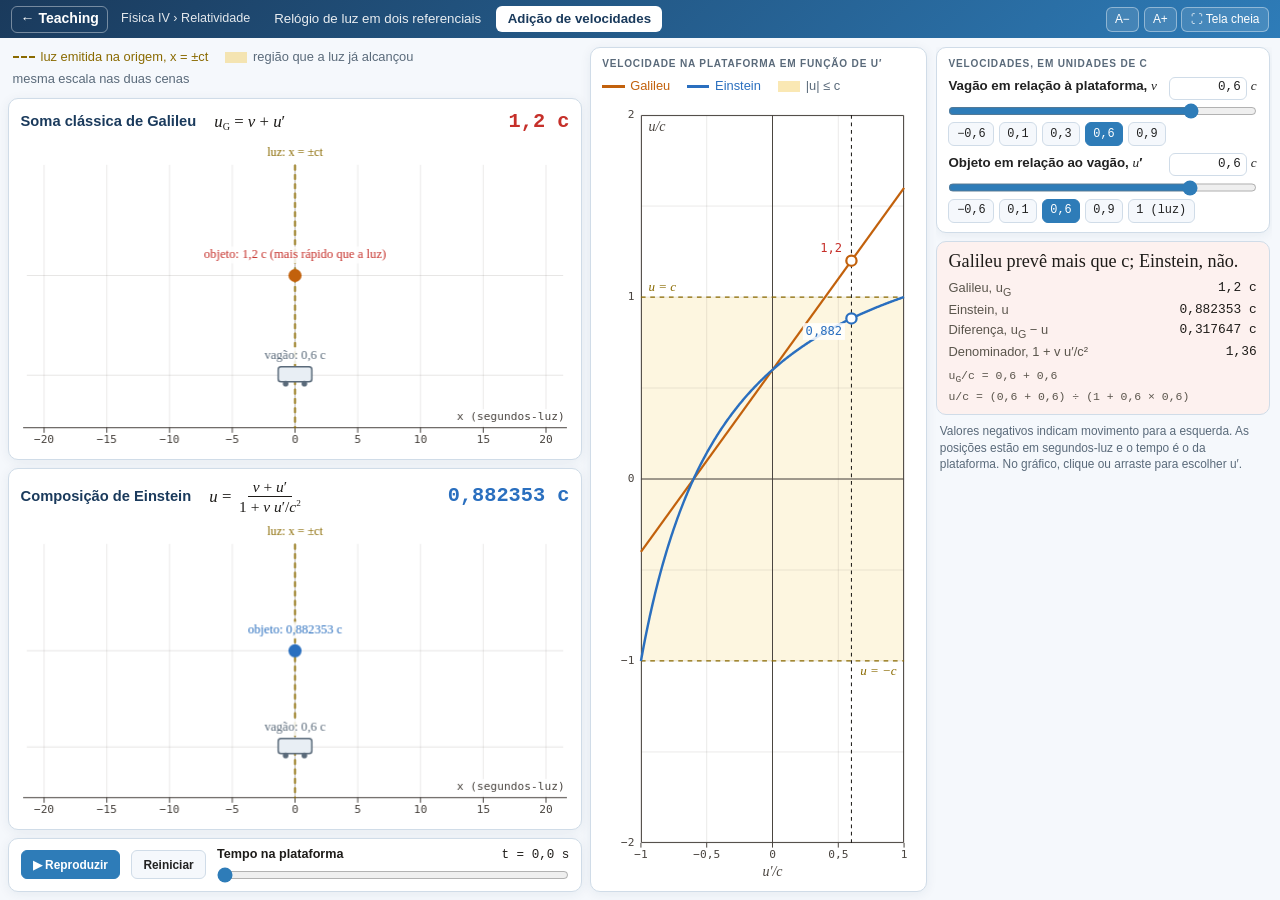
<file: teaching/fisica-iv/relatividade/adicao-de-velocidades.html>
<!DOCTYPE html>
<html lang="pt-BR">
<head>
  <meta charset="UTF-8" />
  <meta name="viewport" content="width=device-width, initial-scale=1.0" />
  <title>Adição de velocidades · Física IV · Prof. Alexandre Bonatto</title>
  <meta name="description" content="Compare a soma clássica de Galileu e a composição relativística de Einstein para velocidades ao longo do mesmo eixo: u = (v + u′)/(1 + vu′/c²)." />
  <link rel="stylesheet" href="../../assets/sim.css?v=202611241101" />
  <style>
    .head .eq { font-size: 1.2rem; }
    .result { margin-left: auto; font-family: var(--mono); font-size: 1.45rem; font-weight: 600; font-variant-numeric: tabular-nums; white-space: nowrap; }
    [data-model="classical"] .result { color: #c2610c; }
    [data-model="classical"] .result.over { color: var(--hot); }
    [data-model="relativistic"] .result { color: var(--w1); }
    .legend .lgal { color: #c2610c; } .legend .lein { color: var(--w1); } .legend .llight { color: #8a6a00; }
    .legend .band { display: inline-block; width: 1.6rem; height: .8rem; border: 0; background: rgba(240,190,40,.35); }
    #plot { cursor: crosshair; touch-action: pan-y; }
    .numf { display: inline-flex; align-items: baseline; gap: .3rem; font-family: var(--math); font-style: italic; font-weight: 400; }
    .numf input { font: inherit; font-family: var(--mono); font-style: normal; font-size: .9rem; width: 6.2em; text-align: right; padding: .12rem .35rem; border: 1px solid var(--border); border-radius: 6px; background: #fff; color: var(--text); }
    .numf input[aria-invalid="true"] { border-color: var(--hot); }
    .ctrl i.v { font-family: var(--math); font-weight: 400; }
    .work { margin: .5rem 0 0; font-family: var(--mono); font-size: .82rem; color: #5a554c; overflow-wrap: anywhere; }
    .work + .work { margin-top: .15rem; }
  </style>
</head>
<body data-course="fisica-iv" data-topic="relatividade" data-sim="adicao-de-velocidades">

  <main class="stage three">
    <h1 class="sr-only">Adição de velocidades</h1>

    <section class="view">
      <div class="legend">
        <span class="llight dash"><i></i> luz emitida na origem, x = ±ct</span>
        <span><i class="band"></i> região que a luz já alcançou</span>
        <span>mesma escala nas duas cenas</span>
      </div>

      <div class="sheet grow" data-model="classical">
        <div class="head">
          <h2 class="ttl">Soma clássica de Galileu</h2>
          <div class="eq" aria-label="u de Galileu é igual a v mais u linha"><span><span class="v">u</span><sub>G</sub> = <span class="v">v</span> + <span class="v">u</span>′</span></div>
          <output class="result">1,2 c</output>
        </div>
        <div class="cv"><canvas aria-label="Posições do vagão e do objeto previstas por Galileu, em segundos-luz."></canvas></div>
      </div>

      <div class="sheet grow" data-model="relativistic">
        <div class="head">
          <h2 class="ttl">Composição de Einstein</h2>
          <div class="eq" aria-label="u é igual a v mais u linha, dividido por um mais v vezes u linha sobre c ao quadrado"><span><span class="v">u</span> =</span><span class="frac"><span class="num"><span class="v">v</span> + <span class="v">u</span>′</span><span class="den">1 + <span class="v">v</span> <span class="v">u</span>′/<span class="v">c</span><sup>2</sup></span></span></div>
          <output class="result">0,882353 c</output>
        </div>
        <div class="cv"><canvas aria-label="Posições do vagão e do objeto previstas por Einstein, em segundos-luz."></canvas></div>
      </div>

      <div class="sheet transport">
        <button type="button" class="btn primary" id="play">▶ Reproduzir</button>
        <button type="button" class="btn" id="reset">Reiniciar</button>
        <div class="tl">
          <label for="timeline"><span>Tempo na plataforma</span><output id="timelineOut" for="timeline">0,0 s</output></label>
          <input type="range" id="timeline" min="0" max="1000" step="1" value="0" />
        </div>
      </div>
    </section>

    <section class="col">
      <div class="sheet grow">
        <h2>Velocidade na plataforma em função de u′</h2>
        <div class="legend">
          <span class="lgal"><i></i> Galileu</span>
          <span class="lein"><i></i> Einstein</span>
          <span><i class="band"></i> |u| ≤ c</span>
        </div>
        <div class="cv tall"><canvas id="plot" aria-label="Gráfico de u em função de u linha para o valor atual de v: reta de Galileu e curva de Einstein, que nunca sai da faixa entre menos c e c."></canvas></div>
      </div>
    </section>

    <aside class="panel">
      <div class="card">
        <h2>Velocidades, em unidades de c</h2>
        <div class="ctrl" data-parameter="wagon">
          <label for="wagonValue"><span>Vagão em relação à plataforma, <i class="v">v</i></span>
            <span class="numf"><input id="wagonValue" type="text" inputmode="decimal" value="0,6" autocomplete="off" spellcheck="false" aria-describedby="wagonError" /><span aria-hidden="true">c</span></span></label>
          <input type="range" min="-0.99" max="0.99" step="0.01" value="0.6" aria-label="Velocidade do vagão em unidades de c" />
          <div class="presets" role="group" aria-label="Valores de v">
            <button type="button" data-val="-0.6">−0,6</button><button type="button" data-val="0.1">0,1</button><button type="button" data-val="0.3">0,3</button>
            <button type="button" data-val="0.6">0,6</button><button type="button" data-val="0.9">0,9</button>
          </div>
          <span class="warn" id="wagonError" role="alert" hidden></span>
        </div>
        <div class="ctrl" data-parameter="object">
          <label for="objectValue"><span>Objeto em relação ao vagão, <i class="v">u</i>′</span>
            <span class="numf"><input id="objectValue" type="text" inputmode="decimal" value="0,6" autocomplete="off" spellcheck="false" aria-describedby="objectError" /><span aria-hidden="true">c</span></span></label>
          <input type="range" min="-1" max="1" step="0.01" value="0.6" aria-label="Velocidade do objeto no vagão em unidades de c" />
          <div class="presets" role="group" aria-label="Valores de u linha">
            <button type="button" data-val="-0.6">−0,6</button><button type="button" data-val="0.1">0,1</button><button type="button" data-val="0.6">0,6</button>
            <button type="button" data-val="0.9">0,9</button><button type="button" data-val="1">1 (luz)</button>
          </div>
          <span class="warn" id="objectError" role="alert" hidden></span>
        </div>
      </div>

      <div class="readout" id="readout">
        <p class="status" id="status"></p>
        <dl>
          <dt>Galileu, u<sub>G</sub></dt><dd id="uG">1,2 c</dd>
          <dt>Einstein, u</dt><dd id="uE">0,882353 c</dd>
          <dt>Diferença, u<sub>G</sub> − u</dt><dd id="diff">0,317647 c</dd>
          <dt>Denominador, 1 + v u′/c²</dt><dd id="den">1,36</dd>
        </dl>
        <p class="work">u<sub>G</sub>/c = <span id="subG">0,6 + 0,6</span></p>
        <p class="work">u/c = <span id="subE">(0,6 + 0,6) ÷ (1 + 0,6 × 0,6)</span></p>
      </div>

      <p class="note">Valores negativos indicam movimento para a esquerda. As posições estão em segundos-luz e o tempo é o da plataforma. No gráfico, clique ou arraste para escolher u′.</p>
    </aside>
  </main>

  <script src="../../catalog.js?v=202611241101"></script>
  <script src="../../assets/sim.js?v=202611241101"></script>
  <script>
  (function () {
    const { size, watch, line, label, MATH, MONO } = Sim;
    const DURATION = 10;        // segundos de tempo na plataforma
    const PLAYBACK_MS = 7000;
    const LIM = 20;             // segundos-luz, para caber a soma clássica (até 2c)
    const INK = '#1e1c19', GREY = '#5a6a7a', ORANGE = '#c2610c', BLUE = '#2a6fbf', RED = '#c6302a', GOLD = '#8a6a00', AXIS = '#4a4540';
    const BAND = 'rgba(240,190,40,0.14)';
    const coefF = new Intl.NumberFormat('pt-BR', { maximumFractionDigits: 12 });
    const speedF = new Intl.NumberFormat('pt-BR', { maximumFractionDigits: 6 });
    const shortF = new Intl.NumberFormat('pt-BR', { maximumFractionDigits: 3 });
    const timeF = new Intl.NumberFormat('pt-BR', { minimumFractionDigits: 1, maximumFractionDigits: 1 });
    const $ = id => document.getElementById(id);
    const minus = s => s.replace('-', '−');

    const params = [...document.querySelectorAll('[data-parameter]')].map(el => ({
      isWagon: el.dataset.parameter === 'wagon',
      text: el.querySelector('input[type="text"]'), slider: el.querySelector('input[type="range"]'),
      error: el.querySelector('.warn'), presets: el.querySelector('.presets'), value: 0.6
    }));
    const [wagon, object] = params;
    const views = [...document.querySelectorAll('[data-model]')].map(el => ({
      relativistic: el.dataset.model === 'relativistic',
      cv: el.querySelector('canvas'), result: el.querySelector('.result'), beta: 0
    }));
    const cvP = $('plot'), geom = {};
    let elapsed = 0, raf = null, last = null;

    // ───────── física e formatação ─────────
    const combine = (v, up) => Math.abs(up) === 1 ? up : (v + up) / (1 + v * up);
    function parseCoefficient(value) {
      const n = value.trim().replace(/\s*c$/i, '').replace('−', '-').replace(',', '.');
      return /^[+-]?(?:\d+(?:\.\d*)?|\.\d+)$/.test(n) ? Number(n) : NaN;
    }
    const formatCoefficient = v => minus(coefF.format(v));
    function speedText(beta, subluminal) {
      const rounded = minus(speedF.format(beta));
      // Mantém a distinção entre uma velocidade muito próxima de c e a própria luz.
      if ((rounded === '1' || rounded === '−1') && subluminal) {
        const detailed = formatCoefficient(beta);
        return (detailed === rounded ? '≈ ' : '') + detailed + ' c';
      }
      return (rounded === '−0' ? '0' : rounded) + ' c';
    }

    // ───────── cenas ─────────
    // Texto sobre um fundo branco translúcido, para continuar legível em cima das linhas.
    function boxed(c, k, txt, x, y, color, o = {}) {
      c.save(); c.font = (o.italic ? 'italic ' : '') + (o.size || 13.5 * k) + 'px ' + (o.mono ? MONO : MATH);
      const w = c.measureText(txt).width, al = o.align || 'center';
      let x0 = al === 'center' ? x - w / 2 : al === 'right' ? x - w : x;
      if (o.W) x0 = Math.min(o.W - 8 * k - w, Math.max(8 * k, x0));
      c.fillStyle = 'rgba(255,255,255,0.85)'; c.fillRect(x0 - 3 * k, y - 9 * k, w + 6 * k, 18 * k);
      c.fillStyle = color; c.textAlign = 'left'; c.textBaseline = 'middle'; c.fillText(txt, x0, y); c.restore();
    }
    function drawScene(view) {
      const s = size(view.cv); if (!s) return;
      const { w: W, h: H, k, ctx: c } = s;
      const t = elapsed, pad = 30 * k, sc = (W - 2 * pad) / (2 * LIM);
      const x = p => W / 2 + p * sc;
      const top = 26 * k, axisY = H - 26 * k, span = axisY - top;
      const yObj = top + span * 0.42, yWag = top + span * 0.8;
      const color = view.relativistic ? BLUE : ORANGE;
      c.clearRect(0, 0, W, H); c.fillStyle = '#fff'; c.fillRect(0, 0, W, H);
      c.lineCap = 'round';

      if (t > 0) { c.fillStyle = BAND; c.fillRect(x(-t), top, 2 * t * sc, span); }
      const lblStep = 5 * sc >= 46 * k ? 5 : 10;
      for (let p = -LIM; p <= LIM; p += 5) {
        const px = x(p);
        line(c, px, top, px, axisY, p === 0 ? 'rgba(60,50,45,0.35)' : 'rgba(60,50,45,0.10)', 1);
        line(c, px, axisY, px, axisY + 5 * k, AXIS, 1);
        if (p % lblStep === 0) label(c, minus(String(p)), px, axisY + 7 * k, { align: 'center', base: 'top', size: 12 * k, mono: true, color: AXIS });
      }
      line(c, 8 * k, axisY, W - 8 * k, axisY, AXIS, 1);
      line(c, 12 * k, yObj, W - 12 * k, yObj, 'rgba(60,50,45,0.12)', 1);
      line(c, 12 * k, yWag, W - 12 * k, yWag, 'rgba(60,50,45,0.12)', 1);

      // frentes de luz
      for (const dir of [-1, 1]) line(c, x(dir * t), top, x(dir * t), axisY, GOLD, 1.5 * k, [5 * k, 5 * k]);
      if (2 * t * sc < 120 * k) label(c, 'luz: x = ±ct', x(0), 13 * k, { align: 'center', size: 13 * k, color: GOLD });
      else for (const dir of [-1, 1]) label(c, dir < 0 ? 'luz: x = −ct' : 'luz: x = +ct', x(dir * t), 13 * k, { align: 'center', size: 13 * k, color: GOLD });

      const xw = x(wagon.value * t), xo = x(view.beta * t);
      const fast = Math.abs(view.beta) > 1 + 1e-12;
      line(c, x(0), yWag, xw, yWag, GREY, 1.8 * k);
      line(c, x(0), yObj, xo, yObj, color, 3 * k);
      // vagão (o ponto de referência é o centro)
      c.beginPath(); c.roundRect(xw - 18 * k, yWag - 9 * k, 36 * k, 16 * k, 3 * k);
      c.fillStyle = '#e8eef4'; c.fill(); c.strokeStyle = GREY; c.lineWidth = 1.6 * k; c.stroke();
      c.fillStyle = GREY;
      for (const dx of [-10, 10]) { c.beginPath(); c.arc(xw + dx * k, yWag + 9 * k, 3 * k, 0, 2 * Math.PI); c.fill(); }
      // objeto
      c.beginPath(); c.arc(xo, yObj, 7 * k, 0, 2 * Math.PI); c.fillStyle = color; c.fill();
      if (fast && t > 0) { c.beginPath(); c.arc(xo, yObj, 11.5 * k, 0, 2 * Math.PI); c.strokeStyle = RED; c.lineWidth = 2 * k; c.stroke(); }
      boxed(c, k, 'vagão: ' + speedText(wagon.value, true), xw, yWag - 21 * k, GREY, { W });
      const sub = view.relativistic ? Math.abs(object.value) < 1 : Math.abs(view.beta) < 1;
      boxed(c, k, 'objeto: ' + speedText(view.beta, sub) + (fast ? ' (mais rápido que a luz)' : ''), xo, yObj - 22 * k, fast ? RED : color, { W });
      boxed(c, k, 'x (segundos-luz)', W - 10 * k, axisY - 11 * k, AXIS, { align: 'right', size: 12 * k, mono: true });
    }

    // ───────── gráfico u(u′) para o v atual ─────────
    function drawPlot() {
      const s = size(cvP); if (!s) return;
      const { w: W, h: H, k, ctx: c } = s;
      const v = wagon.value, a = object.value;
      const ml = 46 * k, mr = 16 * k, mt = 14 * k, mb = 44 * k, pw = W - ml - mr, ph = H - mt - mb;
      geom.ml = ml; geom.pw = pw;
      const xs = up => ml + (up + 1) / 2 * pw, ys = u => mt + (2 - u) / 4 * ph;
      c.clearRect(0, 0, W, H); c.fillStyle = '#fff'; c.fillRect(0, 0, W, H);
      c.fillStyle = BAND; c.fillRect(ml, ys(1), pw, ys(-1) - ys(1));
      for (let u = -2; u <= 2; u += 0.5) {
        line(c, ml, ys(u), ml + pw, ys(u), 'rgba(60,50,45,0.10)', 1);
        if (Number.isInteger(u)) label(c, minus(String(u)), ml - 7 * k, ys(u), { align: 'right', size: 12 * k, mono: true, color: AXIS });
      }
      for (let up = -1; up <= 1; up += 0.5) {
        line(c, xs(up), mt, xs(up), mt + ph, 'rgba(60,50,45,0.10)', 1);
        line(c, xs(up), mt + ph, xs(up), mt + ph + 5 * k, AXIS, 1);
        label(c, formatCoefficient(up), xs(up), mt + ph + 7 * k, { align: 'center', base: 'top', size: 12 * k, mono: true, color: AXIS });
      }
      c.strokeStyle = AXIS; c.lineWidth = 1; c.strokeRect(ml + 0.5, mt + 0.5, pw - 1, ph - 1);
      line(c, ml, ys(0), ml + pw, ys(0), AXIS, 1); line(c, xs(0), mt, xs(0), mt + ph, AXIS, 1);
      for (const sg of [-1, 1]) line(c, ml, ys(sg), ml + pw, ys(sg), GOLD, 1.4 * k, [5 * k, 5 * k]);
      label(c, 'u = c', ml + 8 * k, ys(1) - 10 * k, { italic: true, size: 14 * k, color: GOLD });
      label(c, 'u = −c', ml + pw - 8 * k, ys(-1) + 11 * k, { italic: true, size: 14 * k, color: GOLD, align: 'right' });
      label(c, 'u/c', ml + 8 * k, mt + 13 * k, { italic: true, size: 15 * k, color: AXIS });
      label(c, 'u′/c', ml + pw / 2, mt + ph + 31 * k, { italic: true, size: 15 * k, color: AXIS, align: 'center' });

      line(c, xs(-1), ys(v - 1), xs(1), ys(v + 1), ORANGE, 2.4 * k);                   // Galileu
      c.beginPath();                                                                    // Einstein
      for (let i = 0; i <= 300; i++) { const up = -1 + 2 * i / 300, px = xs(up), py = ys((v + up) / (1 + v * up)); i ? c.lineTo(px, py) : c.moveTo(px, py); }
      c.strokeStyle = BLUE; c.lineWidth = 2.6 * k; c.lineJoin = 'round'; c.stroke();

      // ponto atual
      const uG = v + a, uE = combine(v, a), px = xs(a);
      line(c, px, mt, px, mt + ph, INK, 1.1 * k, [4 * k, 4 * k]);
      const dot = (u, col) => { c.beginPath(); c.arc(px, ys(u), 5.5 * k, 0, 2 * Math.PI); c.fillStyle = '#fff'; c.fill(); c.lineWidth = 2.4 * k; c.strokeStyle = col; c.stroke(); };
      dot(uG, ORANGE); dot(uE, BLUE);
      // O rótulo do ponto de cima fica acima e à esquerda; o do ponto de baixo, abaixo e à direita (longe das curvas).
      const gUp = uG >= uE, room = xs(1) - px > 62 * k;
      const put = (u, col, up) => boxed(c, k, minus(shortF.format(u)), px + (up || !room ? -10 : 10) * k, ys(u) + (up ? -13 : 14) * k, col,
        { size: 13 * k, mono: true, align: up || !room ? 'right' : 'left' });
      put(uG, Math.abs(uG) > 1 + 1e-12 ? RED : ORANGE, gUp); put(uE, BLUE, !gUp);
    }

    const render = () => { views.forEach(drawScene); drawPlot(); };

    // ───────── textos ─────────
    function updateText() {
      const v = wagon.value, a = object.value, uG = v + a, uE = combine(v, a);
      const left = formatCoefficient(v), right = a < 0 ? '(' + formatCoefficient(a) + ')' : formatCoefficient(a);
      const light = Math.abs(a) === 1, over = Math.abs(uG) > 1 + 1e-12;
      views[0].beta = uG; views[1].beta = uE;
      const tG = speedText(uG, Math.abs(uG) < 1), tE = speedText(uE, !light);
      views[0].result.textContent = tG; views[0].result.classList.toggle('over', over);
      views[1].result.textContent = tE;
      $('uG').textContent = tG; $('uE').textContent = tE;
      $('diff').textContent = speedText(uG - uE, true);
      $('den').textContent = formatCoefficient(Math.round((1 + v * a) * 1e8) / 1e8);
      $('subG').textContent = left + ' + ' + right;
      $('subE').textContent = '(' + left + ' + ' + right + ') ÷ (1 + ' + left + ' × ' + right + ')';
      $('status').textContent = light ? 'A luz tem velocidade c também na plataforma.'
        : over ? 'Galileu prevê mais que c; Einstein, não.'
        : Math.abs(uG - uE) < 0.005 ? 'Em baixas velocidades, as duas previsões quase coincidem.'
        : 'As previsões diferem; as duas ficam abaixo de c.';
      $('readout').style.background = over ? '#fdf1ef' : '#fff';
      for (const p of params) p.presets.querySelectorAll('button').forEach(b => b.setAttribute('aria-pressed', String(+b.dataset.val === p.value)));
      $('timeline').value = String(elapsed === DURATION ? 1000 : Math.min(999, Math.round(elapsed * 1000 / DURATION)));
      const time = timeF.format(elapsed);
      $('timelineOut').textContent = 't = ' + time + ' s';
      $('timeline').setAttribute('aria-valuetext', time + ' segundos na plataforma');
    }
    const update = () => { updateText(); render(); };

    // ───────── controles ─────────
    function setError(p, message) {
      p.error.textContent = message; p.error.hidden = !message;
      p.text.setAttribute('aria-invalid', String(Boolean(message)));
    }
    function setParam(p, value, from) {
      p.value = value;
      if (from !== 'text') p.text.value = formatCoefficient(value);
      if (from !== 'slider') p.slider.value = String(value);
      p.slider.setAttribute('aria-valuetext', formatCoefficient(value) + ' vezes a velocidade da luz');
      setError(p, ''); update();
    }
    for (const p of params) {
      p.slider.addEventListener('input', () => setParam(p, Number(p.slider.value), 'slider'));
      p.text.addEventListener('input', () => {
        const value = parseCoefficient(p.text.value);
        const out = p.isWagon ? Math.abs(value) >= 1 : Math.abs(value) > 1;
        if (!Number.isFinite(value) || out) {
          setError(p, p.isWagon ? 'Use um número entre −1 e +1, sem incluir os extremos.' : 'Use um número entre −1 e +1, incluindo os extremos.');
          return;
        }
        setParam(p, value, 'text');
      });
      p.text.addEventListener('blur', () => { if (p.error.hidden) p.text.value = formatCoefficient(p.value); });
      p.presets.addEventListener('click', e => { const b = e.target.closest('button[data-val]'); if (b) setParam(p, +b.dataset.val, 'preset'); });
    }
    const pick = e => {
      if (e.type === 'pointermove' && !(e.buttons & 1)) return; if (!geom.pw) return;
      const f = Math.min(1, Math.max(0, (e.clientX - cvP.getBoundingClientRect().left - geom.ml) / geom.pw));
      setParam(object, Math.round((2 * f - 1) * 100) / 100, 'plot');
    };
    cvP.addEventListener('pointerdown', pick); cvP.addEventListener('pointermove', pick);

    // ───────── reprodução ─────────
    function stop() {
      if (raf !== null) cancelAnimationFrame(raf);
      raf = null; last = null;
      $('play').textContent = elapsed === DURATION ? '↻ Repetir' : '▶ Reproduzir';
    }
    function tick(ts) {
      if (last !== null) elapsed = Math.min(DURATION, elapsed + (ts - last) * DURATION / PLAYBACK_MS);
      if (elapsed >= DURATION) { stop(); update(); return; }
      last = ts; update(); raf = requestAnimationFrame(tick);
    }
    $('play').addEventListener('click', () => {
      if (raf !== null) { stop(); return; }
      if (elapsed === DURATION) elapsed = 0;
      $('play').textContent = '❚❚ Pausar';
      raf = requestAnimationFrame(tick);
    });
    $('reset').addEventListener('click', () => { elapsed = 0; stop(); update(); });
    $('timeline').addEventListener('input', e => { elapsed = +e.target.value / 1000 * DURATION; stop(); update(); });

    watch(render); update();
  })();
  </script>
</body>
</html>
</file>
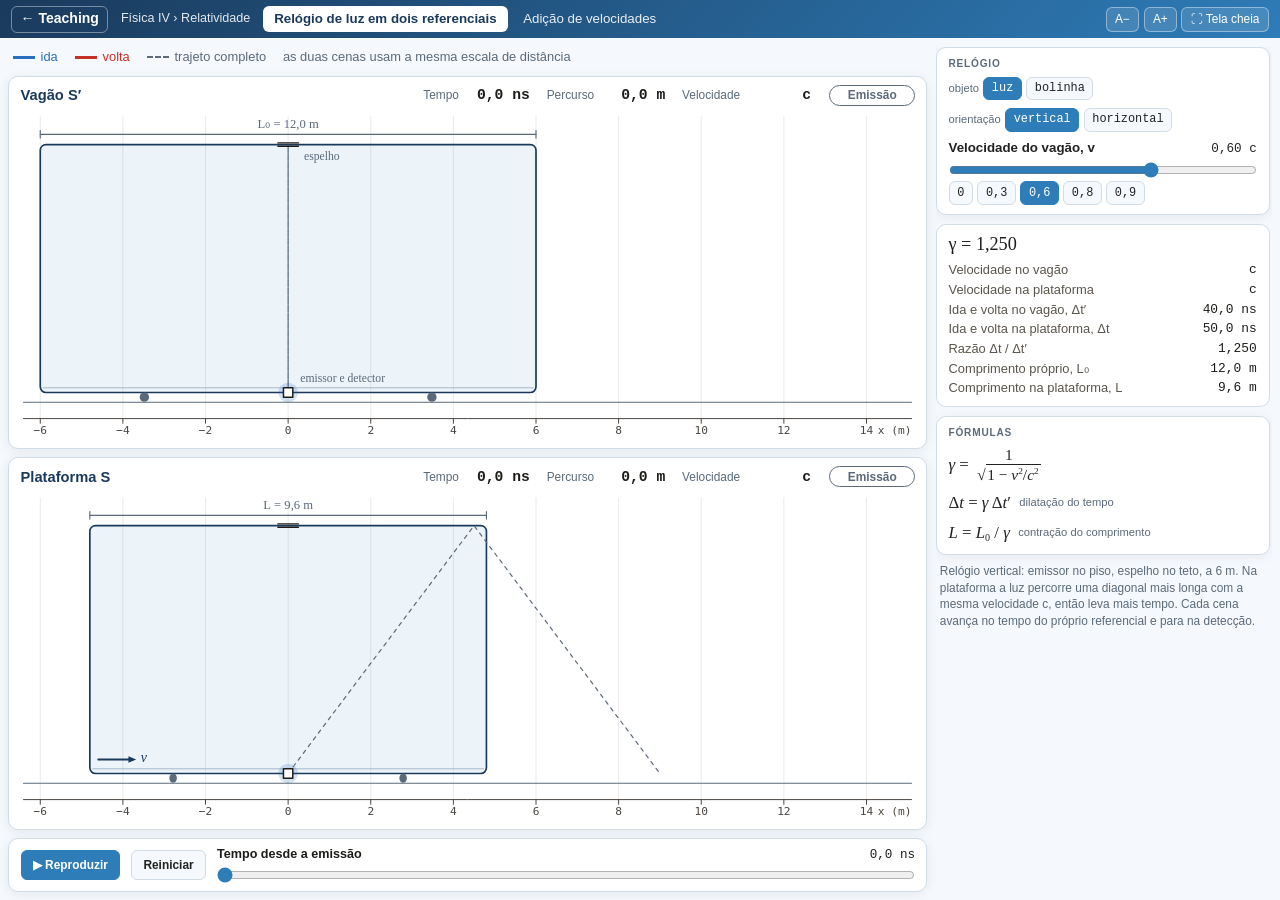
<file: teaching/fisica-iv/relatividade/relogio-de-luz.html>
<!DOCTYPE html>
<html lang="pt-BR">
<head>
  <meta charset="UTF-8" />
  <meta name="viewport" content="width=device-width, initial-scale=1.0" />
  <title>Relógio de luz em dois referenciais · Física IV · Prof. Alexandre Bonatto</title>
  <meta name="description" content="Simulação de um relógio de luz visto do vagão e da plataforma: dilatação do tempo, Δt = γΔt′, e contração do comprimento, L = L₀/γ. Inclui a comparação com uma bolinha, em que as velocidades se somam." />
  <link rel="stylesheet" href="../../assets/sim.css?v=202611241101" />
  <style>
    .metrics { display: flex; flex-wrap: wrap; gap: .1rem 1.2rem; margin-left: auto; }
    .metrics span { display: inline-flex; align-items: baseline; gap: .45rem; font-size: .85rem; color: var(--muted); }
    .metrics b { font-family: var(--mono); font-size: 1.05rem; font-weight: 600; color: #1e1c19; font-variant-numeric: tabular-nums; min-width: 4.4em; text-align: right; white-space: nowrap; }
    .phase { font-size: .85rem; font-weight: 600; min-width: 7.2em; text-align: center; padding: .08rem .6rem; border-radius: 999px; border: 1.5px solid currentColor; color: var(--muted); white-space: nowrap; }
    .phase[data-stage="ida"] { color: var(--w1); }
    .phase[data-stage="reflexao"], .phase[data-stage="volta"] { color: var(--hot); }
    .phase[data-stage="deteccao"] { color: #fff; background: var(--green); border-color: var(--green); }
    .legend .obs { font-weight: 600; color: var(--primary); }
    .legend [hidden] { display: none; }
    .legend .lout { color: var(--w1); } .legend .lback { color: var(--hot); }
    .fset { display: grid; gap: .5rem; justify-items: start; }
    .fset[hidden] { display: none; }
    .formulas .eq { font-size: 1.2rem; gap: .6rem; }
    .formulas small { font-family: var(--ui); font-size: .8rem; color: var(--muted); }
    @media (min-width: 901px) and (max-width: 1400px) { .head .sub { display: none; } }   /* cabeçalho em uma linha só */
    .rad { border-top: 1.2px solid currentColor; padding: .06em .12em 0 .1em; }
  </style>
</head>
<body data-course="fisica-iv" data-topic="relatividade" data-sim="relogio-de-luz">

  <main class="stage">
    <h1 class="sr-only">Relógio de luz em dois referenciais</h1>

    <section class="view">
      <div class="legend">
        <span class="lout"><i></i> ida</span>
        <span class="lback"><i></i> volta</span>
        <span class="dash"><i></i> trajeto completo</span>
        <span>as duas cenas usam a mesma escala de distância</span>
        <span class="obs" id="noGravity" hidden>Sem gravidade: a bolinha anda em linha reta, não faz um lançamento oblíquo.</span>
      </div>

      <div class="sheet grow" data-view="train">
        <div class="head">
          <h2 class="ttl" id="trainTitle">Vagão S′</h2>
          <span class="sub">a câmera acompanha o vagão</span>
          <div class="metrics">
            <span>Tempo <b data-reading="time">0,0 ns</b></span>
            <span>Percurso <b data-reading="distance">0,0 m</b></span>
            <span>Velocidade <b data-reading="speed">c</b></span>
          </div>
          <span class="phase" data-stage="emissao">Emissão</span>
        </div>
        <div class="cv"><canvas aria-label="Trajetória da luz ou da bolinha no referencial do vagão. O eixo horizontal mede a posição em metros."></canvas></div>
      </div>

      <div class="sheet grow" data-view="platform">
        <div class="head">
          <h2 class="ttl" id="platformTitle">Plataforma S</h2>
          <span class="sub">a câmera está fixa nos trilhos</span>
          <div class="metrics">
            <span>Tempo <b data-reading="time">0,0 ns</b></span>
            <span>Percurso <b data-reading="distance">0,0 m</b></span>
            <span>Velocidade <b data-reading="speed">c</b></span>
          </div>
          <span class="phase" data-stage="emissao">Emissão</span>
        </div>
        <div class="cv"><canvas aria-label="Trajetória da luz ou da bolinha e posição do vagão no referencial da plataforma. O eixo horizontal mede a posição em metros."></canvas></div>
      </div>

      <div class="sheet transport">
        <button type="button" class="btn primary" id="play">▶ Reproduzir</button>
        <button type="button" class="btn" id="reset">Reiniciar</button>
        <div class="tl">
          <label for="timeline"><span id="timelineLbl">Tempo desde a emissão</span><output id="timelineOut" for="timeline">0,0 ns</output></label>
          <input type="range" id="timeline" min="0" max="1000" step="1" value="0" />
        </div>
      </div>
    </section>

    <aside class="panel">
      <div class="card">
        <h2>Relógio</h2>
        <div class="ctrl">
          <div class="presets" id="object" role="group" aria-label="O que vai e volta no relógio">
            <span class="lbl">objeto</span>
            <button type="button" data-mode="light" aria-pressed="true">luz</button>
            <button type="button" data-mode="ball" aria-pressed="false">bolinha</button>
          </div>
        </div>
        <div class="ctrl">
          <div class="presets" id="orient" role="group" aria-label="Orientação do relógio">
            <span class="lbl">orientação</span>
            <button type="button" data-orientation="vertical" aria-pressed="true">vertical</button>
            <button type="button" data-orientation="horizontal" aria-pressed="false">horizontal</button>
          </div>
        </div>
        <div class="ctrl">
          <label for="speed"><span>Velocidade do vagão, v</span><output id="speedOut" for="speed">0,60 c</output></label>
          <input type="range" id="speed" min="0" max="0.9" step="0.01" value="0.6" />
          <div class="presets" id="vBtns" role="group" aria-label="Valores de v"></div>
        </div>
      </div>

      <div class="readout" id="readout">
        <p class="status" id="status">γ = 1,25</p>
        <dl>
          <dt>Velocidade no vagão</dt><dd id="vTrain">c</dd>
          <dt id="vPlatLbl">Velocidade na plataforma</dt><dd id="vPlat">c</dd>
          <dt>Ida e volta no vagão, Δt′</dt><dd id="dtTrain">40,0 ns</dd>
          <dt>Ida e volta na plataforma, Δt</dt><dd id="dtPlat">50,0 ns</dd>
          <dt>Razão Δt / Δt′</dt><dd id="ratio">1,25</dd>
          <dt>Comprimento próprio, L₀</dt><dd id="len0">12,0 m</dd>
          <dt>Comprimento na plataforma, L</dt><dd id="len">9,6 m</dd>
        </dl>
      </div>

      <div class="card formulas">
        <h2>Fórmulas</h2>
        <div class="fset" data-for="light">
          <div class="eq"><span><span class="v">γ</span> =</span><span class="frac"><span class="num">1</span><span class="den">√<span class="rad">1 − <span class="v">v</span><sup>2</sup>/<span class="v">c</span><sup>2</sup></span></span></span></div>
          <div class="eq"><span>Δ<span class="v">t</span> = <span class="v">γ</span> Δ<span class="v">t</span>′</span><small>dilatação do tempo</small></div>
          <div class="eq"><span><span class="v">L</span> = <span class="v">L</span><sub>0</sub> / <span class="v">γ</span></span><small>contração do comprimento</small></div>
        </div>
        <div class="fset" data-for="ball" hidden>
          <div class="eq"><span>Δ<span class="v">t</span> = Δ<span class="v">t</span>′</span><small>o tempo é o mesmo</small></div>
          <div class="eq"><span><span class="v">L</span> = <span class="v">L</span><sub>0</sub></span><small>o comprimento é o mesmo</small></div>
          <div class="eq"><span><span class="v">u</span><sub>x</sub> = <span class="v">u</span>′<sub>x</sub> + <span class="v">v</span></span><small>as velocidades se somam</small></div>
        </div>
      </div>

      <p class="note" id="note"></p>
      <p class="sr-only" id="announcement" role="status"></p>
    </aside>
  </main>

  <script src="../../catalog.js?v=202611241101"></script>
  <script src="../../assets/sim.js?v=202611241101"></script>
  <script>
  (function () {
    const { fmt, size, watch, line, arrowHead, label } = Sim;
    const L0 = 12, HGT = 6, PLAYBACK_MS = 6800;
    const INK = '#1e1c19', GREY = '#5a6a7a', NAVY = '#1a3a5c', BLUE = '#2a6fbf', RED = '#c6302a', GREEN = '#1f8f5f', AXIS = '#4a4540';
    /* Luz: metros e nanossegundos, velocidade do vagão em unidades de c, relatividade restrita.
       Bolinha: metros e segundos, velocidade do vagão em m/s, tratada como em Galileu (as velocidades se somam). */
    const MODES = {
      light: {
        speed: 0.299792458, tUnit: 'ns', tDg: 1, vMax: 0.9, vStep: 0.01, presets: [0, 0.3, 0.6, 0.8, 0.9],
        stages: { emissao: 'Emissão', ida: 'Ida', reflexao: 'Reflexão', volta: 'Volta', deteccao: 'Detectado' },
        parts: ['emissor e detector', 'espelho'], since: 'Tempo desde a emissão', done: 'Pulso detectado nos dois referenciais.',
        notes: {
          vertical: 'Relógio vertical: emissor no piso, espelho no teto, a 6 m. Na plataforma a luz percorre uma diagonal mais longa com a mesma velocidade c, então leva mais tempo. Cada cena avança no tempo do próprio referencial e para na detecção.',
          horizontal: 'Relógio horizontal: emissor na traseira, espelho na dianteira. Para o tempo de ida e volta na plataforma ser γΔt′, como no relógio vertical, o vagão precisa medir L₀/γ. Cada cena avança no tempo do próprio referencial e para na detecção.'
        }
      },
      ball: {
        speed: 10, tUnit: 's', tDg: 2, vMax: 20, vStep: 0.5, presets: [0, 5, 10, 15, 20],
        stages: { emissao: 'Lançamento', ida: 'Ida', reflexao: 'Rebate', volta: 'Volta', deteccao: 'Chegada' },
        parts: ['lançador e sensor', 'anteparo'], since: 'Tempo desde o lançamento', done: 'A bolinha chegou ao sensor nos dois referenciais.',
        notes: {
          vertical: 'Sem gravidade: a bolinha vai e volta em linha reta, a 10 m/s em relação ao vagão, sem perdas no rebate. Na plataforma ela percorre uma diagonal mais longa, mas também é mais rápida, porque as velocidades se somam. O tempo de ida e volta é o mesmo nos dois referenciais.',
          horizontal: 'Sem gravidade: a bolinha vai e volta em linha reta, a 10 m/s em relação ao vagão, sem perdas no rebate. Na plataforma ela é mais rápida na ida (u′ + v) e mais lenta na volta. O tempo de ida e volta e o comprimento do vagão são os mesmos nos dois referenciais.'
        }
      }
    };
    const $ = id => document.getElementById(id);
    const state = { mode: 'light', vertical: true, v: { light: 0.6, ball: 8 }, elapsed: 0 };
    const views = [...document.querySelectorAll('[data-view]')].map(el => ({
      cv: el.querySelector('canvas'), phase: el.querySelector('.phase'),
      time: el.querySelector('[data-reading="time"]'), distance: el.querySelector('[data-reading="distance"]'),
      speed: el.querySelector('[data-reading="speed"]')
    }));
    let frames, limits, duration = 0, raf = null, last = null;
    const M = () => MODES[state.mode];
    const isLight = () => state.mode === 'light';
    const fmtT = t => fmt(t, M().tDg) + ' ' + M().tUnit;
    const fmtV = v => isLight() ? fmt(v, 2) + ' c' : fmt(v, 1) + ' m/s';
    const fmtU = u => isLight() ? 'c' : fmt(u, 1) + ' m/s';      // rapidez da luz ou da bolinha

    // ───────── física ─────────
    function makeFrame(moving) {
      const light = isLight(), vertical = state.vertical, s = M().speed;
      const setting = moving ? state.v[state.mode] : 0;
      const velocity = light ? setting * s : setting;
      const gamma = light ? 1 / Math.sqrt(1 - setting * setting) : 1;
      const length = L0 / gamma;
      const rearOffset = vertical ? -length / 2 : 0;          // posição da traseira em relação ao emissor
      let outwardTime, inwardTime, speedOut, speedBack;
      if (light) {          // c é a mesma nos dois referenciais
        outwardTime = vertical ? HGT * gamma / s : length / (s - velocity);
        inwardTime = vertical ? outwardTime : length / (s + velocity);
        speedOut = speedBack = s;
      } else {              // Galileu: o tempo é o mesmo e a velocidade do vagão se soma à da bolinha
        outwardTime = inwardTime = (vertical ? HGT : length) / s;
        speedOut = vertical ? Math.hypot(velocity, s) : s + velocity;
        speedBack = vertical ? speedOut : Math.abs(s - velocity);
      }
      const total = outwardTime + inwardTime;
      const emission = { x: 0, y: vertical ? 0 : HGT / 2 };
      const reflection = { x: velocity * outwardTime + (vertical ? 0 : length), y: vertical ? HGT : emission.y };
      const detection = { x: velocity * total, y: emission.y };
      return { gamma, velocity, length, rearOffset, outwardTime, inwardTime, duration: total, speedOut, speedBack, emission, reflection, detection };
    }
    function pulseAt(frame, time) {
      const back = time > frame.outwardTime;
      const from = back ? frame.reflection : frame.emission, to = back ? frame.detection : frame.reflection;
      const f = back ? (time - frame.outwardTime) / frame.inwardTime : time / frame.outwardTime;
      return { x: from.x + (to.x - from.x) * f, y: from.y + (to.y - from.y) * f };
    }
    const pathAt = (frame, time) => time > frame.outwardTime
      ? frame.speedOut * frame.outwardTime + frame.speedBack * (time - frame.outwardTime) : frame.speedOut * time;
    function stageAt(frame, time) {
      if (time === frame.duration) return 'deteccao';
      if (time === 0) return 'emissao';
      if (time < frame.outwardTime) return 'ida';
      if (time - frame.outwardTime < frame.duration * 0.035) return 'reflexao';
      return 'volta';
    }
    function configure() {
      frames = [makeFrame(false), makeFrame(true)];
      const [train, plat] = frames;
      duration = plat.duration;
      limits = {
        left: Math.min(train.rearOffset, plat.rearOffset),
        right: Math.max(train.rearOffset + train.length, plat.detection.x + plat.rearOffset + plat.length, plat.reflection.x)
      };
    }

    // ───────── desenho ─────────
    function drawAxis(c, W, H, k, x, scale) {
      const axisY = H - 24 * k;
      const step = [1, 2, 5, 10, 20, 50].find(st => st * scale >= 46 * k) || 50;
      const p0 = (10 * k - x(0)) / scale, p1 = (W - 52 * k - x(0)) / scale;
      for (let t = Math.ceil(p0 / step); t <= Math.floor(p1 / step); t++) {
        const px = x(t * step);
        line(c, px, 6 * k, px, axisY, 'rgba(60,50,45,0.10)', 1);
        line(c, px, axisY, px, axisY + 5 * k, AXIS, 1);
        label(c, String(t * step).replace('-', '−'), px, axisY + 7 * k, { align: 'center', base: 'top', size: 12 * k, mono: true, color: AXIS });
      }
      line(c, 8 * k, axisY, W - 8 * k, axisY, AXIS, 1);
      label(c, 'x (m)', W - 8 * k, axisY + 7 * k, { align: 'right', base: 'top', size: 12 * k, mono: true, color: AXIS });
    }

    function drawCar(c, W, k, x, y, scale, frame, movement, moving) {
      const rear = x(frame.rearOffset + movement), wpx = frame.length * scale, front = rear + wpx, top = y(HGT), floor = y(0);
      c.beginPath(); c.roundRect(rear, top, wpx, floor - top, Math.min(6 * k, wpx / 6));
      c.fillStyle = 'rgba(46,124,184,0.09)'; c.fill(); c.strokeStyle = NAVY; c.lineWidth = 1.8 * k; c.stroke();
      line(c, rear + 3 * k, floor - 5 * k, front - 3 * k, floor - 5 * k, 'rgba(26,58,92,0.35)', k);
      c.fillStyle = GREY;
      for (const f of [0.21, 0.79]) {   // com a luz, as rodas também se contraem na direção do movimento
        c.beginPath(); c.ellipse(rear + f * wpx, floor + 5 * k, Math.min(5 * k / frame.gamma, wpx / 12), 5 * k, 0, 0, 2 * Math.PI); c.fill();
      }
      // cota do comprimento
      const yd = top - 11 * k;
      line(c, rear, yd, front, yd, GREY, 1.2 * k);
      line(c, rear, yd - 4 * k, rear, yd + 4 * k, GREY, 1.2 * k); line(c, front, yd - 4 * k, front, yd + 4 * k, GREY, 1.2 * k);
      const txt = (moving ? 'L = ' : 'L₀ = ') + fmt(frame.length, 1) + ' m';
      label(c, txt, Math.min(W - 50 * k, Math.max(50 * k, (rear + front) / 2)), yd - 10 * k, { align: 'center', size: 13.5 * k, color: GREY });
      // seta da velocidade, dentro do vagão
      const setting = state.v[state.mode];
      if (moving && setting > 0) {
        const xa = rear + 9 * k, xb = xa + (14 + 40 * setting / M().vMax) * k, ya = floor - 15 * k;
        if (xb + 18 * k < front) {
          line(c, xa, ya, xb - 4 * k, ya, NAVY, 2 * k); arrowHead(c, xb, ya, 0, 9 * k, NAVY);
          label(c, 'v', xb + 5 * k, ya - k, { italic: true, size: 15 * k, color: NAVY });
        }
      }
      return wpx;
    }

    function draw(view, frame, index, s, scale) {
      const { w: W, h: H, k, ctx: c } = s;
      const light = isLight(), floorY = H - 52 * k;
      const x = p => 26 * k + (p - limits.left) * scale, y = p => floorY - p * scale;
      const P = pt => [x(pt.x), y(pt.y)];
      const time = Math.min(state.elapsed, frame.duration), stage = stageAt(frame, time);
      const detected = stage === 'deteccao', back = time > frame.outwardTime;
      const movement = detected ? frame.detection.x : frame.velocity * time;
      c.clearRect(0, 0, W, H); c.fillStyle = '#fff'; c.fillRect(0, 0, W, H);
      c.lineCap = 'round'; c.lineJoin = 'round';

      drawAxis(c, W, H, k, x, scale);
      line(c, 8 * k, floorY + 10.5 * k, W - 8 * k, floorY + 10.5 * k, GREY, 1.2 * k);   // trilho
      const wpx = drawCar(c, W, k, x, y, scale, frame, movement, index === 1);

      const start = P(frame.emission), bounce = P(frame.reflection), finish = P(frame.detection);
      const pulse = detected ? finish : P(pulseAt(frame, time));
      // Quando ida e volta caem sobre a mesma reta, desloca os dois traços para ambos aparecerem.
      const a = [bounce[0] - start[0], bounce[1] - start[1]], b = [finish[0] - bounce[0], finish[1] - bounce[1]];
      const la = Math.hypot(a[0], a[1]) || 1, lb = Math.hypot(b[0], b[1]) || 1;
      const collinear = Math.abs(a[0] * b[1] - a[1] * b[0]) / (la * lb) < 0.03;
      const off = collinear ? 3 * k : 0, nx = -a[1] / la * off, ny = a[0] / la * off;
      c.save(); c.strokeStyle = GREY; c.lineWidth = 1.3 * k; c.setLineDash([4 * k, 5 * k]);
      c.beginPath(); c.moveTo(start[0], start[1]); c.lineTo(bounce[0], bounce[1]); c.lineTo(finish[0], finish[1]); c.stroke(); c.restore();
      const outEnd = back ? bounce : pulse;
      line(c, start[0] + nx, start[1] + ny, outEnd[0] + nx, outEnd[1] + ny, BLUE, 2.8 * k);
      if (back) line(c, bounce[0] - nx, bounce[1] - ny, pulse[0] - nx, pulse[1] - ny, RED, 2.8 * k);

      const det = [x(movement), y(frame.emission.y)];
      const mir = state.vertical ? [x(movement), y(HGT)] : [x(movement + frame.length), y(frame.emission.y)];
      if (!detected) {
        const gap = Math.hypot(pulse[0] - det[0], pulse[1] - det[1]), base = (light ? 5 : 7) * k;
        const r = back ? Math.min(base, gap / 2) : base, col = back ? RED : BLUE;
        if (light) {        // pulso de luz: ponto com halo
          c.beginPath(); c.arc(pulse[0], pulse[1], 2.1 * r, 0, 2 * Math.PI); c.fillStyle = back ? 'rgba(198,48,42,0.2)' : 'rgba(42,111,191,0.2)'; c.fill();
          c.beginPath(); c.arc(pulse[0], pulse[1], r, 0, 2 * Math.PI); c.fillStyle = col; c.fill();
        } else {            // bolinha: contorno escuro e um brilho
          c.beginPath(); c.arc(pulse[0], pulse[1], r, 0, 2 * Math.PI); c.fillStyle = col; c.fill();
          c.lineWidth = 1.5 * k; c.strokeStyle = INK; c.stroke();
          c.beginPath(); c.arc(pulse[0] - 0.32 * r, pulse[1] - 0.32 * r, 0.26 * r, 0, 2 * Math.PI); c.fillStyle = 'rgba(255,255,255,0.75)'; c.fill();
        }
      }
      // emissor/detector e espelho (ou lançador/sensor e anteparo)
      const dz = 5 * k;
      c.fillStyle = detected ? GREEN : '#fff'; c.fillRect(det[0] - dz, det[1] - dz, 2 * dz, 2 * dz);
      c.strokeStyle = INK; c.lineWidth = 1.6 * k; c.strokeRect(det[0] - dz, det[1] - dz, 2 * dz, 2 * dz);
      for (const sh of [-1.8 * k, 1.8 * k]) {
        if (state.vertical) line(c, mir[0] - 11 * k, mir[1] + sh, mir[0] + 11 * k, mir[1] + sh, INK, 1.5 * k);
        else line(c, mir[0] + sh, mir[1] - 11 * k, mir[0] + sh, mir[1] + 11 * k, INK, 1.5 * k);
      }
      if (detected) { c.beginPath(); c.arc(finish[0], finish[1], 11 * k, 0, 2 * Math.PI); c.strokeStyle = GREEN; c.lineWidth = 2 * k; c.stroke(); }
      // nomes das peças, só na cena do vagão (em repouso e mais largo)
      if (index === 0 && wpx > 190 * k) {
        const o = { size: 12.5 * k, color: GREY }, [source, wall] = M().parts;
        if (state.vertical) {
          label(c, wall, mir[0] + 17 * k, mir[1] + 13 * k, o);
          label(c, source, det[0] + 13 * k, det[1] - 15 * k, o);
        } else {
          label(c, source, det[0] + 11 * k, det[1] + 19 * k, o);
          label(c, wall, mir[0] - 11 * k, mir[1] + 19 * k, { ...o, align: 'right' });
        }
      }
    }

    function render() {
      const sizes = views.map(v => size(v.cv));
      if (sizes.some(s => !s)) return;
      const k = sizes[0].k, W = Math.min(...sizes.map(s => s.w)), H = Math.min(...sizes.map(s => s.h));
      const scale = Math.min((W - 58 * k) / (limits.right - limits.left), (H - 88 * k) / HGT);
      if (scale <= 0) return;
      views.forEach((view, i) => draw(view, frames[i], i, sizes[i], scale));
    }

    function updateText() {
      const [train, plat] = frames, m = M(), light = isLight(), setting = state.v[state.mode];
      views.forEach((view, i) => {
        const frame = frames[i], time = Math.min(state.elapsed, frame.duration), stage = stageAt(frame, time);
        if (view.phase.dataset.stage !== stage || view.phase.textContent !== m.stages[stage]) { view.phase.dataset.stage = stage; view.phase.textContent = m.stages[stage]; }
        view.time.textContent = fmtT(time);
        view.distance.textContent = fmt(pathAt(frame, time), 1) + ' m';
        view.speed.textContent = fmtU(time > frame.outwardTime ? frame.speedBack : frame.speedOut);
      });
      $('speedOut').textContent = fmtV(setting);
      $('speed').setAttribute('aria-valuetext', light ? fmt(setting, 2) + ' vezes a velocidade da luz' : fmt(setting, 1) + ' metros por segundo');
      $('status').textContent = light ? 'γ = ' + fmt(plat.gamma, 3) : 'Mesmo tempo nos dois referenciais';
      $('vTrain').textContent = fmtU(train.speedOut);
      const twoSpeeds = !light && !state.vertical;          // bolinha no relógio horizontal: rapidez diferente na ida e na volta
      $('vPlatLbl').textContent = twoSpeeds ? 'Na plataforma, ida e volta' : 'Velocidade na plataforma';
      $('vPlat').textContent = twoSpeeds ? fmt(plat.speedOut, 1) + ' e ' + fmt(plat.speedBack, 1) + ' m/s' : fmtU(plat.speedOut);
      $('dtTrain').textContent = fmtT(train.duration);
      $('dtPlat').textContent = fmtT(plat.duration);
      $('ratio').textContent = fmt(plat.duration / train.duration, 3);
      $('len0').textContent = fmt(L0, 1) + ' m';
      $('len').textContent = fmt(plat.length, 1) + ' m';
      $('note').textContent = m.notes[state.vertical ? 'vertical' : 'horizontal'];
      $('timelineLbl').textContent = m.since;
      $('timeline').value = String(state.elapsed === duration ? 1000 : Math.min(999, Math.round(state.elapsed / duration * 1000)));
      $('timelineOut').textContent = fmtT(state.elapsed);
      $('timeline').setAttribute('aria-valuetext', fmtT(state.elapsed));
      document.querySelectorAll('#vBtns button').forEach(b => b.setAttribute('aria-pressed', String(+b.dataset.b === setting)));
      document.querySelectorAll('#orient button').forEach(b => b.setAttribute('aria-pressed', String((b.dataset.orientation === 'vertical') === state.vertical)));
      document.querySelectorAll('#object button').forEach(b => b.setAttribute('aria-pressed', String(b.dataset.mode === state.mode)));
      $('noGravity').hidden = light;
      document.querySelectorAll('.fset').forEach(el => { el.hidden = el.dataset.for !== state.mode; });
    }
    const update = () => { updateText(); render(); };

    // ───────── reprodução ─────────
    function stop() {
      if (raf !== null) cancelAnimationFrame(raf);
      raf = null; last = null;
      $('play').textContent = state.elapsed === duration ? '↻ Repetir' : '▶ Reproduzir';
    }
    function tick(ts) {
      if (last !== null) state.elapsed += (ts - last) * duration / PLAYBACK_MS;
      if (state.elapsed >= duration) {
        state.elapsed = duration; stop(); update();
        $('announcement').textContent = M().done;
        return;
      }
      last = ts; update(); raf = requestAnimationFrame(tick);
    }
    function reset() { state.elapsed = 0; stop(); update(); }
    function setV(v) {
      const f = duration ? state.elapsed / duration : 0;
      state.v[state.mode] = v; $('speed').value = String(v);
      configure(); state.elapsed = f * duration;
      if (raf === null) stop();
      update();
    }
    // Ajusta o controle de velocidade ao objeto escolhido: frações de c para a luz, m/s para a bolinha.
    function setMode(mode) {
      state.mode = mode;
      const m = M(), sp = $('speed');
      sp.max = String(m.vMax); sp.step = String(m.vStep); sp.value = String(state.v[mode]);
      $('vBtns').innerHTML = m.presets.map(p => `<button type="button" data-b="${p}">${String(p).replace('.', ',')}</button>`).join('');
      $('vBtns').setAttribute('aria-label', mode === 'light' ? 'Valores de v em unidades de c' : 'Valores de v em metros por segundo');
      configure(); reset();
    }

    $('play').addEventListener('click', () => {
      if (raf !== null) { stop(); return; }
      if (state.elapsed === duration) state.elapsed = 0;
      $('announcement').textContent = '';
      $('play').textContent = '❚❚ Pausar';
      raf = requestAnimationFrame(tick);
    });
    $('reset').addEventListener('click', reset);
    $('timeline').addEventListener('input', e => { state.elapsed = +e.target.value / 1000 * duration; stop(); update(); });
    $('speed').addEventListener('input', e => setV(+e.target.value));
    $('vBtns').addEventListener('click', e => { const b = e.target.closest('button[data-b]'); if (b) setV(+b.dataset.b); });
    $('orient').addEventListener('click', e => {
      const b = e.target.closest('button[data-orientation]'); if (!b) return;
      const v = b.dataset.orientation === 'vertical'; if (v === state.vertical) return;
      state.vertical = v; configure(); reset();
    });
    $('object').addEventListener('click', e => {
      const b = e.target.closest('button[data-mode]'); if (b && b.dataset.mode !== state.mode) setMode(b.dataset.mode);
    });

    watch(render); setMode('light');
  })();
  </script>
</body>
</html>
</file>
<file: styles.css>
/* General Reset & Base */
*, *::before, *::after {
  box-sizing: border-box;
  margin: 0;
  padding: 0;
}

:root {
  --primary: #1a3a5c;
  --accent: #2e7cb8;
  --light-bg: #f5f8fc;
  --card-bg: #ffffff;
  --text: #222222;
  --muted: #5a6a7a;
  --border: #d0dce8;
  --max-width: 900px;
  --sidebar-width: 230px;
  --layout-max: 1200px;
}

html {
  scroll-behavior: smooth;
  /* Leaves a little breathing room above sections when jumping via anchors. */
  scroll-padding-top: 20px;
}

body {
  font-family: 'Segoe UI', Tahoma, Geneva, Verdana, sans-serif;
  background-color: var(--light-bg);
  color: var(--text);
  line-height: 1.7;
  font-size: 16px;
}

/* ── Header ── */
header {
  background: linear-gradient(135deg, var(--primary) 0%, var(--accent) 100%);
  color: #fff;
  padding: 40px 20px 32px;
  text-align: center;
}

header h1 {
  font-size: 2.2rem;
  letter-spacing: 0.5px;
  margin-bottom: 4px;
}

header .subtitle {
  font-size: 1.05rem;
  opacity: 0.88;
  margin-bottom: 0;
}

/* ── Layout (sidebar + main) ── */
.layout {
  max-width: var(--layout-max);
  margin: 40px auto;
  padding: 0 20px;
  display: flex;
  gap: 32px;
  align-items: flex-start;
}

/* ── Sidebar Navigation ── */
.sidebar {
  flex-shrink: 0;
  width: var(--sidebar-width);
  position: sticky;
  top: 20px;
}

.side-nav {
  background: var(--card-bg);
  border: 1px solid var(--border);
  border-radius: 10px;
  padding: 18px 16px;
  box-shadow: 0 2px 12px rgba(26, 58, 92, 0.07);
}

.side-nav-title {
  font-size: 0.78rem;
  text-transform: uppercase;
  letter-spacing: 1.2px;
  color: var(--muted);
  font-weight: 600;
  margin-bottom: 12px;
  padding-bottom: 10px;
  border-bottom: 1px solid var(--border);
}

.side-nav ul {
  list-style: none;
  display: flex;
  flex-direction: column;
  gap: 2px;
}

.side-nav-link {
  display: block;
  font-size: 0.92rem;
  color: var(--text);
  text-decoration: none;
  padding: 8px 12px;
  border-radius: 6px;
  border-left: 3px solid transparent;
  line-height: 1.35;
  transition: background 0.15s ease, color 0.15s ease, border-color 0.15s ease;
}

.side-nav-link:hover {
  background: var(--light-bg);
  color: var(--accent);
}

.side-nav-link.active {
  background: var(--light-bg);
  color: var(--primary);
  border-left-color: var(--accent);
  font-weight: 600;
}

/* Featured link (Selected Publications) — bold and burgundy. */
.side-nav-link--featured {
  color: #9b1c2d;            /* burgundy / bordô */
  font-weight: 700;
}

.side-nav-link--featured:hover {
  color: #5e0018;            /* slightly darker on hover */
  background: var(--light-bg);
}

/* Keep burgundy even when this section is the active one. */
.side-nav-link--featured.active {
  color: #9b1c2d;
  border-left-color: #9b1c2d;
  font-weight: 700;
}

/* ── Main Layout ── */
main {
  flex: 1;
  min-width: 0;
  max-width: var(--max-width);
  display: flex;
  flex-direction: column;
  gap: 40px;
}

/* ── Card ── */
.card {
  background: var(--card-bg);
  border: 1px solid var(--border);
  border-radius: 10px;
  padding: 32px 36px;
  box-shadow: 0 2px 12px rgba(26, 58, 92, 0.07);
  scroll-margin-top: 20px;
}

/* ── Profile Section ── */
.profile {
  display: flex;
  align-items: flex-start;
  gap: 32px;
}

.profile-photo {
  flex-shrink: 0;
  width: 160px;
  height: 160px;
  border-radius: 50%;
  overflow: hidden;
  border: 4px solid var(--accent);
  background: var(--light-bg);
  display: flex;
  align-items: center;
  justify-content: center;
}

.profile-photo img {
  width: 100%;
  height: 100%;
  object-fit: cover;
}

.profile-photo .photo-placeholder {
  font-size: 64px;
  color: var(--accent);
  user-select: none;
}

.profile-info h2 {
  font-size: 1.5rem;
  color: var(--primary);
  margin-bottom: 6px;
}

.profile-info .position {
  font-size: 0.95rem;
  color: var(--muted);
  margin-bottom: 4px;
}

.profile-info .institution {
  font-size: 0.95rem;
  color: var(--muted);
  margin-bottom: 8px;
}

.profile-links {
  display: flex;
  flex-wrap: wrap;
  gap: 10px;
  margin-bottom: 16px;
}

.profile-links a {
  font-size: 0.88rem;
  color: var(--accent);
  text-decoration: none;
  border: 1px solid var(--accent);
  border-radius: 4px;
  padding: 2px 10px;
}

.profile-links a:hover {
  background: var(--accent);
  color: #fff;
}

.profile-badges {
  display: flex;
  flex-wrap: wrap;
  gap: 8px;
  margin-top: 6px;
}

.badge {
  display: inline-block;
  background: var(--light-bg);
  border: 1px solid var(--border);
  color: var(--primary);
  border-radius: 20px;
  padding: 3px 12px;
  font-size: 0.82rem;
  font-weight: 500;
}

/* ── Section Title ── */
.section-title {
  font-size: 1.25rem;
  color: var(--primary);
  border-bottom: 2px solid var(--accent);
  padding-bottom: 8px;
  margin-bottom: 20px;
  letter-spacing: 0.2px;
}

/* Publications section title — match the burgundy used in the sidebar. */
#publications .section-title {
  color: #9b1c2d;
}

/* ── Bio Text ── */
.bio-text {
  color: var(--text);
  text-align: justify;
  hyphens: auto;
}

/* ── Publications ── */
.publications-list {
  list-style: none;
  display: flex;
  flex-direction: column;
  gap: 20px;
}

.publication-item {
  border-left: 4px solid var(--accent);
  padding: 14px 18px;
  background: var(--light-bg);
  border-radius: 0 8px 8px 0;
  transition: box-shadow 0.2s;
}

.publication-item:hover {
  box-shadow: 0 3px 14px rgba(46, 124, 184, 0.13);
}

.publication-title {
  font-weight: 600;
  color: var(--primary);
  margin-bottom: 4px;
  line-height: 1.4;
}

.publication-authors {
  font-size: 0.88rem;
  color: var(--muted);
  margin-bottom: 4px;
}

.publication-venue {
  font-size: 0.88rem;
  color: var(--text);
  font-style: italic;
  margin-bottom: 6px;
}

.publication-doi a {
  font-size: 0.85rem;
  color: var(--accent);
  text-decoration: none;
  word-break: break-all;
}

.publication-doi a:hover {
  text-decoration: underline;
}

/* ── Teaching ── */
.teaching-intro {
  font-size: 0.95rem;
  color: var(--muted);
  margin-bottom: 18px;
}

.teaching-tree {
  display: flex;
  flex-direction: column;
  gap: 10px;
}

.course {
  border: 1px solid var(--border);
  border-left: 4px solid var(--accent);
  border-radius: 0 8px 8px 0;
  background: var(--light-bg);
}

.course > summary,
.course--empty,
.topic > summary {
  display: flex;
  align-items: baseline;
  justify-content: space-between;
  gap: 12px;
  padding: 12px 18px;
}

.course > summary,
.topic > summary {
  cursor: pointer;
  list-style: none;
}

.course > summary::-webkit-details-marker,
.topic > summary::-webkit-details-marker {
  display: none;
}

/* Disclosure arrow that turns when the item is open. */
.course > summary .course-name::before,
.topic > summary .topic-name::before {
  content: "\25B8";
  display: inline-block;
  width: 1.1em;
  color: var(--accent);
  transition: transform 0.15s ease;
}

.course[open] > summary .course-name::before,
.topic[open] > summary .topic-name::before {
  transform: rotate(90deg);
}

.course > summary:hover .course-name,
.topic > summary:hover .topic-name {
  color: var(--accent);
}

.course-name {
  font-weight: 600;
  color: var(--primary);
  font-size: 1.05rem;
}

.course--empty .course-name {
  padding-left: 1.1em;
}

.course-meta {
  font-size: 0.82rem;
  color: var(--muted);
  white-space: nowrap;
}

.course-body {
  padding: 0 18px 14px 18px;
  display: flex;
  flex-direction: column;
  gap: 8px;
}

.topic {
  background: var(--card-bg);
  border: 1px solid var(--border);
  border-radius: 8px;
}

.topic > summary {
  padding: 10px 14px;
}

.topic-name {
  font-weight: 600;
  color: var(--primary);
}

.sim-list {
  list-style: none;
  display: flex;
  flex-direction: column;
  gap: 6px;
  padding: 0 14px 14px 14px;
}

.sim-link {
  display: block;
  padding: 10px 14px;
  border: 1px solid var(--border);
  border-radius: 6px;
  text-decoration: none;
  transition: border-color 0.15s ease, box-shadow 0.15s ease;
}

.sim-link:hover,
.sim-link:focus-visible {
  border-color: var(--accent);
  box-shadow: 0 3px 14px rgba(46, 124, 184, 0.13);
}

.sim-name {
  display: block;
  font-weight: 600;
  color: var(--accent);
}

.sim-name::after {
  content: " \2192";
}

.sim-desc {
  display: block;
  font-size: 0.88rem;
  color: var(--muted);
  line-height: 1.45;
}

/* ── Footer ── */
footer {
  text-align: center;
  padding: 24px 20px;
  color: var(--muted);
  font-size: 0.88rem;
  border-top: 1px solid var(--border);
  margin-top: 20px;
}

/* ── Responsive ── */
@media (max-width: 960px) {
  .layout {
    flex-direction: column;
    gap: 24px;
  }

  .sidebar {
    position: static;
    width: 100%;
  }

  main {
    max-width: 100%;
    width: 100%;
  }

  .side-nav ul {
    flex-direction: row;
    flex-wrap: wrap;
    gap: 4px;
  }

  .side-nav-link {
    border-left: none;
    border-bottom: 2px solid transparent;
    padding: 6px 10px;
  }

  .side-nav-link.active {
    border-left: none;
    border-bottom-color: var(--accent);
  }

  .side-nav-link--featured.active {
    border-left: none;
    border-bottom-color: #9b1c2d;
  }
}

@media (max-width: 640px) {
  .profile {
    flex-direction: column;
    align-items: center;
    text-align: center;
  }

  .profile-badges {
    justify-content: center;
  }

  .card {
    padding: 22px 18px;
  }

  header h1 {
    font-size: 1.6rem;
  }
}
</file>
<file: teaching/assets/sim.css>
/* Moldura de tela cheia das simulações de ensino.
   Paleta e fontes herdadas de /styles.css; tudo em rem para o texto crescer com a tela (TV 1080p em sala). */
*, *::before, *::after { box-sizing: border-box; }

:root {
  --primary: #1a3a5c; --accent: #2e7cb8; --light-bg: #f5f8fc; --card-bg: #ffffff;
  --text: #222222; --muted: #5a6a7a; --border: #d0dce8;
  --hot: #c6302a; --green: #1f8f5f; --w1: #2a6fbf; --w2: #2f9c5c;
  --ui: 'Segoe UI', Tahoma, Geneva, Verdana, sans-serif;
  --math: "STIX Two Text", "Cambria Math", "Times New Roman", Times, serif;
  --mono: ui-monospace, "SF Mono", Menlo, Consolas, "Liberation Mono", monospace;
  --fs: clamp(14px, 0.55vw + 0.5vh + 2px, 21px);   /* ~18px em 1920x1080 */
  --panel-w: clamp(300px, 24rem, 32vw);
  color-scheme: light;
}

html { font-size: calc(var(--fs) * var(--zoom, 1)); height: 100%; }
body {
  margin: 0; height: 100%; display: flex; flex-direction: column; overflow: hidden;
  background: var(--light-bg); color: var(--text); font-family: var(--ui); line-height: 1.4;
}
.sr-only { position: absolute; width: 1px; height: 1px; overflow: hidden; clip: rect(0 0 0 0); white-space: nowrap; }

/* ── Barra superior ── */
.topbar {
  flex: none; display: flex; align-items: center; gap: .9rem; padding: .4rem .8rem; min-width: 0;
  background: linear-gradient(135deg, var(--primary) 0%, var(--accent) 100%); color: #fff;
}
.topbar a { color: #fff; text-decoration: none; }
.topbar .back { font-weight: 600; white-space: nowrap; padding: .2rem .6rem; border-radius: 6px; border: 1px solid rgba(255,255,255,.4); }
.topbar .back:hover { background: rgba(255,255,255,.16); }
.topbar .crumb { opacity: .88; font-size: .9rem; white-space: nowrap; }
.tabs { display: flex; gap: .3rem; flex: 1; min-width: 0; overflow-x: auto; }
.tabs a { padding: .28rem .8rem; border-radius: 6px; white-space: nowrap; font-size: .95rem; opacity: .9; }
.tabs a:hover { background: rgba(255,255,255,.16); opacity: 1; }
.tabs a[aria-current="page"] { background: #fff; color: var(--primary); font-weight: 600; opacity: 1; }
.tools { display: flex; gap: .3rem; flex: none; }
.tools button {
  font: inherit; font-size: .85rem; color: #fff; cursor: pointer; white-space: nowrap;
  background: rgba(255,255,255,.12); border: 1px solid rgba(255,255,255,.4); border-radius: 6px; padding: .22rem .6rem;
}
.tools button:hover { background: rgba(255,255,255,.26); }
.topbar a:focus-visible, .tools button:focus-visible { outline: 2px solid #fff; outline-offset: 2px; }

/* ── Palco: desenho(s) à esquerda, painel de controles à direita ── */
.stage { flex: 1; min-height: 0; display: grid; grid-template-columns: minmax(0, 1fr) var(--panel-w); gap: .6rem; padding: .6rem; }
.stage.three { grid-template-columns: minmax(0, 1.7fr) minmax(0, 1fr) var(--panel-w); }
.view, .col { min-width: 0; min-height: 0; display: flex; flex-direction: column; gap: .6rem; }
.sheet {
  background: #fff; color: #1e1c19; border: 1px solid var(--border); border-radius: 10px; padding: .5rem;
  min-width: 0; min-height: 0; display: flex; flex-direction: column; gap: .35rem;
  box-shadow: 0 2px 12px rgba(26, 58, 92, 0.07);
}
.sheet.grow { flex: 1; }
.cv { position: relative; flex: 1; min-width: 0; min-height: 0; }
.cv canvas { position: absolute; inset: 0; width: 100%; height: 100%; display: block; }
.cv.square { flex: none; width: 11rem; aspect-ratio: 1; }
.panel { min-width: 0; min-height: 0; overflow-y: auto; display: flex; flex-direction: column; gap: .6rem; padding-right: 2px; }
.card {
  background: var(--card-bg); border: 1px solid var(--border); border-radius: 10px; padding: .65rem .85rem;
  box-shadow: 0 2px 12px rgba(26, 58, 92, 0.07);
}
.card h2, .sheet h2 { font-size: .72rem; font-weight: 600; letter-spacing: .08em; text-transform: uppercase; color: var(--muted); margin: 0 0 .4rem; }
.sheet h2 { margin: .15rem .3rem 0; }

/* ── Controles ── */
.ctrl { display: grid; gap: .18rem; margin-bottom: .55rem; }
.ctrl:last-child { margin-bottom: 0; }
.ctrl label { display: flex; justify-content: space-between; align-items: baseline; gap: .6rem; font-weight: 600; font-size: .95rem; }
.ctrl output { font-family: var(--mono); font-size: .9rem; font-weight: 400; font-variant-numeric: tabular-nums; white-space: nowrap; }
input[type=range] { width: 100%; accent-color: var(--accent); margin: 0; height: 1.25rem; }
input[type=number] { font: inherit; font-family: var(--mono); font-size: .9rem; width: 6.5em; padding: .12rem .35rem; border: 1px solid var(--border); border-radius: 6px; background: #fff; color: var(--text); }
.presets { display: flex; flex-wrap: wrap; gap: .3rem; align-items: center; }
.presets .lbl { font-size: .8rem; color: var(--muted); }
.presets button, .btn {
  font: inherit; font-family: var(--mono); font-size: .85rem; padding: .18rem .55rem; border-radius: 6px; cursor: pointer;
  border: 1px solid var(--border); background: var(--light-bg); color: var(--text);
}
.presets button[aria-pressed="true"] { background: var(--accent); border-color: var(--accent); color: #fff; }
.btn { font-family: var(--ui); font-weight: 600; padding: .38rem .8rem; }
.btn.primary { background: var(--accent); border-color: var(--accent); color: #fff; }
.row { display: flex; flex-wrap: wrap; gap: .4rem .8rem; align-items: center; }
.check, .ctrl label.check { display: flex; align-items: center; justify-content: flex-start; gap: .45rem; font-weight: 600; font-size: .95rem; }
.check input { accent-color: var(--accent); width: 1rem; height: 1rem; margin: 0; flex: none; }
.warn { font-size: .8rem; color: var(--hot); }
.note { margin: 0; font-size: .85rem; color: var(--muted); padding: 0 .3rem; }
button:focus-visible, input:focus-visible { outline: 2px solid var(--accent); outline-offset: 2px; }

/* ── Legenda e leituras ── */
.legend { display: flex; flex-wrap: wrap; gap: .3rem 1.2rem; font-size: .92rem; color: var(--muted); padding: .1rem .3rem; }
.legend span { display: inline-flex; align-items: center; gap: .4rem; }
.legend i { display: inline-block; width: 1.6rem; height: 0; border-top: 3px solid currentColor; }
.legend .dash i { border-top-style: dashed; border-top-width: 2px; }
.legend .l1 { color: var(--w1); } .legend .l2 { color: var(--w2); } .legend .ls { color: var(--hot); }

.readout { border: 1px solid var(--border); border-radius: 10px; padding: .65rem .85rem; background: #fff; color: #1e1c19; transition: background .2s; }
.readout .status { font-family: var(--math); font-size: 1.3rem; line-height: 1.2; margin: 0 0 .4rem; }
.readout dl { display: grid; grid-template-columns: auto 1fr; gap: .12rem .8rem; margin: 0; font-size: .92rem; }
.readout dt { color: #5a554c; }
.readout dd { margin: 0; font-family: var(--mono); font-variant-numeric: tabular-nums; text-align: right; white-space: nowrap; }
.swatch { display: flex; align-items: center; gap: .5rem; font-size: .78rem; color: #5a554c; margin-top: .5rem; }
.swatch .bar { flex: 1; height: .5rem; border-radius: 4px; background: linear-gradient(90deg, #fff, #ffb0a8); border: 1px solid #e6ddd6; }

/* ── Fórmulas em HTML ── */
.eq { display: inline-flex; align-items: center; gap: .55rem; font-family: var(--math); font-size: 1.45rem; white-space: nowrap; }
.eq .v { font-style: italic; }
.eq sup { font-size: .6em; vertical-align: .6em; line-height: 0; }
.eq sub { font-size: .6em; vertical-align: -.3em; line-height: 0; }
.eq .paren { font-size: 1.9em; font-weight: 300; line-height: 1; transform: translateY(-.04em); }
.frac { display: inline-flex; flex-direction: column; align-items: center; line-height: 1.15; font-size: .92em; }
.frac .num { border-bottom: 1.2px solid currentColor; padding: 0 .3em .05em; }
.frac .den { padding-top: .05em; }
.factor { display: inline-flex; flex-direction: column; align-items: center; gap: .1rem; }
.factor .f { display: inline-flex; align-items: center; gap: .1rem; }
.factor .cap { font-family: var(--ui); font-size: .62rem; letter-spacing: .08em; text-transform: uppercase; font-weight: 600; }
.factor.inter .cap { color: var(--w1); }
.factor.diff .cap { color: #5a554c; }
.eqs { font-family: var(--math); font-size: 1.15rem; display: grid; gap: .1rem; padding: 0 .3rem .1rem; }
.eqs .v { font-style: italic; }
.eqs small { font-family: var(--ui); font-size: .8rem; color: var(--muted); }

/* ── Cabeçalho de folha e barra de reprodução (animações com linha do tempo) ── */
.head { display: flex; flex-wrap: wrap; align-items: center; gap: .25rem 1.3rem; padding: .1rem .3rem 0; }
.sheet h2.ttl { font-size: 1.05rem; letter-spacing: 0; text-transform: none; color: var(--primary); margin: 0; }
.head .sub { font-size: .85rem; color: var(--muted); }
.sheet.transport { flex-direction: row; align-items: center; gap: .8rem; padding: .5rem .8rem; }
.transport .btn.primary { min-width: 8.2em; }
.transport .tl { flex: 1; min-width: 0; display: grid; gap: .1rem; }
.transport .tl label { display: flex; justify-content: space-between; align-items: baseline; gap: .6rem; font-size: .9rem; font-weight: 600; }
.transport output { font-family: var(--mono); font-weight: 400; font-variant-numeric: tabular-nums; white-space: nowrap; }

/* ── Telas estreitas (celular): empilha e deixa a página rolar ── */
@media (max-width: 900px), (max-height: 460px) {
  html, body { height: auto; }
  body { overflow: auto; }
  .topbar { flex-wrap: wrap; }
  .tabs { flex-basis: 100%; order: 3; }
  .stage, .stage.three { display: flex; flex-direction: column; }
  .cv { flex: none; aspect-ratio: 16 / 10; }
  .cv.tall { aspect-ratio: 4 / 3.4; }
  .cv.wide { aspect-ratio: 3 / 1; }
  .cv.square { aspect-ratio: 1; }
  .panel { overflow: visible; }
  .sheet.transport { flex-wrap: wrap; }
  .transport .tl { flex-basis: 100%; }
  .eq { font-size: 1.15rem; }
}
@media (prefers-reduced-motion: reduce) { .readout { transition: none; } }
</file>
